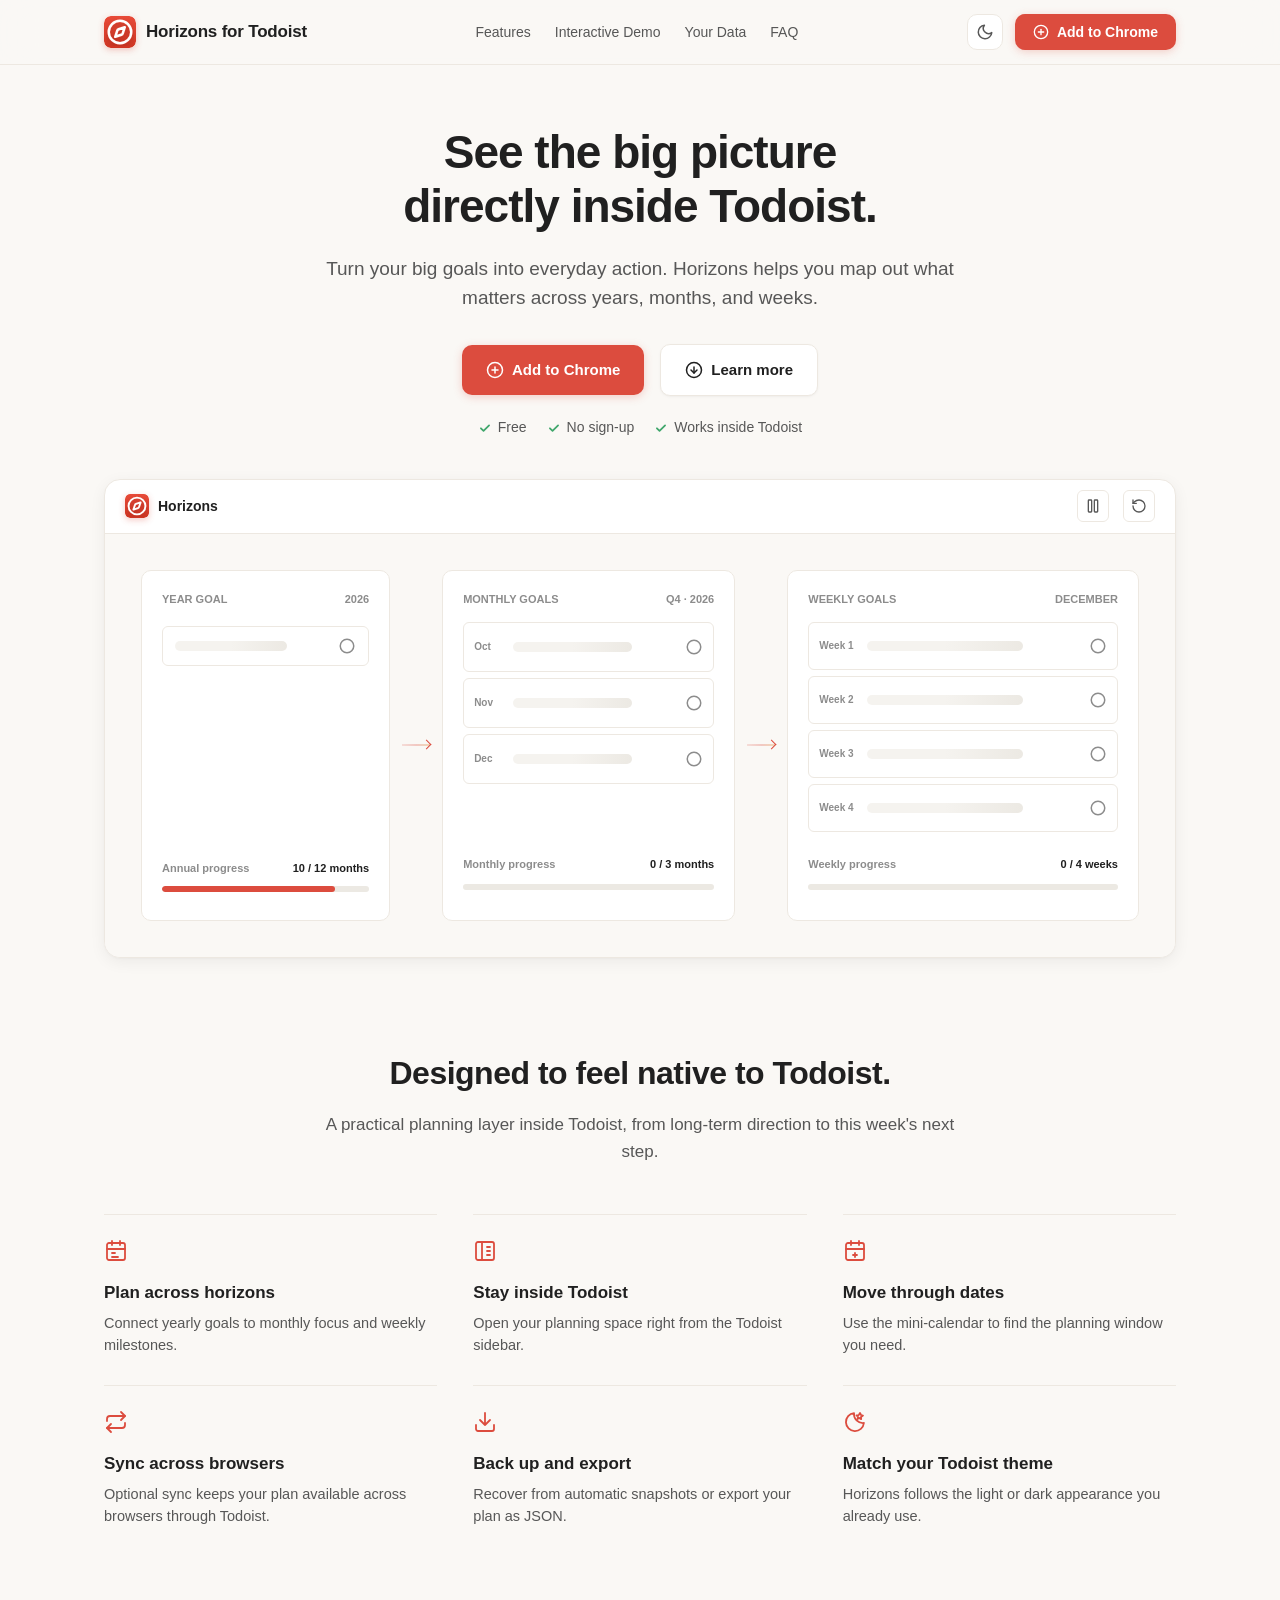
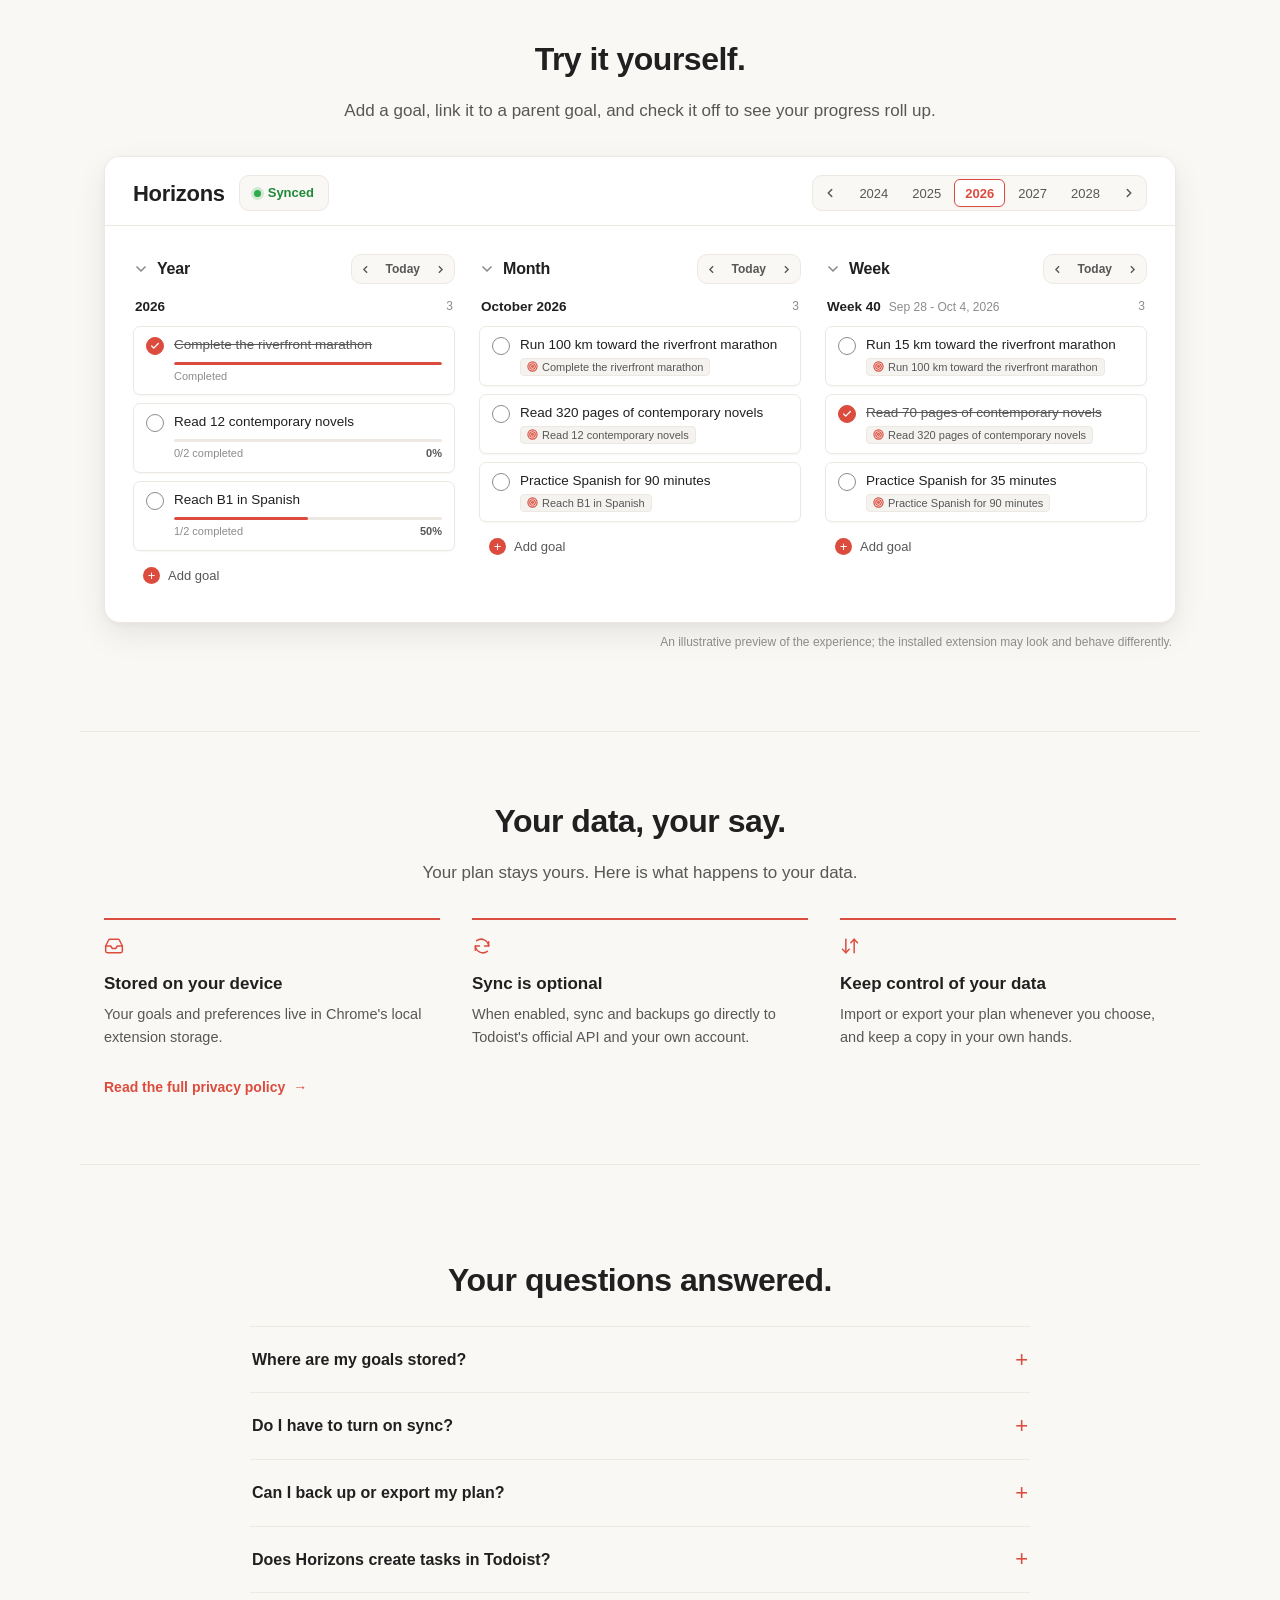
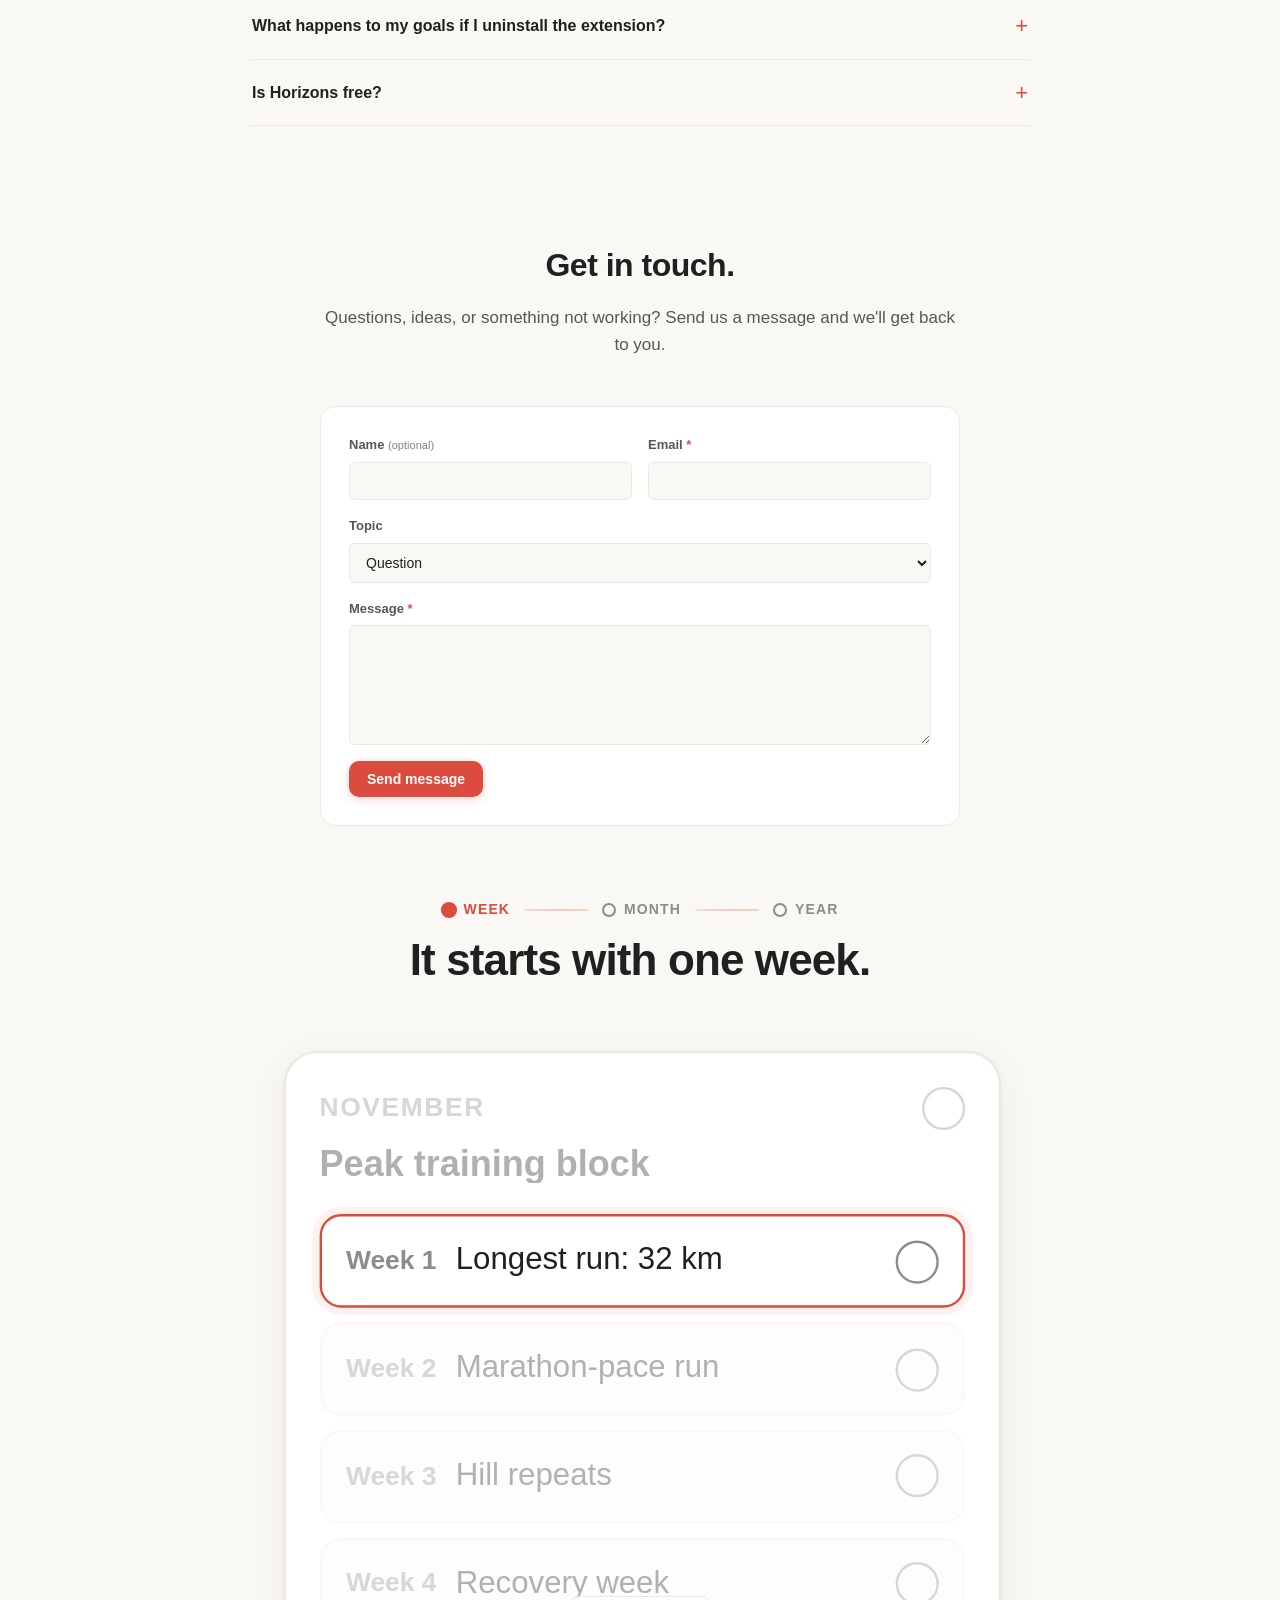
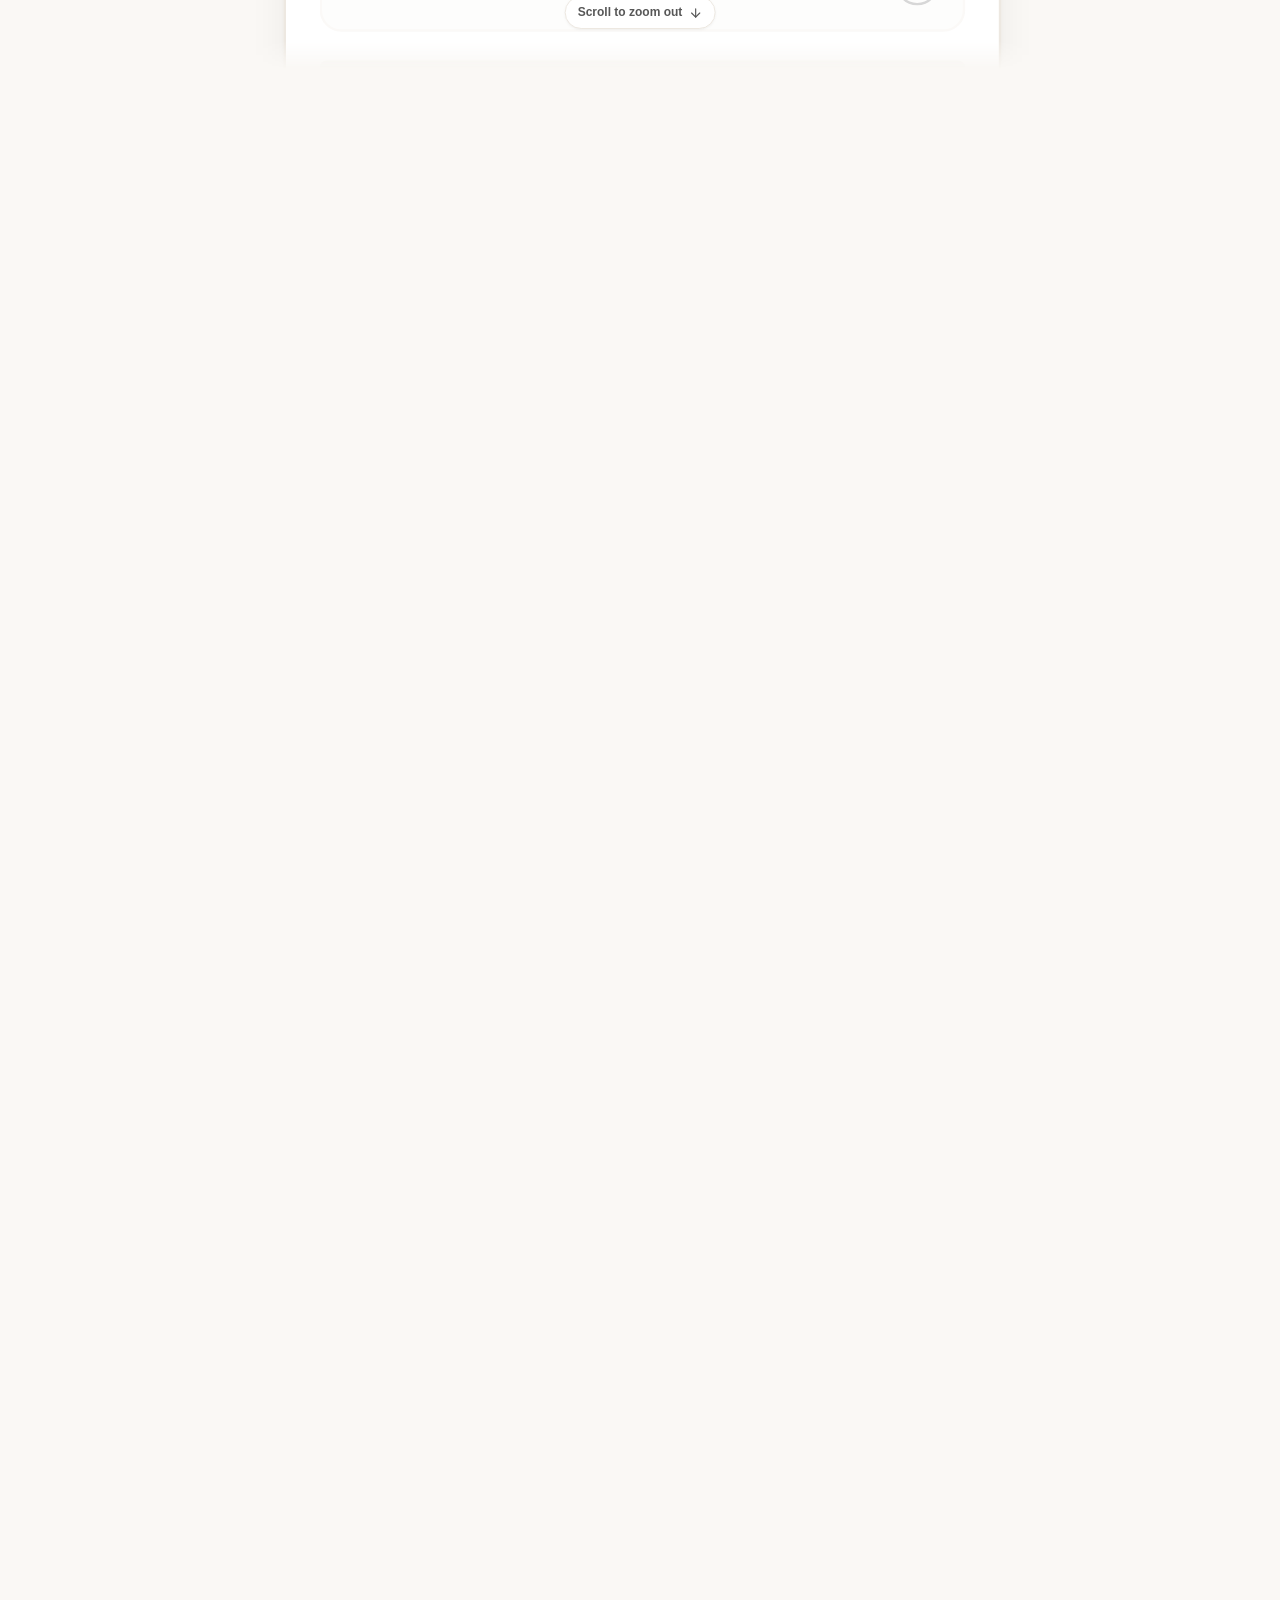
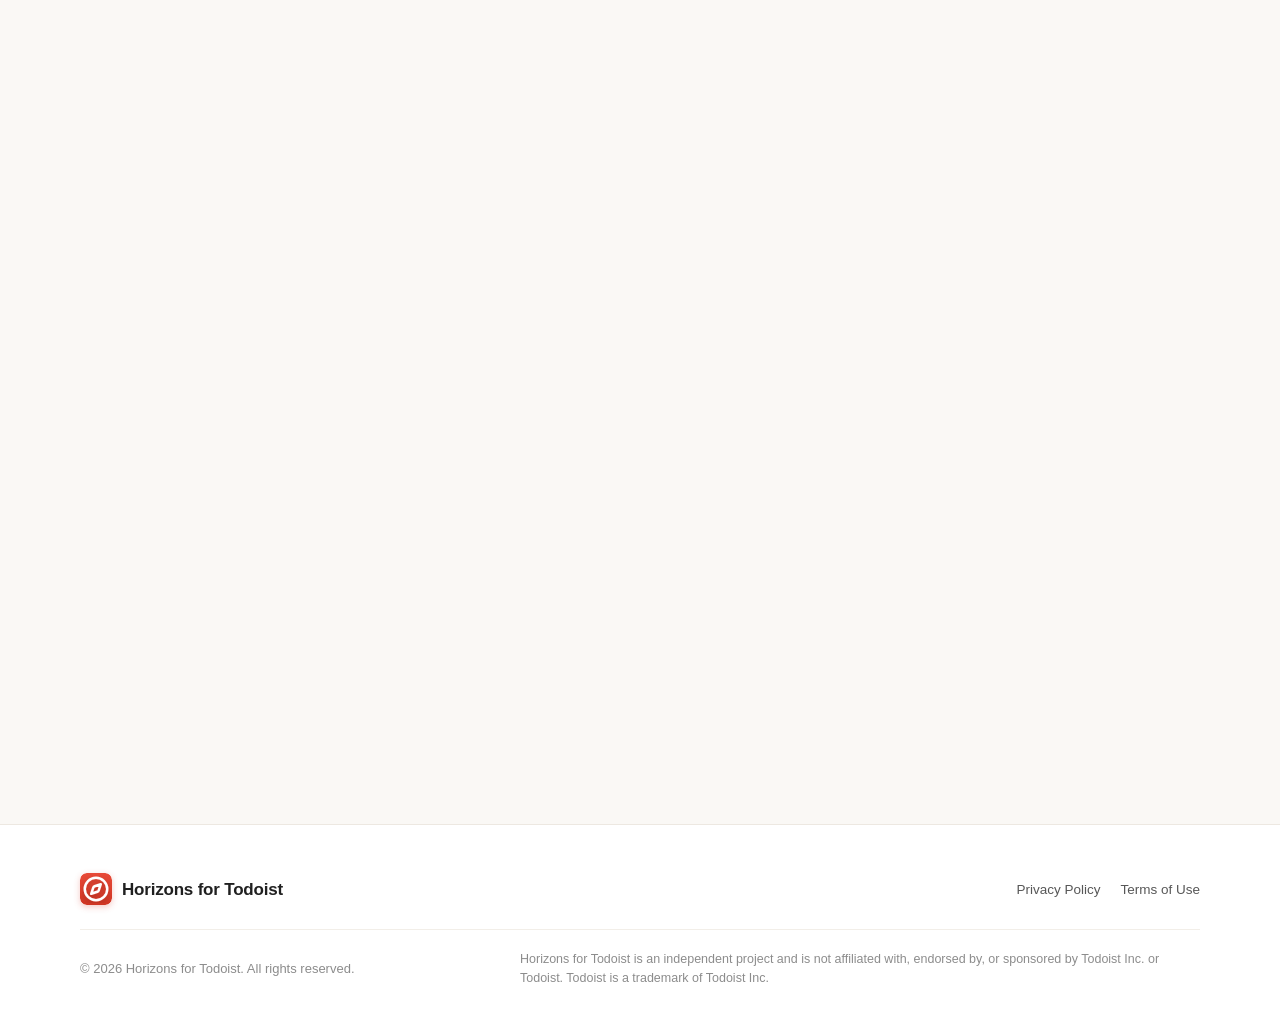
<file: index.html>
<!DOCTYPE html>
<html lang="en">
<head>
  <meta charset="UTF-8">
  <meta name="viewport" content="width=device-width, initial-scale=1.0">
  <meta http-equiv="Content-Security-Policy" content="default-src 'self'; script-src 'self' 'unsafe-inline'; style-src 'self' 'unsafe-inline'; img-src 'self' data:; font-src 'self'; connect-src https://api.web3forms.com; form-action https://api.web3forms.com; object-src 'none'; base-uri 'self'">
  <meta name="referrer" content="strict-origin-when-cross-origin">
  <title>Horizons for Todoist: Plan Long-Term Goals Directly Inside Todoist</title>
  <meta name="description" content="Connect your daily tasks to your biggest life goals. Multi-tiered horizon planning (Year, Month, Week) for Todoist. 100% private and free to use.">
  <link rel="stylesheet" href="style.css?v=20261005-k">
  <link rel="icon" type="image/svg+xml" href="assets/icon/icon.svg">
  <link rel="icon" type="image/png" sizes="32x32" href="assets/icon/32.png">
  <link rel="apple-touch-icon" href="assets/icon/128.png">
</head>
<body>
  <header class="site-header">
    <div class="header-inner">
      <a href="index.html" class="brand">
        <div class="brand-icon"><img src="assets/icon/icon.svg" alt="" width="32" height="32">
        </div>
        <span>Horizons for Todoist</span>
      </a>

      <nav class="site-nav">
        <a href="#upgrades" class="nav-link">Features</a>
        <a href="#preview" class="nav-link">Interactive Demo</a>
        <a href="#privacy-by-design" class="nav-link">Your Data</a>
        <a href="#faq" class="nav-link">FAQ</a>
      </nav>

      <div class="header-actions">
        <button id="themeToggle" class="theme-toggle-btn" aria-label="Toggle theme" title="Toggle theme">
          <svg id="themeIconSun" width="18" height="18" viewBox="0 0 24 24" fill="none" stroke="currentColor" stroke-width="2" stroke-linecap="round" stroke-linejoin="round" style="display: none;">
            <circle cx="12" cy="12" r="5"></circle>
            <line x1="12" y1="1" x2="12" y2="3"></line>
            <line x1="12" y1="21" x2="12" y2="23"></line>
            <line x1="4.22" y1="4.22" x2="5.64" y2="5.64"></line>
            <line x1="18.36" y1="18.36" x2="19.78" y2="19.78"></line>
            <line x1="1" y1="12" x2="3" y2="12"></line>
            <line x1="21" y1="12" x2="23" y2="12"></line>
            <line x1="4.22" y1="19.78" x2="5.64" y2="18.36"></line>
            <line x1="18.36" y1="5.64" x2="19.78" y2="4.22"></line>
          </svg>
          <svg id="themeIconMoon" width="18" height="18" viewBox="0 0 24 24" fill="none" stroke="currentColor" stroke-width="2" stroke-linecap="round" stroke-linejoin="round">
            <path d="M21 12.79A9 9 0 1 1 11.21 3 7 7 0 0 0 21 12.79z"></path>
          </svg>
        </button>

        <a href="https://chromewebstore.google.com/" target="_blank" rel="noopener" class="btn btn-primary">
          <svg aria-hidden="true" width="16" height="16" viewBox="0 0 24 24" fill="none" stroke="currentColor" stroke-width="2" stroke-linecap="round" stroke-linejoin="round">
            <circle cx="12" cy="12" r="10"></circle>
            <path d="M8 12h8"></path>
            <path d="M12 8v8"></path>
          </svg>
          <span>Add to Chrome</span>
        </a>
      </div>
    </div>
  </header>

  <main>
    <!-- Hero Section -->
    <section class="hero page-intro">
      <h1>See the big picture<br>directly inside Todoist.</h1>

      <p class="lead">
        Turn your big goals into everyday action. Horizons helps you map out what matters across years, months, and weeks.
      </p>

      <div class="hero-cta">
        <a href="https://chromewebstore.google.com/" target="_blank" rel="noopener" class="btn btn-primary btn-lg">
          <svg aria-hidden="true" width="18" height="18" viewBox="0 0 24 24" fill="none" stroke="currentColor" stroke-width="2" stroke-linecap="round" stroke-linejoin="round">
            <circle cx="12" cy="12" r="10"></circle>
            <path d="M8 12h8"></path>
            <path d="M12 8v8"></path>
          </svg>
          <span>Add to Chrome</span>
        </a>
        <a href="#walkthrough" class="btn btn-secondary btn-lg js-learn-more">
          <svg aria-hidden="true" width="18" height="18" viewBox="0 0 24 24" fill="none" stroke="currentColor" stroke-width="2" stroke-linecap="round" stroke-linejoin="round">
            <circle cx="12" cy="12" r="10"></circle>
            <path d="M12 8v8"></path>
            <path d="m8 12 4 4 4-4"></path>
          </svg>
          <span>Learn more</span>
        </a>
      </div>

      <ul class="hero-perks" aria-label="Highlights">
        <li>Free</li>
        <li>No sign-up</li>
        <li>Works inside Todoist</li>
      </ul>
    </section>

    <section class="section-container walkthrough-section" id="walkthrough" aria-labelledby="journey-demo-label">
      <figure class="journey-demo scroll-reveal" aria-labelledby="journey-demo-label">
        <figcaption class="journey-demo-toolbar">
          <span class="journey-demo-label" id="journey-demo-label"><span class="brand-icon journey-demo-logo" aria-hidden="true"><img src="assets/icon/icon.svg" alt="" width="24" height="24"></span> Horizons</span>
          <div class="journey-demo-controls">
            <button class="journey-demo-toggle journey-icon-button" type="button" aria-pressed="false" aria-label="Pause sequence" title="Pause sequence" hidden><svg class="icon-pause" aria-hidden="true" viewBox="0 0 24 24" width="16" height="16" fill="none" stroke="currentColor" stroke-width="2" stroke-linecap="round" stroke-linejoin="round"><rect x="14" y="3" width="5" height="18" rx="1"/><rect x="5" y="3" width="5" height="18" rx="1"/></svg><svg class="icon-play" aria-hidden="true" viewBox="0 0 24 24" width="16" height="16" fill="none" stroke="currentColor" stroke-width="2" stroke-linecap="round" stroke-linejoin="round"><path d="M5 5a2 2 0 0 1 3.008-1.728l11.997 6.998a2 2 0 0 1 .003 3.458l-12 7A2 2 0 0 1 5 19z"/></svg></button>
            <button class="journey-demo-restart journey-icon-button" type="button" aria-label="Restart sequence" title="Restart sequence" hidden><svg aria-hidden="true" viewBox="0 0 24 24" width="16" height="16" fill="none" stroke="currentColor" stroke-width="2" stroke-linecap="round" stroke-linejoin="round"><path d="M3 12a9 9 0 1 0 9-9 9.75 9.75 0 0 0-6.74 2.74L3 8"/><path d="M3 3v5h5"/></svg></button>
          </div>
        </figcaption>

        <div class="journey-flow is-full-flow">
          <article class="journey-step journey-year">
            <div class="journey-step-label"><span>Year goal</span><span>2026</span></div>
            <div class="journey-goal-entry journey-year-entry is-saved">
              <span class="journey-goal-copy" data-placeholder="Add a yearly goal">Run my first marathon</span>
                <span class="journey-goal-check journey-year-check is-complete">
              <svg aria-hidden="true" viewBox="0 0 24 24" fill="none" stroke="currentColor" stroke-width="2" stroke-linecap="round" stroke-linejoin="round"><circle cx="12" cy="12" r="9"></circle><path class="journey-check-path" d="m8 12 2.5 2.5L16 9"></path></svg>
                </span>
            </div>
            <div class="journey-year-progress" aria-hidden="true">
              <div class="journey-progress-line">
                <span>Annual progress</span>
                <span class="journey-year-count">12 / 12 months</span>
              </div>
              <div class="journey-progress-track"><span class="journey-year-fill journey-progress-fill"></span></div>
            </div>
          </article>

          <span class="journey-connector journey-connector-year-quarter" aria-hidden="true"></span>

          <article class="journey-step journey-quarter">
            <div class="journey-step-label"><span>Monthly goals</span><span>Q4 · 2026</span></div>
            <ul class="journey-month-list">
              <li class="journey-month-item is-complete" data-month="October">
                <span class="journey-month-name">Oct</span>
                <div class="journey-goal-entry is-saved">
                  <span class="journey-goal-copy" data-placeholder="Add a monthly goal">Run 28 km in one go</span>
                </div>
                <span class="journey-goal-check journey-month-check is-complete">
                  <svg aria-hidden="true" viewBox="0 0 24 24" fill="none" stroke="currentColor" stroke-width="2" stroke-linecap="round" stroke-linejoin="round"><circle cx="12" cy="12" r="9"></circle><path class="journey-check-path" d="m8 12 2.5 2.5L16 9"></path></svg>
                </span>
              </li>
              <li class="journey-month-item is-complete" data-month="November">
                <span class="journey-month-name">Nov</span>
                <div class="journey-goal-entry is-saved">
                  <span class="journey-goal-copy" data-placeholder="Add a monthly goal">Run 32 km in one go</span>
                </div>
                <span class="journey-goal-check journey-month-check is-complete">
                  <svg aria-hidden="true" viewBox="0 0 24 24" fill="none" stroke="currentColor" stroke-width="2" stroke-linecap="round" stroke-linejoin="round"><circle cx="12" cy="12" r="9"></circle><path class="journey-check-path" d="m8 12 2.5 2.5L16 9"></path></svg>
                </span>
              </li>
              <li class="journey-month-item is-complete" data-month="December">
                <span class="journey-month-name">Dec</span>
                <div class="journey-goal-entry is-saved">
                  <span class="journey-goal-copy" data-placeholder="Add a monthly goal">Race day: 42.2 km</span>
                </div>
                <span class="journey-goal-check journey-month-check is-complete">
                  <svg aria-hidden="true" viewBox="0 0 24 24" fill="none" stroke="currentColor" stroke-width="2" stroke-linecap="round" stroke-linejoin="round"><circle cx="12" cy="12" r="9"></circle><path class="journey-check-path" d="m8 12 2.5 2.5L16 9"></path></svg>
                </span>
              </li>
            </ul>
            <div class="journey-quarter-progress" aria-hidden="true">
              <div class="journey-progress-line"><span>Monthly progress</span><span class="journey-quarter-count">3 / 3 months</span></div>
              <div class="journey-progress-track"><span class="journey-quarter-fill journey-progress-fill"></span></div>
            </div>
          </article>

          <span class="journey-connector journey-connector-quarter-weeks" aria-hidden="true"></span>

          <article class="journey-step journey-weeks">
            <div class="journey-step-label"><span>Weekly goals</span><span class="journey-week-month">December</span></div>
            <ul class="journey-week-list">
              <li class="journey-week-item is-complete" data-week="1">
                <span class="journey-week-number">Week 1</span>
                <div class="journey-goal-entry is-saved">
                  <span class="journey-goal-copy" data-placeholder="Add a weekly goal">Aerobic 20 km run</span>
                </div>
                <span class="journey-goal-check journey-week-check is-complete"><svg aria-hidden="true" viewBox="0 0 24 24" fill="none" stroke="currentColor" stroke-width="2" stroke-linecap="round" stroke-linejoin="round"><circle cx="12" cy="12" r="9"></circle><path class="journey-check-path" d="m8 12 2.5 2.5L16 9"></path></svg></span>
              </li>
              <li class="journey-week-item is-complete" data-week="2">
                <span class="journey-week-number">Week 2</span>
                <div class="journey-goal-entry is-saved">
                  <span class="journey-goal-copy" data-placeholder="Add a weekly goal">Aerobic 12 km run</span>
                </div>
                <span class="journey-goal-check journey-week-check is-complete"><svg aria-hidden="true" viewBox="0 0 24 24" fill="none" stroke="currentColor" stroke-width="2" stroke-linecap="round" stroke-linejoin="round"><circle cx="12" cy="12" r="9"></circle><path class="journey-check-path" d="m8 12 2.5 2.5L16 9"></path></svg></span>
              </li>
              <li class="journey-week-item is-complete" data-week="3">
                <span class="journey-week-number">Week 3</span>
                <div class="journey-goal-entry is-saved">
                  <span class="journey-goal-copy" data-placeholder="Add a weekly goal">8 km, including 3 km fast</span>
                </div>
                <span class="journey-goal-check journey-week-check is-complete"><svg aria-hidden="true" viewBox="0 0 24 24" fill="none" stroke="currentColor" stroke-width="2" stroke-linecap="round" stroke-linejoin="round"><circle cx="12" cy="12" r="9"></circle><path class="journey-check-path" d="m8 12 2.5 2.5L16 9"></path></svg></span>
              </li>
              <li class="journey-week-item is-complete" data-week="4">
                <span class="journey-week-number">Week 4</span>
                <div class="journey-goal-entry is-saved">
                  <span class="journey-goal-copy" data-placeholder="Add a weekly goal">Race day: 42.2 km</span>
                </div>
                <span class="journey-goal-check journey-week-check is-complete"><svg aria-hidden="true" viewBox="0 0 24 24" fill="none" stroke="currentColor" stroke-width="2" stroke-linecap="round" stroke-linejoin="round"><circle cx="12" cy="12" r="9"></circle><path class="journey-check-path" d="m8 12 2.5 2.5L16 9"></path></svg></span>
              </li>
            </ul>
            <div class="journey-week-progress" aria-hidden="true">
              <div class="journey-progress-line"><span>Weekly progress</span><span class="journey-week-count">4 / 4 weeks</span></div>
              <div class="journey-progress-track"><span class="journey-week-fill journey-progress-fill"></span></div>
            </div>
          </article>
        </div>
        <svg class="journey-cursor" aria-hidden="true" viewBox="0 0 24 24"><path d="M5 3v17l5-5 4 7 3-2-4-7h7L5 3z"></path></svg>
      </figure>
    </section>

    <section class="section-container upgrade-section" id="upgrades" aria-labelledby="upgrades-title">
      <div class="section-header">
        <h2 id="upgrades-title">Designed to feel native to Todoist.</h2>
        <p>A practical planning layer inside Todoist, from long-term direction to this week's next step.</p>
      </div>

      <div class="upgrade-grid">
        <article class="upgrade-item scroll-reveal">
          <svg aria-hidden="true" viewBox="0 0 24 24" fill="none" stroke="currentColor" stroke-width="1.8" stroke-linecap="round" stroke-linejoin="round">
            <rect x="3" y="4" width="18" height="17" rx="2"></rect>
            <path d="M16 2v4M8 2v4M3 10h18M8 14h3M8 18h6"></path>
          </svg>
          <h3>Plan across horizons</h3>
          <p>Connect yearly goals to monthly focus and weekly milestones.</p>
        </article>

        <article class="upgrade-item scroll-reveal">
          <svg aria-hidden="true" viewBox="0 0 24 24" fill="none" stroke="currentColor" stroke-width="1.8" stroke-linecap="round" stroke-linejoin="round">
            <rect x="3" y="3" width="18" height="18" rx="2"></rect>
            <path d="M9 3v18M14 8h3M14 12h3M14 16h3"></path>
          </svg>
          <h3>Stay inside Todoist</h3>
          <p>Open your planning space right from the Todoist sidebar.</p>
        </article>

        <article class="upgrade-item scroll-reveal">
          <svg aria-hidden="true" viewBox="0 0 24 24" fill="none" stroke="currentColor" stroke-width="1.8" stroke-linecap="round" stroke-linejoin="round">
            <rect x="3" y="4" width="18" height="17" rx="2"></rect>
            <path d="M16 2v4M8 2v4M3 10h18M12 14v4m-2-2h4"></path>
          </svg>
          <h3>Move through dates</h3>
          <p>Use the mini-calendar to find the planning window you need.</p>
        </article>

        <article class="upgrade-item scroll-reveal">
          <svg aria-hidden="true" viewBox="0 0 24 24" fill="none" stroke="currentColor" stroke-width="1.8" stroke-linecap="round" stroke-linejoin="round">
            <path d="m17 2 4 4-4 4"></path>
            <path d="M3 11V9a3 3 0 0 1 3-3h15M7 22l-4-4 4-4"></path>
            <path d="M21 13v2a3 3 0 0 1-3 3H3"></path>
          </svg>
          <h3>Sync across browsers</h3>
          <p>Optional sync keeps your plan available across browsers through Todoist.</p>
        </article>

        <article class="upgrade-item scroll-reveal">
          <svg aria-hidden="true" viewBox="0 0 24 24" fill="none" stroke="currentColor" stroke-width="1.8" stroke-linecap="round" stroke-linejoin="round">
            <path d="M21 15v4a2 2 0 0 1-2 2H5a2 2 0 0 1-2-2v-4"></path>
            <path d="m7 10 5 5 5-5M12 15V3"></path>
          </svg>
          <h3>Back up and export</h3>
          <p>Recover from automatic snapshots or export your plan as JSON.</p>
        </article>

        <article class="upgrade-item scroll-reveal">
          <svg aria-hidden="true" viewBox="0 0 24 24" fill="none" stroke="currentColor" stroke-width="1.8" stroke-linecap="round" stroke-linejoin="round">
            <path d="M20.9 13A9 9 0 0 1 11 3.1 9 9 0 1 0 20.9 13Z"></path>
            <path d="m17 3 1 2 2 .5-2 1.5.2 2.2L16.5 8l-2 1 .6-2.2-1.6-1.5 2.2-.2L17 3Z"></path>
          </svg>
          <h3>Match your Todoist theme</h3>
          <p>Horizons follows the light or dark appearance you already use.</p>
        </article>
      </div>
    </section>

    <!-- Interactive Demo Section -->
    <section class="preview-container" id="preview" aria-labelledby="walkthrough-title">
      <div class="section-header">
        <h2 id="walkthrough-title">Try it yourself.</h2>
        <p>Add a goal, link it to a parent goal, and check it off to see your progress roll up.</p>
      </div>

      <div class="preview-shell">
        <!-- Authentic Horizons Header -->
        <div class="preview-app-topbar scroll-reveal">
          <div class="preview-app-brand">
            <h2 class="preview-app-heading">Horizons</h2>
            <div class="preview-status-indicator" title="Sync Status: All goals synced">
              <span class="preview-status-inner">
                <span class="preview-status-dot"></span>
                <span class="preview-status-text">Synced</span>
              </span>
            </div>
          </div>

          <!-- Year Navigation Bar matching extension -->
          <div class="preview-year-nav">
            <button type="button" class="preview-year-arrow" id="year-previous" onclick="shiftYear(-1)" title="Previous year" aria-label="Previous year">
              <svg width="14" height="14" viewBox="0 0 24 24" fill="none" stroke="currentColor" stroke-width="2.5" stroke-linecap="round" stroke-linejoin="round">
                <polyline points="15 18 9 12 15 6"></polyline>
              </svg>
            </button>
            <div class="preview-year-buttons" id="yearButtons" role="group" aria-label="Select year"></div>
            <button type="button" class="preview-year-arrow" id="year-next" onclick="shiftYear(1)" title="Next year" aria-label="Next year">
              <svg width="14" height="14" viewBox="0 0 24 24" fill="none" stroke="currentColor" stroke-width="2.5" stroke-linecap="round" stroke-linejoin="round">
                <polyline points="9 18 15 12 9 6"></polyline>
              </svg>
            </button>
          </div>
        </div>

        <!-- Workspaces stacked vertically matching actual extension -->
        <div class="preview-workspaces">
          <!-- 1. Year Section -->
          <section class="preview-tier-section scroll-reveal" id="tier-year">
            <div class="preview-section-header">
              <div class="preview-section-left" role="button" tabindex="0" aria-expanded="true" aria-controls="content-year" onclick="toggleTierCollapse('year')" onkeydown="handleTierCollapseKey(event, 'year')">
                <svg class="tier-chevron" id="chevron-year" width="16" height="16" viewBox="0 0 24 24" fill="none" stroke="currentColor" stroke-width="2.5" stroke-linecap="round" stroke-linejoin="round">
                  <polyline points="6 9 12 15 18 9"></polyline>
                </svg>
                <h3 class="preview-section-title">Year</h3>
              </div>
              <div class="preview-section-controls">
                <div class="preview-nav-group">
                  <button type="button" class="preview-nav-arrow" id="year-horizon-previous" onclick="shiftYear(-1)" title="Previous year" aria-label="Previous year">
                    <svg width="13" height="13" viewBox="0 0 24 24" fill="none" stroke="currentColor" stroke-width="2.5"><polyline points="15 18 9 12 15 6"></polyline></svg>
                  </button>
                  <button type="button" class="preview-nav-today" id="year-horizon-today" onclick="selectToday('year')">Today</button>
                  <button type="button" class="preview-nav-arrow" id="year-horizon-next" onclick="shiftYear(1)" title="Next year" aria-label="Next year">
                    <svg width="13" height="13" viewBox="0 0 24 24" fill="none" stroke="currentColor" stroke-width="2.5"><polyline points="9 18 15 12 9 6"></polyline></svg>
                  </button>
                </div>
              </div>
            </div>
            <div class="tier-content" id="content-year">
              <div class="preview-lane-header">
                <span class="preview-lane-label" id="laneTitle-year">2026</span>
                <span class="preview-lane-count" id="count-year">3</span>
              </div>
              <div class="tier-goal-list" id="goalList-year"></div>
              <button type="button" class="mini-add-trigger" id="addBtn-year" onclick="openComposerForTier('year')">
                <span class="plus-circle">+</span>
                <span>Add goal</span>
              </button>
              <div class="mini-inline-composer" id="composer-year">
                <input type="text" class="mini-composer-input" id="input-year" placeholder="Add yearly goal..." onkeydown="handleComposerKey(event, 'year')">
                <div class="mini-composer-actions">
                  <button type="button" class="mini-composer-btn-cancel" onclick="closeComposerForTier('year')">Cancel</button>
                  <button type="button" class="mini-composer-btn-save" onclick="submitGoalForTier('year')">Add goal</button>
                </div>
              </div>
            </div>
          </section>

          <!-- 2. Month Section -->
          <section class="preview-tier-section scroll-reveal" id="tier-month">
            <div class="preview-section-header">
              <div class="preview-section-left" role="button" tabindex="0" aria-expanded="true" aria-controls="content-month" onclick="toggleTierCollapse('month')" onkeydown="handleTierCollapseKey(event, 'month')">
                <svg class="tier-chevron" id="chevron-month" width="16" height="16" viewBox="0 0 24 24" fill="none" stroke="currentColor" stroke-width="2.5" stroke-linecap="round" stroke-linejoin="round">
                  <polyline points="6 9 12 15 18 9"></polyline>
                </svg>
                <h3 class="preview-section-title">Month</h3>
              </div>
              <div class="preview-section-controls">
                <div class="preview-nav-group">
                  <button type="button" class="preview-nav-arrow" id="month-previous" onclick="shiftPeriod('month', -1)" title="Previous month" aria-label="Previous month">
                    <svg width="13" height="13" viewBox="0 0 24 24" fill="none" stroke="currentColor" stroke-width="2.5"><polyline points="15 18 9 12 15 6"></polyline></svg>
                  </button>
                  <button type="button" class="preview-nav-today" onclick="selectToday('month')">Today</button>
                  <button type="button" class="preview-nav-arrow" id="month-next" onclick="shiftPeriod('month', 1)" title="Next month" aria-label="Next month">
                    <svg width="13" height="13" viewBox="0 0 24 24" fill="none" stroke="currentColor" stroke-width="2.5"><polyline points="9 18 15 12 9 6"></polyline></svg>
                  </button>
                </div>
              </div>
            </div>
            <div class="tier-content" id="content-month">
              <div class="preview-lane-header">
                <span class="preview-lane-label" id="laneTitle-month">October</span>
                <span class="preview-lane-count" id="count-month">3</span>
              </div>
              <div class="tier-goal-list" id="goalList-month"></div>
              <button type="button" class="mini-add-trigger" id="addBtn-month" onclick="openComposerForTier('month')">
                <span class="plus-circle">+</span>
                <span>Add goal</span>
              </button>
              <div class="mini-inline-composer" id="composer-month">
                <input type="text" class="mini-composer-input" id="input-month" placeholder="Add monthly focus..." onkeydown="handleComposerKey(event, 'month')">
                <label class="mini-composer-parent">
                  <span>Parent goal</span>
                  <select class="mini-composer-select" id="parent-month"></select>
                </label>
                <div class="mini-composer-actions">
                  <button type="button" class="mini-composer-btn-cancel" onclick="closeComposerForTier('month')">Cancel</button>
                  <button type="button" class="mini-composer-btn-save" onclick="submitGoalForTier('month')">Add goal</button>
                </div>
              </div>
            </div>
          </section>

          <!-- 3. Week Section -->
          <section class="preview-tier-section scroll-reveal" id="tier-week">
            <div class="preview-section-header">
              <div class="preview-section-left" role="button" tabindex="0" aria-expanded="true" aria-controls="content-week" onclick="toggleTierCollapse('week')" onkeydown="handleTierCollapseKey(event, 'week')">
                <svg class="tier-chevron" id="chevron-week" width="16" height="16" viewBox="0 0 24 24" fill="none" stroke="currentColor" stroke-width="2.5" stroke-linecap="round" stroke-linejoin="round">
                  <polyline points="6 9 12 15 18 9"></polyline>
                </svg>
                <h3 class="preview-section-title">Week</h3>
              </div>
              <div class="preview-section-controls">
                <div class="preview-nav-group">
                  <button type="button" class="preview-nav-arrow" id="week-previous" onclick="shiftPeriod('week', -1)" title="Previous week" aria-label="Previous week">
                    <svg width="13" height="13" viewBox="0 0 24 24" fill="none" stroke="currentColor" stroke-width="2.5"><polyline points="15 18 9 12 15 6"></polyline></svg>
                  </button>
                  <button type="button" class="preview-nav-today" onclick="selectToday('week')">Today</button>
                  <button type="button" class="preview-nav-arrow" id="week-next" onclick="shiftPeriod('week', 1)" title="Next week" aria-label="Next week">
                    <svg width="13" height="13" viewBox="0 0 24 24" fill="none" stroke="currentColor" stroke-width="2.5"><polyline points="9 18 15 12 9 6"></polyline></svg>
                  </button>
                </div>
              </div>
            </div>
            <div class="tier-content" id="content-week">
              <div class="preview-lane-header">
                <div class="preview-week-header-info">
                  <span class="preview-lane-label" id="laneTitle-week">Week 40</span>
                  <span class="preview-week-dates" id="laneDates-week"></span>
                </div>
                <span class="preview-lane-count" id="count-week">3</span>
              </div>
              <div class="tier-goal-list" id="goalList-week"></div>
              <button type="button" class="mini-add-trigger" id="addBtn-week" onclick="openComposerForTier('week')">
                <span class="plus-circle">+</span>
                <span>Add goal</span>
              </button>
              <div class="mini-inline-composer" id="composer-week">
                <input type="text" class="mini-composer-input" id="input-week" placeholder="Add weekly milestone..." onkeydown="handleComposerKey(event, 'week')">
                <label class="mini-composer-parent">
                  <span>Parent goal</span>
                  <select class="mini-composer-select" id="parent-week"></select>
                </label>
                <div class="mini-composer-actions">
                  <button type="button" class="mini-composer-btn-cancel" onclick="closeComposerForTier('week')">Cancel</button>
                  <button type="button" class="mini-composer-btn-save" onclick="submitGoalForTier('week')">Add goal</button>
                </div>
              </div>
            </div>
          </section>
        </div>
      </div>
      <p class="preview-disclaimer scroll-reveal">An illustrative preview of the experience; the installed extension may look and behave differently.</p>
    </section>

    <section class="section-container privacy-section" id="privacy-by-design" aria-labelledby="privacy-title">
      <div class="section-header">
        <h2 id="privacy-title">Your data, your say.</h2>
        <p>Your plan stays yours. Here is what happens to your data.</p>
      </div>

      <div class="privacy-grid">
        <article class="privacy-point scroll-reveal">
          <svg class="privacy-icon" aria-hidden="true" viewBox="0 0 24 24" fill="none" stroke="currentColor" stroke-width="1.8" stroke-linecap="round" stroke-linejoin="round">
            <path d="M22 12h-6l-2 3h-4l-2-3H2"></path>
            <path d="M5.45 5.11 2 12v6a2 2 0 0 0 2 2h16a2 2 0 0 0 2-2v-6l-3.45-6.89A2 2 0 0 0 16.76 4H7.24a2 2 0 0 0-1.79 1.11Z"></path>
          </svg>
          <h3>Stored on your device</h3>
          <p>Your goals and preferences live in Chrome's local extension storage.</p>
        </article>
        <article class="privacy-point scroll-reveal">
          <svg class="privacy-icon" aria-hidden="true" viewBox="0 0 24 24" fill="none" stroke="currentColor" stroke-width="1.8" stroke-linecap="round" stroke-linejoin="round">
            <path d="M20 7v5h-5"></path>
            <path d="M4 17v-5h5"></path>
            <path d="M5.64 5.64A9 9 0 0 1 20 12"></path>
            <path d="M18.36 18.36A9 9 0 0 1 4 12"></path>
          </svg>
          <h3>Sync is optional</h3>
          <p>When enabled, sync and backups go directly to Todoist's official API and your own account.</p>
        </article>
        <article class="privacy-point scroll-reveal">
          <svg class="privacy-icon" aria-hidden="true" viewBox="0 0 24 24" fill="none" stroke="currentColor" stroke-width="1.8" stroke-linecap="round" stroke-linejoin="round">
            <path d="m3 16 4 4 4-4"></path>
            <path d="M7 20V4"></path>
            <path d="m21 8-4-4-4 4"></path>
            <path d="M17 4v16"></path>
          </svg>
          <h3>Keep control of your data</h3>
          <p>Import or export your plan whenever you choose, and keep a copy in your own hands.</p>
        </article>
      </div>

      <a class="privacy-link" href="privacy.html">Read the full privacy policy <span aria-hidden="true">→</span></a>
    </section>

    <section class="section-container faq-section" id="faq" aria-labelledby="faq-title">
      <div class="section-header">
        <h2 id="faq-title">Your questions answered.</h2>
      </div>

      <div class="faq-list">
        <details class="faq-item scroll-reveal">
          <summary>Where are my goals stored?</summary>
          <div class="faq-answer">
            <p>Goals and preferences are stored locally in your browser.</p>

            <p>If you enable sync, Horizons also stores your goals in a separate project in your Todoist account.</p>
          </div>
        </details>
        <details class="faq-item scroll-reveal">
          <summary>Do I have to turn on sync?</summary>
          <div class="faq-answer"><p>No. Sync and backups are optional. You can keep your planning data on this device.</p></div>
        </details>
        <details class="faq-item scroll-reveal">
          <summary>Can I back up or export my plan?</summary>
          <div class="faq-answer"><p>Yes. Horizons includes automatic snapshots and a JSON export so you can keep a copy of your plan.</p></div>
        </details>
        <details class="faq-item scroll-reveal">
          <summary>Does Horizons create tasks in Todoist?</summary>
          <div class="faq-answer">
            <p>No. Horizons doesn't create or delete tasks in your regular Todoist projects or change your regular to-dos.</p>

            <p>If sync or backups are enabled, Horizons creates a separate, hidden Todoist project to store its planning data.</p>
          </div>
        </details>
        <details class="faq-item scroll-reveal">
          <summary>What happens to my goals if I uninstall the extension?</summary>
          <div class="faq-answer">
            <p>If you uninstall Horizons without sync or backups enabled, your local data is removed.</p>

            <p>If you have sync and/or backups enabled, your goals remain in a separate Todoist project and can be restored when you reinstall the extension. You can also restore a JSON backup.</p>
          </div>
        </details>
        <details class="faq-item scroll-reveal">
          <summary>Is Horizons free?</summary>
          <div class="faq-answer"><p>Yes. Horizons is free to use, with no separate sign-up or monthly fee.</p></div>
        </details>
      </div>
    </section>


    <section class="section-container contact-section scroll-reveal" id="contact" aria-labelledby="contact-title">
      <div class="section-header">
        <h2 id="contact-title">Get in touch.</h2>
        <p>Questions, ideas, or something not working? Send us a message and we'll get back to you.</p>
      </div>
      <form class="contact-form" id="contact-form" action="https://api.web3forms.com/submit" method="POST">
        <input type="hidden" name="access_key" value="f91a7e7a-2f77-4b8a-9de7-323b3e25a975">
        <input type="hidden" name="subject" value="[Horizons Website] Contact">
        <input type="hidden" name="from_name" value="Horizons Website">
        <div class="contact-botcheck" aria-hidden="true">
          <input type="text" name="botcheck" tabindex="-1" autocomplete="off">
        </div>
        <div class="contact-row">
          <label class="contact-field">
            <span>Name <small class="contact-optional">(optional)</small></span>
            <input type="text" name="name" autocomplete="name" maxlength="100">
          </label>
          <label class="contact-field">
            <span>Email <span class="contact-required" aria-hidden="true">*</span></span>
            <input type="email" name="email" autocomplete="email" maxlength="100" required>
          </label>
        </div>
        <label class="contact-field">
          <span>Topic</span>
          <select name="topic">
            <option>Question</option>
            <option>Bug report</option>
            <option>Feature idea</option>
            <option>Other</option>
          </select>
        </label>
        <label class="contact-field">
          <span>Message <span class="contact-required" aria-hidden="true">*</span></span>
          <textarea name="message" rows="5" minlength="10" maxlength="3000" required></textarea>
        </label>
        <div class="contact-actions">
          <button type="submit" class="btn btn-primary">Send message</button>
          <p class="contact-status" role="status" aria-live="polite"></p>
        </div>
      </form>
    </section>
    <section class="cta-zoom" id="cta-zoom" aria-labelledby="cta-zoom-title">
      <div class="cta-zoom-sticky">
        <div class="cta-zoom-top" aria-hidden="true">
          <div class="cta-zoom-steps">
            <span class="cta-zoom-step">Week</span>
            <span class="cta-zoom-step-line"><i></i></span>
            <span class="cta-zoom-step">Month</span>
            <span class="cta-zoom-step-line"><i></i></span>
            <span class="cta-zoom-step">Year</span>
          </div>
          <p class="cta-zoom-caption">It starts with one week.</p>
        </div>
        <div class="cta-zoom-stage" aria-hidden="true">
          <div class="cta-zoom-map">
            <article class="cta-zoom-year">
              <div class="cta-zoom-card-head"><span class="cta-zoom-kicker">2026 &middot; Year goal</span><span class="cta-zoom-check" aria-hidden="true"><svg viewBox="0 0 24 24"><path d="m7 12.5 3.2 3.2L17 9"></path></svg></span></div>
              <strong class="cta-zoom-title">Run my first marathon</strong>
              <div class="cta-zoom-pips"><i></i><i></i><i></i><i></i><i></i><i></i><i></i><i></i><i></i><i></i><i></i><i></i></div>
              <span class="cta-zoom-count"><b data-zoom-year-count>10</b> / 12 months done</span>
            </article>
            <div class="cta-zoom-months">
              <article class="cta-zoom-month cta-zoom-more is-done" aria-label="January to October: 10 months done">
                <span class="cta-zoom-kicker">Jan – Oct</span>
                <strong class="cta-zoom-more-count">+10</strong>
                <span class="cta-zoom-more-label">months done</span>
                <span class="cta-zoom-check" aria-hidden="true"><svg viewBox="0 0 24 24"><path d="m7 12.5 3.2 3.2L17 9"></path></svg></span>
              </article>
              <article class="cta-zoom-month" data-zoom-month="nov">
                <div class="cta-zoom-card-head"><span class="cta-zoom-kicker">November</span><span class="cta-zoom-check" aria-hidden="true"><svg viewBox="0 0 24 24"><path d="m7 12.5 3.2 3.2L17 9"></path></svg></span></div>
                <strong class="cta-zoom-title">Peak training block</strong>
                <ul class="cta-zoom-weeks">
                  <li class="cta-zoom-week" data-zoom-focus><span class="cta-zoom-week-label">Week 1</span><span class="cta-zoom-week-text">Longest run: 32 km</span><span class="cta-zoom-check" aria-hidden="true"><svg viewBox="0 0 24 24"><path d="m7 12.5 3.2 3.2L17 9"></path></svg></span></li>
                  <li class="cta-zoom-week"><span class="cta-zoom-week-label">Week 2</span><span class="cta-zoom-week-text">Marathon-pace run</span><span class="cta-zoom-check" aria-hidden="true"><svg viewBox="0 0 24 24"><path d="m7 12.5 3.2 3.2L17 9"></path></svg></span></li>
                  <li class="cta-zoom-week"><span class="cta-zoom-week-label">Week 3</span><span class="cta-zoom-week-text">Hill repeats</span><span class="cta-zoom-check" aria-hidden="true"><svg viewBox="0 0 24 24"><path d="m7 12.5 3.2 3.2L17 9"></path></svg></span></li>
                  <li class="cta-zoom-week"><span class="cta-zoom-week-label">Week 4</span><span class="cta-zoom-week-text">Recovery week</span><span class="cta-zoom-check" aria-hidden="true"><svg viewBox="0 0 24 24"><path d="m7 12.5 3.2 3.2L17 9"></path></svg></span></li>
                </ul>
                <div class="cta-zoom-bar"><i></i></div>
              </article>
              <article class="cta-zoom-month" data-zoom-month="dec">
                <div class="cta-zoom-card-head"><span class="cta-zoom-kicker">December</span><span class="cta-zoom-check" aria-hidden="true"><svg viewBox="0 0 24 24"><path d="m7 12.5 3.2 3.2L17 9"></path></svg></span></div>
                <strong class="cta-zoom-title">Taper and race</strong>
                <ul class="cta-zoom-weeks">
                  <li class="cta-zoom-week"><span class="cta-zoom-week-label">Week 1</span><span class="cta-zoom-week-text">Start the taper</span><span class="cta-zoom-check" aria-hidden="true"><svg viewBox="0 0 24 24"><path d="m7 12.5 3.2 3.2L17 9"></path></svg></span></li>
                  <li class="cta-zoom-week"><span class="cta-zoom-week-label">Week 2</span><span class="cta-zoom-week-text">Final long run</span><span class="cta-zoom-check" aria-hidden="true"><svg viewBox="0 0 24 24"><path d="m7 12.5 3.2 3.2L17 9"></path></svg></span></li>
                  <li class="cta-zoom-week"><span class="cta-zoom-week-label">Week 3</span><span class="cta-zoom-week-text">Rest and carb-load</span><span class="cta-zoom-check" aria-hidden="true"><svg viewBox="0 0 24 24"><path d="m7 12.5 3.2 3.2L17 9"></path></svg></span></li>
                  <li class="cta-zoom-week"><span class="cta-zoom-week-label">Week 4</span><span class="cta-zoom-week-text">Race day: 42.2 km</span><span class="cta-zoom-check" aria-hidden="true"><svg viewBox="0 0 24 24"><path d="m7 12.5 3.2 3.2L17 9"></path></svg></span></li>
                </ul>
                <div class="cta-zoom-bar"><i></i></div>
              </article>
            </div>
          </div>
          <span class="cta-zoom-hint">Scroll to zoom out <svg width="14" height="14" viewBox="0 0 24 24" fill="none" stroke="currentColor" stroke-width="2" stroke-linecap="round" stroke-linejoin="round"><path d="M12 5v14"></path><path d="m19 12-7 7-7-7"></path></svg></span>
        </div>
        <div class="cta-zoom-finale">
          <h2 id="cta-zoom-title">Make room for the bigger picture.</h2>
          <p>Every week you check off moves the whole year forward.</p>
          <a href="https://chromewebstore.google.com/" target="_blank" rel="noopener" class="btn btn-primary btn-lg">
            <svg aria-hidden="true" width="18" height="18" viewBox="0 0 24 24" fill="none" stroke="currentColor" stroke-width="2" stroke-linecap="round" stroke-linejoin="round"><circle cx="12" cy="12" r="10"></circle><path d="M8 12h8M12 8v8"></path></svg>
            <span>Add to Chrome</span>
          </a>
          <ul class="hero-perks cta-zoom-perks" aria-label="Highlights">
            <li>Free</li>
            <li>No sign-up</li>
            <li>Works inside Todoist</li>
          </ul>
        </div>
      </div>
    </section>
  </main>

  <footer class="site-footer">
    <div class="footer-inner">
      <div class="footer-top scroll-reveal">
        <a href="index.html" class="brand">
          <div class="brand-icon"><img src="assets/icon/icon.svg" alt="" width="32" height="32">
          </div>
          <span>Horizons for Todoist</span>
        </a>

        <div class="footer-links">
          <a href="privacy.html" class="footer-link">Privacy Policy</a>
          <a href="terms.html" class="footer-link">Terms of Use</a>
        </div>
      </div>

      <div class="footer-bottom scroll-reveal">
        <p>&copy; 2026 Horizons for Todoist. All rights reserved.</p>
        <p class="disclaimer-text">
          Horizons for Todoist is an independent project and is not affiliated with, endorsed by, or sponsored by Todoist Inc. or Todoist. Todoist is a trademark of Todoist Inc.
        </p>
      </div>
    </div>
  </footer>

  <script>
    // Theme toggle handling
    const themeToggleBtn = document.getElementById('themeToggle');
    const sunIcon = document.getElementById('themeIconSun');
    const moonIcon = document.getElementById('themeIconMoon');

    function applyTheme(theme) {
      if (theme === 'dark') {
        document.documentElement.setAttribute('data-theme', 'dark');
        sunIcon.style.display = 'block';
        moonIcon.style.display = 'none';
      } else {
        document.documentElement.setAttribute('data-theme', 'light');
        sunIcon.style.display = 'none';
        moonIcon.style.display = 'block';
      }
    }

    const savedTheme = localStorage.getItem('th_theme');
    if (savedTheme) {
      applyTheme(savedTheme);
    } else if (window.matchMedia && window.matchMedia('(prefers-color-scheme: dark)').matches) {
      applyTheme('dark');
    } else {
      applyTheme('light');
    }

    const systemThemeQuery = window.matchMedia && window.matchMedia('(prefers-color-scheme: dark)');
    if (systemThemeQuery && systemThemeQuery.addEventListener) {
      systemThemeQuery.addEventListener('change', (event) => {
        localStorage.removeItem('th_theme');
        applyTheme(event.matches ? 'dark' : 'light');
      });
    }

    themeToggleBtn.addEventListener('click', () => {
      const current = document.documentElement.getAttribute('data-theme');
      const next = current === 'dark' ? 'light' : 'dark';
      localStorage.setItem('th_theme', next);
      applyTheme(next);
    });

    // Interactive Preview State & Logic (Authentic Todoist Horizons Preview)
    const DEMO_TODAY = new Date(2026, 9, 3);
    const PERIOD_RANGE = 5;
    const DEMO_YEAR = DEMO_TODAY.getFullYear();
    const DEMO_MONTH = new Date(DEMO_YEAR, DEMO_TODAY.getMonth(), 1);
    const DEMO_WEEK = getWeekStart(DEMO_TODAY);
    let selectedYear = DEMO_YEAR;
    let selectedMonth = new Date(DEMO_MONTH);
    let selectedWeek = new Date(DEMO_WEEK);
    let hoveredGoalId = null;
    let customGoalSequence = 0;

    const yearThemes = [
      { run: 'mountain trail race', reading: 'nature books', language: 'French', level: 'A2' },
      { run: 'coastal half-marathon', reading: 'historical novels', language: 'Spanish', level: 'B1' },
      { run: 'charity cycling tour', reading: 'travel memoirs', language: 'Italian', level: 'A2' },
      { run: 'alpine hiking trek', reading: 'science books', language: 'German', level: 'B1' },
      { run: 'city marathon', reading: 'classic mysteries', language: 'Dutch', level: 'B2' },
      { run: 'riverfront marathon', reading: 'contemporary novels', language: 'Spanish', level: 'B1' },
      { run: 'island cycling tour', reading: 'design books', language: 'French', level: 'B1' },
      { run: 'forest trail challenge', reading: 'biographies', language: 'Japanese', level: 'N4' },
      { run: 'triathlon relay', reading: 'poetry collections', language: 'Italian', level: 'B1' },
      { run: 'desert endurance race', reading: 'short story collections', language: 'Portuguese', level: 'A2' },
      { run: 'cross-country cycling tour', reading: 'modern history books', language: 'German', level: 'B2' },
    ];
    const monthRunTargets = [50, 60, 70, 80, 90, 100, 110, 120, 130, 140, 150];
    const monthPageTargets = [120, 160, 200, 240, 280, 320, 360, 400, 440, 480, 520];
    const monthPracticeMinutes = [40, 50, 60, 70, 80, 90, 100, 110, 120, 130, 140];
    const weekRunTargets = [5, 6, 8, 10, 12, 15, 18, 20, 22, 25, 30];
    const weekPageTargets = [20, 30, 40, 50, 60, 70, 80, 90, 100, 110, 120];
    const weekPracticeMinutes = [10, 15, 20, 25, 30, 35, 40, 45, 50, 55, 60];

    function addDays(date, amount) {
      const result = new Date(date);
      result.setDate(result.getDate() + amount);
      return result;
    }

    function getWeekStart(date) {
      const result = new Date(date.getFullYear(), date.getMonth(), date.getDate());
      result.setDate(result.getDate() - ((result.getDay() + 6) % 7));
      return result;
    }

    function getMonthKey(date) {
      return `${date.getFullYear()}-${String(date.getMonth() + 1).padStart(2, '0')}`;
    }

    function getWeekKey(date) {
      const utcDate = new Date(Date.UTC(date.getFullYear(), date.getMonth(), date.getDate()));
      const weekday = utcDate.getUTCDay() || 7;
      utcDate.setUTCDate(utcDate.getUTCDate() + 4 - weekday);
      const year = utcDate.getUTCFullYear();
      const yearStart = new Date(Date.UTC(year, 0, 1));
      const week = Math.ceil((((utcDate - yearStart) / 86400000) + 1) / 7);
      return `${year}-W${String(week).padStart(2, '0')}`;
    }

    function getWeekMonthKey(weekStart) {
      return getMonthKey(addDays(weekStart, 3));
    }

    function buildDemoGoals() {
      const goals = { year: [], month: [], week: [] };

      for (let offset = -PERIOD_RANGE; offset <= PERIOD_RANGE; offset += 1) {
        const year = DEMO_YEAR + offset;
        const periodIndex = offset + PERIOD_RANGE;
        const theme = yearThemes[periodIndex];
        const yearSamples = [
          { slug: 'run', text: `Complete the ${theme.run}` },
          { slug: 'read', text: `Read 12 ${theme.reading}` },
          { slug: 'spanish', text: `Reach ${theme.level} in ${theme.language}` },
        ];
        yearSamples.forEach((sample, sampleIndex) => {
          const completedCount = (periodIndex + sampleIndex) % 3;
          goals.year.push({
            id: `year-${year}-${sample.slug}`,
            periodKey: String(year),
            text: sample.text,
            completed: completedCount === 2,
            stats: { completed: completedCount, total: 2, pct: completedCount * 50 },
          });
        });
      }

      for (let offset = -PERIOD_RANGE; offset <= PERIOD_RANGE; offset += 1) {
        const month = new Date(DEMO_YEAR, DEMO_TODAY.getMonth() + offset, 1);
        const periodKey = getMonthKey(month);
        const year = month.getFullYear();
        const periodIndex = offset + PERIOD_RANGE;
        const yearIndex = year - (DEMO_YEAR - PERIOD_RANGE);
        const theme = yearThemes[yearIndex];
        const monthSamples = [
          { slug: 'run', text: `Run ${monthRunTargets[periodIndex]} km toward the ${theme.run}` },
          { slug: 'read', text: `Read ${monthPageTargets[periodIndex]} pages of ${theme.reading}` },
          { slug: 'spanish', text: `Practice ${theme.language} for ${monthPracticeMinutes[periodIndex]} minutes` },
        ];
        monthSamples.forEach((sample, sampleIndex) => {
          const parent = goals.year.find(item => item.id === `year-${year}-${sample.slug}`);
          goals.month.push({
            id: `month-${periodKey}-${sample.slug}`,
            periodKey,
            text: sample.text,
            completed: (periodIndex + sampleIndex) % 4 === 0,
            parentGoalId: parent.id,
            parentTitle: parent.text,
          });
        });
      }

      for (let offset = -PERIOD_RANGE; offset <= PERIOD_RANGE; offset += 1) {
        const weekStart = addDays(DEMO_WEEK, offset * 7);
        const periodKey = getWeekKey(weekStart);
        const monthKey = getWeekMonthKey(weekStart);
        const periodIndex = offset + PERIOD_RANGE;
        const weekYear = new Date(`${monthKey}-01T00:00:00`).getFullYear();
        const yearIndex = weekYear - (DEMO_YEAR - PERIOD_RANGE);
        const theme = yearThemes[yearIndex];
        const weekSamples = [
          { slug: 'run', text: `Run ${weekRunTargets[periodIndex]} km toward the ${theme.run}` },
          { slug: 'read', text: `Read ${weekPageTargets[periodIndex]} pages of ${theme.reading}` },
          { slug: 'spanish', text: `Practice ${theme.language} for ${weekPracticeMinutes[periodIndex]} minutes` },
        ];
        weekSamples.forEach((sample, sampleIndex) => {
          const parent = goals.month.find(item => item.id === `month-${monthKey}-${sample.slug}`);
          goals.week.push({
            id: `week-${periodKey}-${sample.slug}`,
            periodKey,
            text: sample.text,
            completed: (periodIndex + sampleIndex) % 3 === 0,
            parentGoalId: parent?.id,
            parentTitle: parent.text,
          });
        });
      }

      return goals;
    }

    const horizonData = buildDemoGoals();

    function getSelectedPeriodKey(tier) {
      if (tier === 'year') return String(selectedYear);
      if (tier === 'month') return getMonthKey(selectedMonth);
      return getWeekKey(selectedWeek);
    }

    function renderTier(tier) {
      const listEl = document.getElementById(`goalList-${tier}`);
      const countEl = document.getElementById(`count-${tier}`);
      if (!listEl) return;

      const periodKey = getSelectedPeriodKey(tier);
      const goals = horizonData[tier].filter(goal => goal.periodKey === periodKey);
      if (countEl) countEl.textContent = String(goals.length);

      listEl.innerHTML = '';
      if (goals.length === 0) {
        listEl.innerHTML = '<div style="padding: 12px 4px; color: var(--td-text-tertiary); font-size: 13px;">No goals in this section. Click "+ Add goal" below.</div>';
        updateRelatedHighlights();
        return;
      }

      goals.forEach(goal => {
        const row = document.createElement('div');
        row.className = `mini-goal-row ${goal.completed ? 'is-completed' : ''}`;
        row.dataset.id = goal.id;
        row.addEventListener('mouseenter', () => {
          hoveredGoalId = goal.id;
          updateRelatedHighlights();
        });
        row.addEventListener('mouseleave', () => {
          if (hoveredGoalId === goal.id) {
            hoveredGoalId = null;
            updateRelatedHighlights();
          }
        });

        let subHtml = '';
        if (tier === 'year') {
          const isDone = goal.completed;
          const pct = isDone ? 100 : (goal.stats ? goal.stats.pct : 0);
          const label = isDone
            ? 'Completed'
            : (goal.stats ? `${goal.stats.completed}/${goal.stats.total} completed` : 'In progress');
          const pctText = (!isDone && goal.stats) ? `<span class="mini-progress-pct">${pct}%</span>` : '';

          subHtml = `
            <div class="mini-year-footer" aria-hidden="true">
              <div class="mini-progress-track">
                <div class="mini-progress-fill" style="width: ${pct}%;"></div>
              </div>
              <div class="mini-progress-row">
                <span class="mini-progress-label">${label}</span>
                ${pctText}
              </div>
            </div>
          `;
        } else if (goal.parentTitle) {
          subHtml = `
            <div class="mini-parent-badge" title="Parent Goal">
              <svg class="mini-parent-icon" aria-hidden="true" width="11" height="11" viewBox="0 0 24 24" fill="none" stroke="currentColor" stroke-width="2.5" stroke-linecap="round" stroke-linejoin="round">
                <circle cx="12" cy="12" r="10"></circle>
                <circle cx="12" cy="12" r="6"></circle>
                <circle cx="12" cy="12" r="2"></circle>
              </svg>
              <span class="mini-parent-text">${escapeHtml(goal.parentTitle)}</span>
            </div>
          `;
        }

        row.innerHTML = `
          <div class="mini-goal-left">
            <div class="mini-checkbox ${goal.completed ? 'checked' : ''}" role="checkbox" aria-label="${escapeHtml(goal.text)}" aria-checked="${goal.completed}" tabindex="0">
              <svg class="check-icon" width="10" height="10" viewBox="0 0 24 24" fill="none" stroke="currentColor" stroke-width="3" stroke-linecap="round" stroke-linejoin="round">
                <polyline points="20 6 9 17 4 12"></polyline>
              </svg>
            </div>
            <div class="mini-goal-main">
              <span class="mini-goal-text">${escapeHtml(goal.text)}</span>
              ${subHtml}
            </div>
          </div>
        `;
        row.querySelector('.mini-goal-left').addEventListener('click', () => toggleGoalItem(tier, goal.id));
        row.querySelector('.mini-checkbox').addEventListener('keydown', event => {
          if (event.key !== ' ' && event.key !== 'Enter') return;
          event.preventDefault();
          toggleGoalItem(tier, goal.id);
        });
        listEl.appendChild(row);
      });
      updateRelatedHighlights();
    }

    function renderAllTiers() {
      document.getElementById('laneTitle-year').textContent = String(selectedYear);
      document.getElementById('laneTitle-month').textContent = selectedMonth.toLocaleDateString('en-US', { month: 'long', year: 'numeric' });
      document.getElementById('laneTitle-week').textContent = `Week ${getWeekKey(selectedWeek).split('-W')[1]}`;
      const weekEnd = addDays(selectedWeek, 6);
      const formatDate = date => new Intl.DateTimeFormat('en-US', { month: 'short', day: 'numeric' }).format(date);
      document.getElementById('laneDates-week').textContent = `${formatDate(selectedWeek)} - ${formatDate(weekEnd)}, ${weekEnd.getFullYear()}`;

      const monthOffset = (selectedMonth.getFullYear() - DEMO_MONTH.getFullYear()) * 12 + selectedMonth.getMonth() - DEMO_MONTH.getMonth();
      const weekOffset = Math.round((selectedWeek - DEMO_WEEK) / (7 * 86400000));
      document.getElementById('year-previous').disabled = selectedYear <= DEMO_YEAR - PERIOD_RANGE;
      document.getElementById('year-next').disabled = selectedYear >= DEMO_YEAR + PERIOD_RANGE;
      document.getElementById('year-horizon-previous').disabled = selectedYear <= DEMO_YEAR - PERIOD_RANGE;
      document.getElementById('year-horizon-next').disabled = selectedYear >= DEMO_YEAR + PERIOD_RANGE;
      document.getElementById('month-previous').disabled = monthOffset <= -PERIOD_RANGE;
      document.getElementById('month-next').disabled = monthOffset >= PERIOD_RANGE;
      document.getElementById('week-previous').disabled = weekOffset <= -PERIOD_RANGE;
      document.getElementById('week-next').disabled = weekOffset >= PERIOD_RANGE;
      renderYearSelector();
      renderTier('year');
      renderTier('month');
      renderTier('week');
    }

    function getRelatedGoalIds(goalId) {
      const goals = Object.values(horizonData).flat();
      const goalsById = new Map(goals.map(goal => [goal.id, goal]));
      const related = new Set();
      let current = goalsById.get(goalId);
      if (!current) return related;
      related.add(goalId);

      while (current.parentGoalId && !related.has(current.parentGoalId)) {
        related.add(current.parentGoalId);
        current = goalsById.get(current.parentGoalId);
        if (!current) break;
      }

      const queue = [goalId];
      while (queue.length > 0) {
        const parentId = queue.shift();
        goals.forEach(goal => {
          if (goal.parentGoalId === parentId && !related.has(goal.id)) {
            related.add(goal.id);
            queue.push(goal.id);
          }
        });
      }

      return related;
    }

    function updateRelatedHighlights() {
      const related = hoveredGoalId ? getRelatedGoalIds(hoveredGoalId) : new Set();
      document.querySelectorAll('.mini-goal-row').forEach(row => {
        row.classList.toggle('is-linked-highlight', related.has(row.dataset.id));
      });
    }

    function renderYearSelector() {
      const buttons = document.getElementById('yearButtons');
      if (!buttons) return;
      const firstYear = Math.max(DEMO_YEAR - PERIOD_RANGE, Math.min(selectedYear - 2, DEMO_YEAR + PERIOD_RANGE - 4));
      buttons.innerHTML = '';
      for (let year = firstYear; year < firstYear + 5; year += 1) {
        const button = document.createElement('button');
        button.type = 'button';
        button.className = `preview-year-btn${year === selectedYear ? ' is-selected' : ''}`;
        button.textContent = String(year);
        button.setAttribute('aria-pressed', String(year === selectedYear));
        button.addEventListener('click', () => selectYear(year));
        buttons.appendChild(button);
      }
    }

    function toggleGoalItem(tier, id) {
      const goal = horizonData[tier].find(g => g.id === id);
      if (goal) {
        goal.completed = !goal.completed;
        renderTier(tier);
      }
    }

    function toggleTierCollapse(tier) {
      const section = document.getElementById(`tier-${tier}`);
      if (!section) return;
      section.classList.toggle('is-collapsed');
      section.querySelector('.preview-section-left')?.setAttribute(
        'aria-expanded',
        String(!section.classList.contains('is-collapsed'))
      );
    }

    function handleTierCollapseKey(event, tier) {
      if (event.key !== ' ' && event.key !== 'Enter') return;
      event.preventDefault();
      toggleTierCollapse(tier);
    }

    function openComposerForTier(tier) {
      const composer = document.getElementById(`composer-${tier}`);
      const btn = document.getElementById(`addBtn-${tier}`);
      const input = document.getElementById(`input-${tier}`);
      if (composer && btn) {
        composer.classList.add('open');
        composer.classList.add('is-open');
        btn.style.display = 'none';
        populateParentOptions(tier);
        if (input) {
          input.value = '';
          input.focus();
        }
      }
    }

    function getParentCandidates(tier) {
      if (tier === 'month') {
        return horizonData.year.filter(goal => goal.periodKey === String(selectedMonth.getFullYear()));
      }
      if (tier === 'week') {
        return horizonData.month.filter(goal => goal.periodKey === getWeekMonthKey(selectedWeek));
      }
      return [];
    }

    function populateParentOptions(tier) {
      const select = document.getElementById(`parent-${tier}`);
      if (!select) return;
      const candidates = getParentCandidates(tier);
      select.innerHTML = '<option value="">No parent goal</option>' + candidates
        .map(goal => `<option value="${escapeHtml(goal.id)}">${escapeHtml(goal.text)}</option>`)
        .join('');
    }

    function closeComposerForTier(tier) {
      const composer = document.getElementById(`composer-${tier}`);
      const btn = document.getElementById(`addBtn-${tier}`);
      const input = document.getElementById(`input-${tier}`);
      if (composer && btn) {
        composer.classList.remove('open');
        composer.classList.remove('is-open');
        btn.style.display = 'inline-flex';
        if (input) input.value = '';
      }
    }

    function submitGoalForTier(tier) {
      const input = document.getElementById(`input-${tier}`);
      if (!input) return;
      const text = input.value.trim();
      if (!text) return;

      const periodKey = getSelectedPeriodKey(tier);
      const parentSelect = document.getElementById(`parent-${tier}`);
      const parent = parentSelect && parentSelect.value
        ? getParentCandidates(tier).find(goal => goal.id === parentSelect.value)
        : undefined;
      const newGoal = {
        id: `custom-${++customGoalSequence}`,
        periodKey,
        text,
        completed: false,
        parentGoalId: parent?.id,
        parentTitle: parent?.text,
        ...(tier === 'year' ? { stats: { completed: 0, total: 0, pct: 0 } } : {}),
      };

      horizonData[tier].push(newGoal);
      closeComposerForTier(tier);
      renderTier(tier);
    }

    function handleComposerKey(event, tier) {
      if (event.key === 'Enter') {
        event.preventDefault();
        submitGoalForTier(tier);
      } else if (event.key === 'Escape') {
        event.preventDefault();
        closeComposerForTier(tier);
      }
    }

    function selectYear(year) {
      if (year < DEMO_YEAR - PERIOD_RANGE || year > DEMO_YEAR + PERIOD_RANGE) return;
      selectedYear = year;
      renderAllTiers();
    }

    function shiftYear(delta) {
      selectYear(selectedYear + delta);
    }

    function selectToday(tier) {
      if (tier === 'year') selectedYear = DEMO_YEAR;
      if (tier === 'month') selectedMonth = new Date(DEMO_MONTH);
      if (tier === 'week') selectedWeek = new Date(DEMO_WEEK);
      renderAllTiers();
    }

    function shiftPeriod(tier, delta) {
      if (tier === 'month') {
        const target = new Date(selectedMonth.getFullYear(), selectedMonth.getMonth() + delta, 1);
        const offset = (target.getFullYear() - DEMO_MONTH.getFullYear()) * 12 + target.getMonth() - DEMO_MONTH.getMonth();
        if (Math.abs(offset) <= PERIOD_RANGE) selectedMonth = target;
      } else if (tier === 'week') {
        const target = addDays(selectedWeek, delta * 7);
        const offset = Math.round((target - DEMO_WEEK) / (7 * 86400000));
        if (Math.abs(offset) <= PERIOD_RANGE) selectedWeek = target;
      }
      renderAllTiers();
    }

    function escapeHtml(str) {
      const div = document.createElement('div');
      div.textContent = str;
      return div.innerHTML;
    }

    // Render immediately and on load
    renderAllTiers();
    if (document.readyState === 'loading') {
      document.addEventListener('DOMContentLoaded', renderAllTiers);
    }
    window.addEventListener('load', renderAllTiers);

  </script>
  <script src="motion.js?v=20261004-zd"></script>
  <script src="contact.js?v=20261004-c"></script>
  <script src="cta-zoom.js?v=20261005-e"></script>
</body>
</html>
</file>
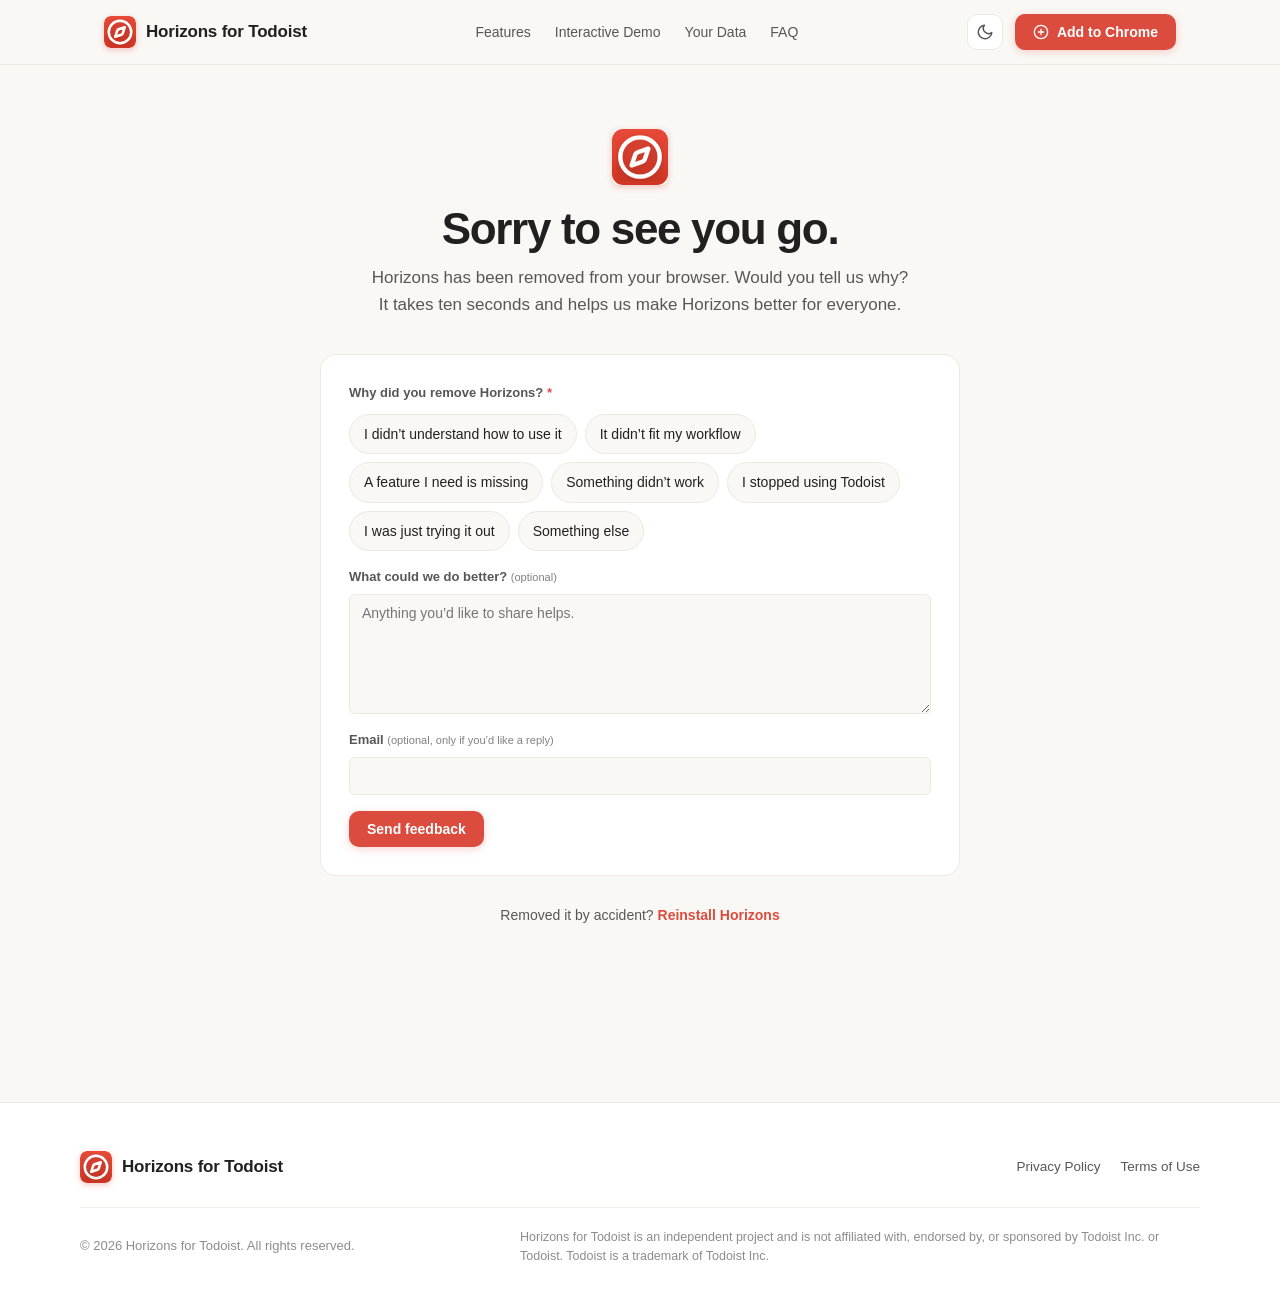
<file: goodbye.html>
<!DOCTYPE html>
<html lang="en">
<head>
  <meta charset="UTF-8">
  <meta name="viewport" content="width=device-width, initial-scale=1.0">
  <meta http-equiv="Content-Security-Policy" content="default-src 'self'; script-src 'self' 'unsafe-inline'; style-src 'self' 'unsafe-inline'; img-src 'self' data:; font-src 'self'; connect-src https://api.web3forms.com; form-action https://api.web3forms.com; object-src 'none'; base-uri 'self'">
  <meta name="referrer" content="strict-origin-when-cross-origin">
  <title>Sorry to see you go: Horizons for Todoist</title>
  <meta name="description" content="Horizons for Todoist has been removed. Tell us why so we can make it better.">
  <meta name="robots" content="noindex, nofollow">
  <link rel="stylesheet" href="style.css?v=20261005-k">
  <link rel="icon" type="image/svg+xml" href="assets/icon/icon.svg">
  <link rel="icon" type="image/png" sizes="32x32" href="assets/icon/32.png">
  <link rel="apple-touch-icon" href="assets/icon/128.png">
</head>
<body>
  <header class="site-header">
    <div class="header-inner">
      <a href="index.html" class="brand">
        <div class="brand-icon"><img src="assets/icon/icon.svg" alt="" width="32" height="32">
        </div>
        <span>Horizons for Todoist</span>
      </a>

      <nav class="site-nav">
        <a href="index.html#upgrades" class="nav-link">Features</a>
        <a href="index.html#preview" class="nav-link">Interactive Demo</a>
        <a href="index.html#privacy-by-design" class="nav-link">Your Data</a>
        <a href="index.html#faq" class="nav-link">FAQ</a>
      </nav>

      <div class="header-actions">
        <button id="themeToggle" class="theme-toggle-btn" aria-label="Toggle theme" title="Toggle theme">
          <svg id="themeIconSun" width="18" height="18" viewBox="0 0 24 24" fill="none" stroke="currentColor" stroke-width="2" stroke-linecap="round" stroke-linejoin="round" style="display: none;">
            <circle cx="12" cy="12" r="5"></circle>
            <line x1="12" y1="1" x2="12" y2="3"></line>
            <line x1="12" y1="21" x2="12" y2="23"></line>
            <line x1="4.22" y1="4.22" x2="5.64" y2="5.64"></line>
            <line x1="18.36" y1="18.36" x2="19.78" y2="19.78"></line>
            <line x1="1" y1="12" x2="3" y2="12"></line>
            <line x1="21" y1="12" x2="23" y2="12"></line>
            <line x1="4.22" y1="19.78" x2="5.64" y2="18.36"></line>
            <line x1="18.36" y1="5.64" x2="19.78" y2="4.22"></line>
          </svg>
          <svg id="themeIconMoon" width="18" height="18" viewBox="0 0 24 24" fill="none" stroke="currentColor" stroke-width="2" stroke-linecap="round" stroke-linejoin="round">
            <path d="M21 12.79A9 9 0 1 1 11.21 3 7 7 0 0 0 21 12.79z"></path>
          </svg>
        </button>

        <a href="https://chromewebstore.google.com/" target="_blank" rel="noopener" class="btn btn-primary">
          <svg aria-hidden="true" width="16" height="16" viewBox="0 0 24 24" fill="none" stroke="currentColor" stroke-width="2" stroke-linecap="round" stroke-linejoin="round">
            <circle cx="12" cy="12" r="10"></circle>
            <path d="M8 12h8"></path>
            <path d="M12 8v8"></path>
          </svg>
          <span>Add to Chrome</span>
        </a>
      </div>
    </div>
  </header>

  <main class="goodbye-page">
    <div class="goodbye-intro page-intro">
      <span class="brand-icon goodbye-logo" aria-hidden="true"><img src="assets/icon/icon.svg" alt="" width="56" height="56"></span>
      <h1>Sorry to see you go.</h1>
      <p class="lead">Horizons has been removed from your browser. Would you tell us why? It takes ten seconds and helps us make Horizons better for everyone.</p>
    </div>

    <form class="contact-form goodbye-form scroll-reveal" id="goodbye-form" action="https://api.web3forms.com/submit" method="POST" novalidate>
      <input type="hidden" name="access_key" value="0c10ac19-3ae4-4728-b9e1-c7d0590e8fdd">
      <input type="hidden" name="subject" value="[Horizons Uninstall] Feedback">
      <input type="hidden" name="from_name" value="Horizons Uninstall Survey">
      <div class="contact-botcheck" aria-hidden="true">
        <input type="text" name="botcheck" tabindex="-1" autocomplete="off">
      </div>

      <fieldset class="goodbye-reasons">
        <legend>Why did you remove Horizons? <span class="contact-required" aria-hidden="true">*</span></legend>
        <div class="goodbye-reason-list">
            <label class="goodbye-reason">
              <input type="radio" name="reason" value="didnt-understand" required>
              <span>I didn’t understand how to use it</span>
            </label>
            <label class="goodbye-reason">
              <input type="radio" name="reason" value="workflow">
              <span>It didn’t fit my workflow</span>
            </label>
            <label class="goodbye-reason">
              <input type="radio" name="reason" value="missing-feature">
              <span>A feature I need is missing</span>
            </label>
            <label class="goodbye-reason">
              <input type="radio" name="reason" value="broken">
              <span>Something didn’t work</span>
            </label>
            <label class="goodbye-reason">
              <input type="radio" name="reason" value="stopped-todoist">
              <span>I stopped using Todoist</span>
            </label>
            <label class="goodbye-reason">
              <input type="radio" name="reason" value="trying">
              <span>I was just trying it out</span>
            </label>
            <label class="goodbye-reason">
              <input type="radio" name="reason" value="other">
              <span>Something else</span>
            </label>
        </div>
      </fieldset>

      <label class="contact-field">
        <span>What could we do better? <small class="contact-optional">(optional)</small></span>
        <textarea name="message" rows="4" maxlength="3000" placeholder="Anything you’d like to share helps."></textarea>
      </label>

      <label class="contact-field">
        <span>Email <small class="contact-optional">(optional, only if you’d like a reply)</small></span>
        <input type="email" name="email" autocomplete="email" maxlength="100">
      </label>

      <div class="contact-actions">
        <button type="submit" class="btn btn-primary">Send feedback</button>
        <p class="contact-status" role="status" aria-live="polite"></p>
      </div>
    </form>

    <div class="goodbye-thanks" id="goodbye-thanks" hidden tabindex="-1">
      <span class="goodbye-thanks-check" aria-hidden="true"><svg viewBox="0 0 24 24"><path d="m6 12.5 4 4L18 8.5"></path></svg></span>
      <h2>Thank you.</h2>
      <p>Your feedback helps us improve the extension.</p>
    </div>

    <p class="goodbye-reinstall">
      Removed it by accident?
      <a href="https://chromewebstore.google.com/" target="_blank" rel="noopener">Reinstall Horizons</a>
    </p>
  </main>

  <footer class="site-footer">
    <div class="footer-inner">
      <div class="footer-top scroll-reveal">
        <a href="index.html" class="brand">
          <div class="brand-icon"><img src="assets/icon/icon.svg" alt="" width="32" height="32">
          </div>
          <span>Horizons for Todoist</span>
        </a>

        <div class="footer-links">
          <a href="privacy.html" class="footer-link">Privacy Policy</a>
          <a href="terms.html" class="footer-link">Terms of Use</a>
        </div>
      </div>

      <div class="footer-bottom scroll-reveal">
        <p>&copy; 2026 Horizons for Todoist. All rights reserved.</p>
        <p class="disclaimer-text">
          Horizons for Todoist is an independent project and is not affiliated with, endorsed by, or sponsored by Todoist Inc. or Todoist. Todoist is a trademark of Todoist Inc.
        </p>
      </div>
    </div>
  </footer>

  <script>
    const themeToggleBtn = document.getElementById('themeToggle');
    const sunIcon = document.getElementById('themeIconSun');
    const moonIcon = document.getElementById('themeIconMoon');

    function applyTheme(theme) {
      if (theme === 'dark') {
        document.documentElement.setAttribute('data-theme', 'dark');
        sunIcon.style.display = 'block';
        moonIcon.style.display = 'none';
      } else {
        document.documentElement.setAttribute('data-theme', 'light');
        sunIcon.style.display = 'none';
        moonIcon.style.display = 'block';
      }
    }

    const savedTheme = localStorage.getItem('th_theme');
    if (savedTheme) {
      applyTheme(savedTheme);
    } else if (window.matchMedia && window.matchMedia('(prefers-color-scheme: dark)').matches) {
      applyTheme('dark');
    } else {
      applyTheme('light');
    }

    const systemThemeQuery = window.matchMedia && window.matchMedia('(prefers-color-scheme: dark)');
    if (systemThemeQuery && systemThemeQuery.addEventListener) {
      systemThemeQuery.addEventListener('change', (event) => {
        localStorage.removeItem('th_theme');
        applyTheme(event.matches ? 'dark' : 'light');
      });
    }

    themeToggleBtn.addEventListener('click', () => {
      const current = document.documentElement.getAttribute('data-theme');
      const next = current === 'dark' ? 'light' : 'dark';
      localStorage.setItem('th_theme', next);
      applyTheme(next);
    });
  </script>
  <script src="goodbye.js?v=20261005-a"></script>
  <script src="motion.js?v=20261004-zd"></script>
</body>
</html>
</file>
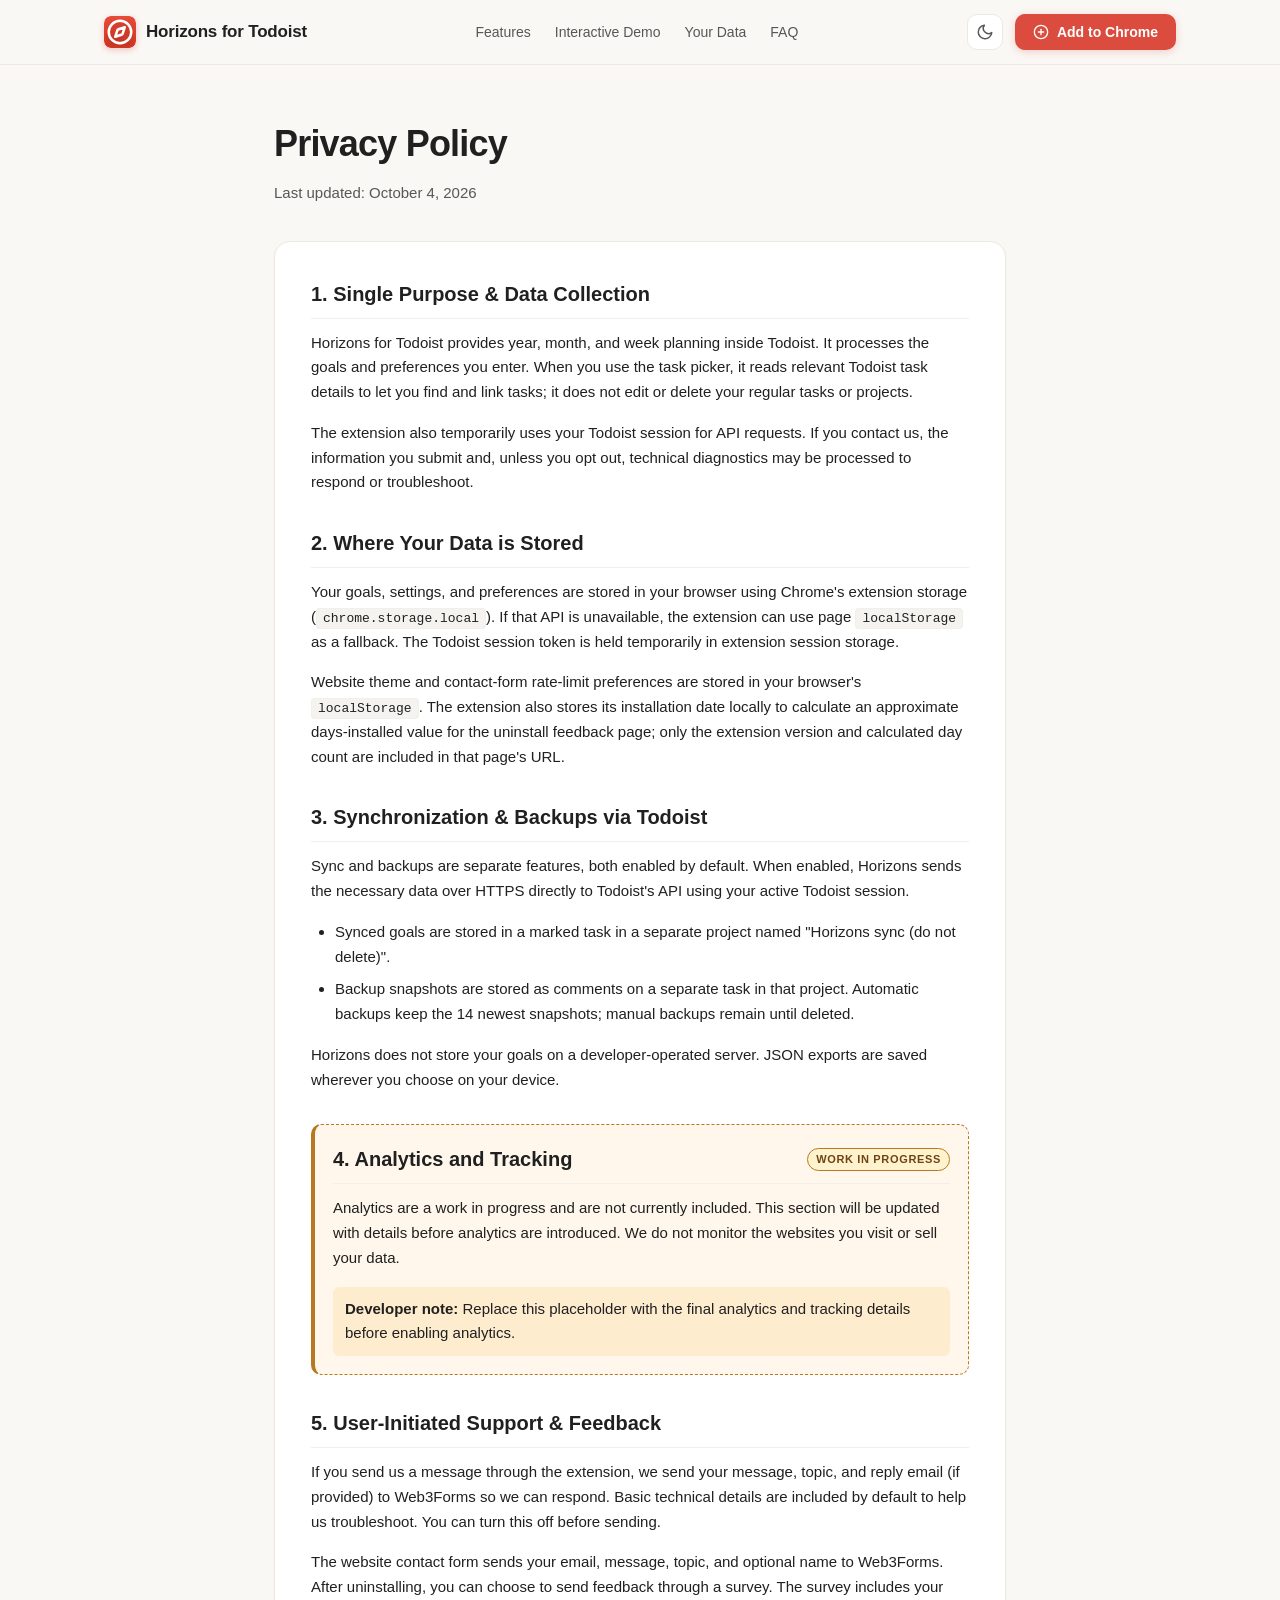
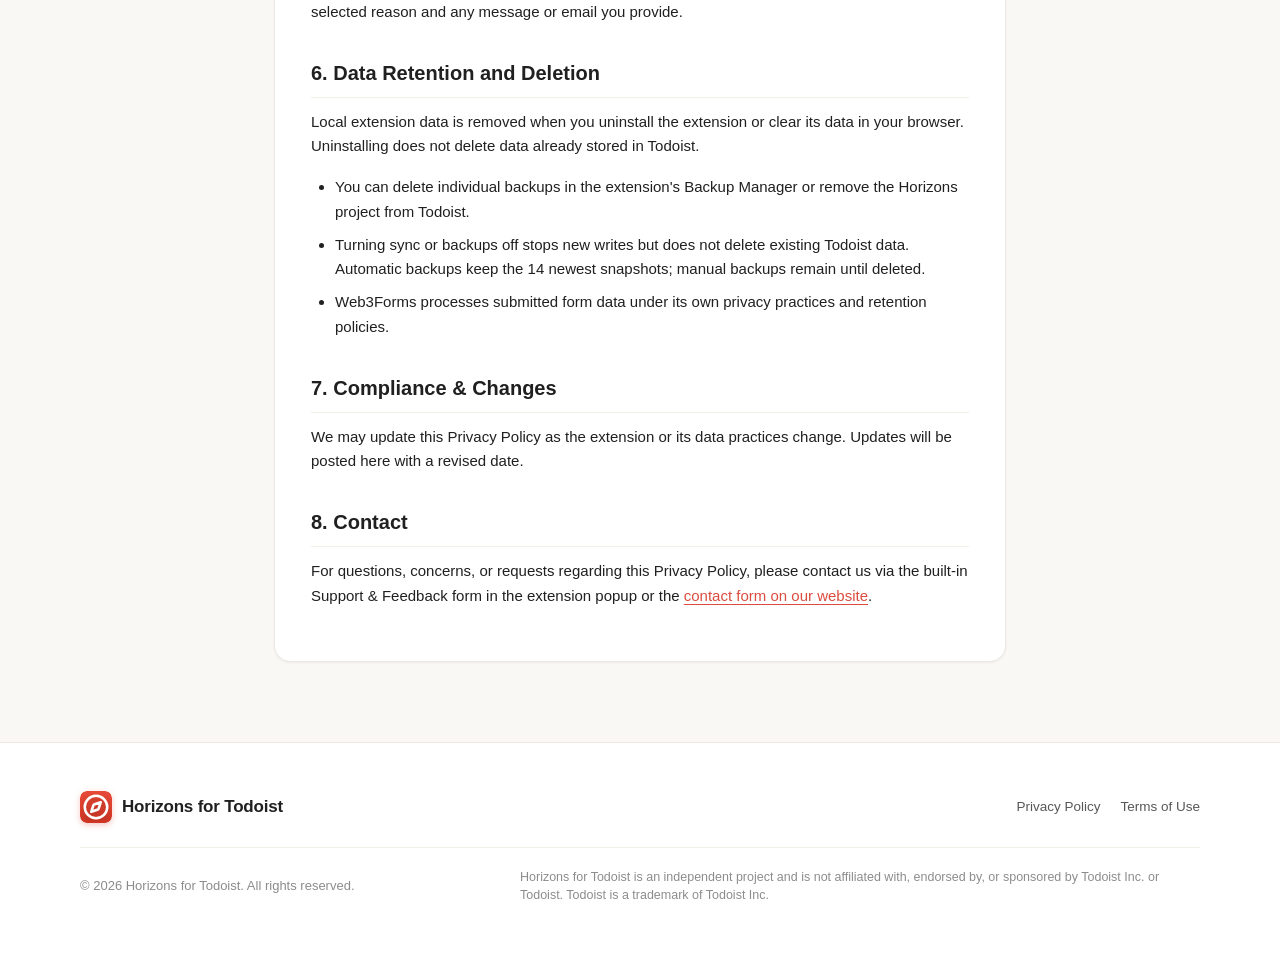
<file: privacy.html>
<!DOCTYPE html>
<html lang="en">
<head>
  <meta charset="UTF-8">
  <meta name="viewport" content="width=device-width, initial-scale=1.0">
  <meta http-equiv="Content-Security-Policy" content="default-src 'self'; script-src 'self' 'unsafe-inline'; style-src 'self' 'unsafe-inline'; img-src 'self' data:; font-src 'self'; connect-src https://api.web3forms.com; form-action https://api.web3forms.com; object-src 'none'; base-uri 'self'">
  <meta name="referrer" content="strict-origin-when-cross-origin">
  <title>Privacy Policy: Horizons for Todoist</title>
  <meta name="description" content="Privacy Policy for Horizons for Todoist browser extension, including information about data collection, use, storage, sharing, and retention.">
  <link rel="stylesheet" href="style.css?v=20261005-k">
  <link rel="icon" type="image/svg+xml" href="assets/icon/icon.svg">
  <link rel="icon" type="image/png" sizes="32x32" href="assets/icon/32.png">
  <link rel="apple-touch-icon" href="assets/icon/128.png">
</head>
<body>
  <header class="site-header">
    <div class="header-inner">
      <a href="index.html" class="brand">
        <div class="brand-icon"><img src="assets/icon/icon.svg" alt="" width="32" height="32">
        </div>
        <span>Horizons for Todoist</span>
      </a>

      <nav class="site-nav">
        <a href="index.html#upgrades" class="nav-link">Features</a>
        <a href="index.html#preview" class="nav-link">Interactive Demo</a>
        <a href="index.html#privacy-by-design" class="nav-link">Your Data</a>
        <a href="index.html#faq" class="nav-link">FAQ</a>
      </nav>

      <div class="header-actions">
        <button id="themeToggle" class="theme-toggle-btn" aria-label="Toggle theme" title="Toggle theme">
          <svg id="themeIconSun" width="18" height="18" viewBox="0 0 24 24" fill="none" stroke="currentColor" stroke-width="2" stroke-linecap="round" stroke-linejoin="round" style="display: none;">
            <circle cx="12" cy="12" r="5"></circle>
            <line x1="12" y1="1" x2="12" y2="3"></line>
            <line x1="12" y1="21" x2="12" y2="23"></line>
            <line x1="4.22" y1="4.22" x2="5.64" y2="5.64"></line>
            <line x1="18.36" y1="18.36" x2="19.78" y2="19.78"></line>
            <line x1="1" y1="12" x2="3" y2="12"></line>
            <line x1="21" y1="12" x2="23" y2="12"></line>
            <line x1="4.22" y1="19.78" x2="5.64" y2="18.36"></line>
            <line x1="18.36" y1="5.64" x2="19.78" y2="4.22"></line>
          </svg>
          <svg id="themeIconMoon" width="18" height="18" viewBox="0 0 24 24" fill="none" stroke="currentColor" stroke-width="2" stroke-linecap="round" stroke-linejoin="round">
            <path d="M21 12.79A9 9 0 1 1 11.21 3 7 7 0 0 0 21 12.79z"></path>
          </svg>
        </button>

        <a href="https://chromewebstore.google.com/" target="_blank" rel="noopener" class="btn btn-primary">
          <svg aria-hidden="true" width="16" height="16" viewBox="0 0 24 24" fill="none" stroke="currentColor" stroke-width="2" stroke-linecap="round" stroke-linejoin="round">
            <circle cx="12" cy="12" r="10"></circle>
            <path d="M8 12h8"></path>
            <path d="M12 8v8"></path>
          </svg>
          <span>Add to Chrome</span>
        </a>
      </div>
    </div>
  </header>

  <main class="legal-page-container">
    <div class="legal-header page-intro">
      <h1>Privacy Policy</h1>
      <p class="lead">Last updated: October 4, 2026</p>
    </div>

    <div class="legal-card">
      <section class="legal-section scroll-reveal">
      <h2>1. Single Purpose & Data Collection</h2>
      <p>
        Horizons for Todoist provides year, month, and week planning inside Todoist. It processes the goals and preferences you enter. When you use the task picker, it reads relevant Todoist task details to let you find and link tasks; it does not edit or delete your regular tasks or projects.
      </p>
      <p>
        The extension also temporarily uses your Todoist session for API requests. If you contact us, the information you submit and, unless you opt out, technical diagnostics may be processed to respond or troubleshoot.
      </p>
      </section>

      <section class="legal-section scroll-reveal">
      <h2>2. Where Your Data is Stored</h2>
      <p>
        Your goals, settings, and preferences are stored in your browser using Chrome's extension storage (<code>chrome.storage.local</code>). If that API is unavailable, the extension can use page <code>localStorage</code> as a fallback. The Todoist session token is held temporarily in extension session storage.
      </p>
      <p>
        Website theme and contact-form rate-limit preferences are stored in your browser's <code>localStorage</code>. The extension also stores its installation date locally to calculate an approximate days-installed value for the uninstall feedback page; only the extension version and calculated day count are included in that page's URL.
      </p>
      </section>

      <section class="legal-section scroll-reveal">
      <h2>3. Synchronization & Backups via Todoist</h2>
      <p>
        Sync and backups are separate features, both enabled by default. When enabled, Horizons sends the necessary data over HTTPS directly to Todoist's API using your active Todoist session.
      </p>
      <ul>
        <li>Synced goals are stored in a marked task in a separate project named "Horizons sync (do not delete)".</li>
        <li>Backup snapshots are stored as comments on a separate task in that project. Automatic backups keep the 14 newest snapshots; manual backups remain until deleted.</li>
      </ul>
      <p>
        Horizons does not store your goals on a developer-operated server. JSON exports are saved wherever you choose on your device.
      </p>
      </section>

      <section class="legal-section legal-section--work-in-progress scroll-reveal">
      <h2>4. Analytics and Tracking <span class="work-in-progress-badge">WORK IN PROGRESS</span></h2>
      <p>
        Analytics are a work in progress and are not currently included. This section will be updated with details before analytics are introduced. We do not monitor the websites you visit or sell your data.
      </p>
      <p class="work-in-progress-note"><strong>Developer note:</strong> Replace this placeholder with the final analytics and tracking details before enabling analytics.</p>
      </section>

      <section class="legal-section scroll-reveal">
      <h2>5. User-Initiated Support & Feedback</h2>
      <p>
        If you send us a message through the extension, we send your message, topic, and reply email (if provided) to Web3Forms so we can respond. Basic technical details are included by default to help us troubleshoot. You can turn this off before sending.
      </p>
      <p>
        The website contact form sends your email, message, topic, and optional name to Web3Forms. After uninstalling, you can choose to send feedback through a survey. The survey includes your selected reason and any message or email you provide.
      </p>
      </section>

      <section class="legal-section scroll-reveal">
      <h2>6. Data Retention and Deletion</h2>
      <p>
        Local extension data is removed when you uninstall the extension or clear its data in your browser. Uninstalling does not delete data already stored in Todoist.
      </p>
      <ul>
        <li>You can delete individual backups in the extension's Backup Manager or remove the Horizons project from Todoist.</li>
        <li>Turning sync or backups off stops new writes but does not delete existing Todoist data. Automatic backups keep the 14 newest snapshots; manual backups remain until deleted.</li>
        <li>Web3Forms processes submitted form data under its own privacy practices and retention policies.</li>
      </ul>
      </section>

      <section class="legal-section scroll-reveal">
      <h2>7. Compliance & Changes</h2>
      <p>
        We may update this Privacy Policy as the extension or its data practices change. Updates will be posted here with a revised date.
      </p>
      </section>

      <section class="legal-section scroll-reveal">
      <h2>8. Contact</h2>
      <p>
        For questions, concerns, or requests regarding this Privacy Policy, please contact us via the built-in Support & Feedback form in the extension popup or the <a href="index.html#contact">contact form on our website</a>.
      </p>
      </section>
    </div>
  </main>

  <footer class="site-footer">
    <div class="footer-inner">
      <div class="footer-top scroll-reveal">
        <a href="index.html" class="brand">
          <div class="brand-icon"><img src="assets/icon/icon.svg" alt="" width="32" height="32">
          </div>
          <span>Horizons for Todoist</span>
        </a>

        <div class="footer-links">
          <a href="privacy.html" class="footer-link">Privacy Policy</a>
          <a href="terms.html" class="footer-link">Terms of Use</a>
        </div>
      </div>

      <div class="footer-bottom scroll-reveal">
        <p>&copy; 2026 Horizons for Todoist. All rights reserved.</p>
        <p class="disclaimer-text">
          Horizons for Todoist is an independent project and is not affiliated with, endorsed by, or sponsored by Todoist Inc. or Todoist. Todoist is a trademark of Todoist Inc.
        </p>
      </div>
    </div>
  </footer>

  <script>
    const themeToggleBtn = document.getElementById('themeToggle');
    const sunIcon = document.getElementById('themeIconSun');
    const moonIcon = document.getElementById('themeIconMoon');

    function applyTheme(theme) {
      if (theme === 'dark') {
        document.documentElement.setAttribute('data-theme', 'dark');
        sunIcon.style.display = 'block';
        moonIcon.style.display = 'none';
      } else {
        document.documentElement.setAttribute('data-theme', 'light');
        sunIcon.style.display = 'none';
        moonIcon.style.display = 'block';
      }
    }

    const savedTheme = localStorage.getItem('th_theme');
    if (savedTheme) {
      applyTheme(savedTheme);
    } else if (window.matchMedia && window.matchMedia('(prefers-color-scheme: dark)').matches) {
      applyTheme('dark');
    } else {
      applyTheme('light');
    }

    const systemThemeQuery = window.matchMedia && window.matchMedia('(prefers-color-scheme: dark)');
    if (systemThemeQuery && systemThemeQuery.addEventListener) {
      systemThemeQuery.addEventListener('change', (event) => {
        localStorage.removeItem('th_theme');
        applyTheme(event.matches ? 'dark' : 'light');
      });
    }

    themeToggleBtn.addEventListener('click', () => {
      const current = document.documentElement.getAttribute('data-theme');
      const next = current === 'dark' ? 'light' : 'dark';
      localStorage.setItem('th_theme', next);
      applyTheme(next);
    });
  </script>
  <script src="motion.js?v=20261004-zb"></script>
</body>
</html>
</file>
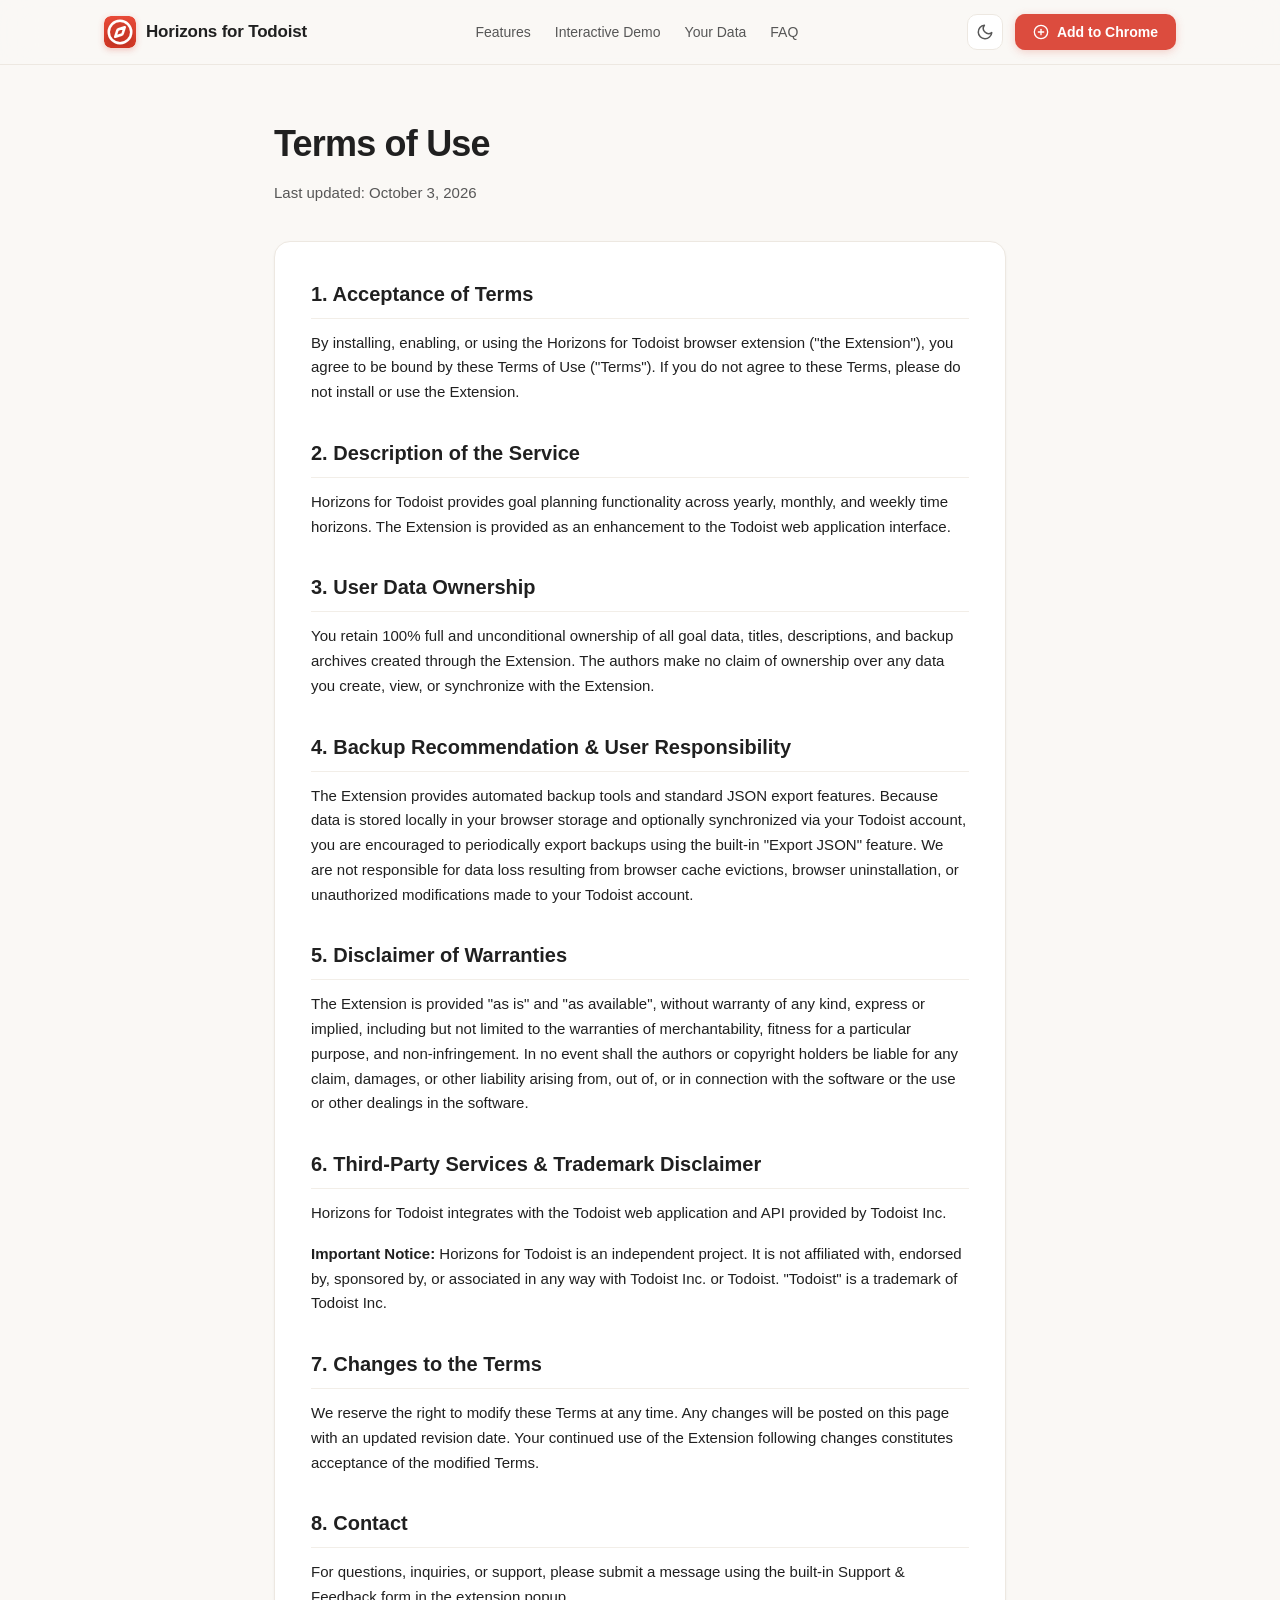
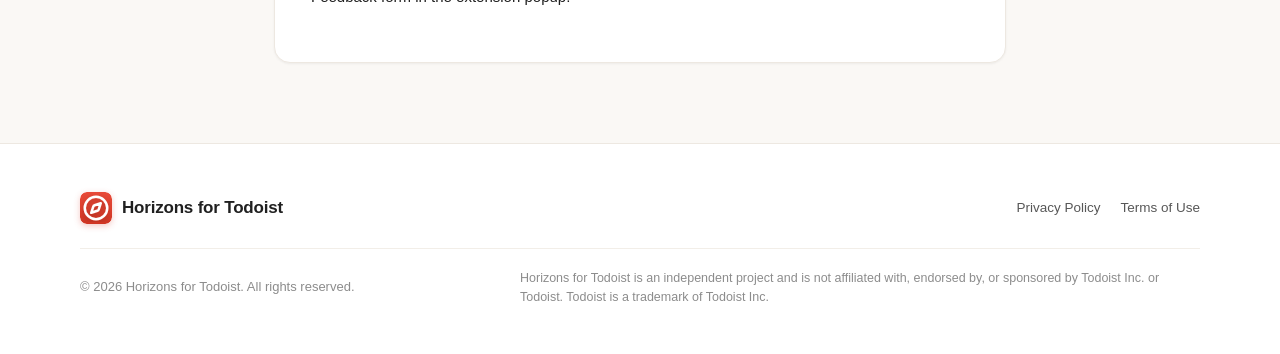
<file: terms.html>
<!DOCTYPE html>
<html lang="en">
<head>
  <meta charset="UTF-8">
  <meta name="viewport" content="width=device-width, initial-scale=1.0">
  <meta http-equiv="Content-Security-Policy" content="default-src 'self'; script-src 'self' 'unsafe-inline'; style-src 'self' 'unsafe-inline'; img-src 'self' data:; font-src 'self'; connect-src https://api.web3forms.com; form-action https://api.web3forms.com; object-src 'none'; base-uri 'self'">
  <meta name="referrer" content="strict-origin-when-cross-origin">
  <title>Terms of Use: Horizons for Todoist</title>
  <meta name="description" content="Terms of Use for Horizons for Todoist browser extension. User data ownership, backup responsibilities, and service disclaimers.">
  <link rel="stylesheet" href="style.css?v=20261005-k">
  <link rel="icon" type="image/svg+xml" href="assets/icon/icon.svg">
  <link rel="icon" type="image/png" sizes="32x32" href="assets/icon/32.png">
  <link rel="apple-touch-icon" href="assets/icon/128.png">
</head>
<body>
  <header class="site-header">
    <div class="header-inner">
      <a href="index.html" class="brand">
        <div class="brand-icon"><img src="assets/icon/icon.svg" alt="" width="32" height="32">
        </div>
        <span>Horizons for Todoist</span>
      </a>

      <nav class="site-nav">
        <a href="index.html#upgrades" class="nav-link">Features</a>
        <a href="index.html#preview" class="nav-link">Interactive Demo</a>
        <a href="index.html#privacy-by-design" class="nav-link">Your Data</a>
        <a href="index.html#faq" class="nav-link">FAQ</a>
      </nav>

      <div class="header-actions">
        <button id="themeToggle" class="theme-toggle-btn" aria-label="Toggle theme" title="Toggle theme">
          <svg id="themeIconSun" width="18" height="18" viewBox="0 0 24 24" fill="none" stroke="currentColor" stroke-width="2" stroke-linecap="round" stroke-linejoin="round" style="display: none;">
            <circle cx="12" cy="12" r="5"></circle>
            <line x1="12" y1="1" x2="12" y2="3"></line>
            <line x1="12" y1="21" x2="12" y2="23"></line>
            <line x1="4.22" y1="4.22" x2="5.64" y2="5.64"></line>
            <line x1="18.36" y1="18.36" x2="19.78" y2="19.78"></line>
            <line x1="1" y1="12" x2="3" y2="12"></line>
            <line x1="21" y1="12" x2="23" y2="12"></line>
            <line x1="4.22" y1="19.78" x2="5.64" y2="18.36"></line>
            <line x1="18.36" y1="5.64" x2="19.78" y2="4.22"></line>
          </svg>
          <svg id="themeIconMoon" width="18" height="18" viewBox="0 0 24 24" fill="none" stroke="currentColor" stroke-width="2" stroke-linecap="round" stroke-linejoin="round">
            <path d="M21 12.79A9 9 0 1 1 11.21 3 7 7 0 0 0 21 12.79z"></path>
          </svg>
        </button>

        <a href="https://chromewebstore.google.com/" target="_blank" rel="noopener" class="btn btn-primary">
          <svg aria-hidden="true" width="16" height="16" viewBox="0 0 24 24" fill="none" stroke="currentColor" stroke-width="2" stroke-linecap="round" stroke-linejoin="round">
            <circle cx="12" cy="12" r="10"></circle>
            <path d="M8 12h8"></path>
            <path d="M12 8v8"></path>
          </svg>
          <span>Add to Chrome</span>
        </a>
      </div>
    </div>
  </header>

  <main class="legal-page-container">
    <div class="legal-header page-intro">
      <h1>Terms of Use</h1>
      <p class="lead">Last updated: October 3, 2026</p>
    </div>

    <div class="legal-card">
      <section class="legal-section scroll-reveal">
      <h2>1. Acceptance of Terms</h2>
      <p>
        By installing, enabling, or using the Horizons for Todoist browser extension ("the Extension"), you agree to be bound by these Terms of Use ("Terms"). If you do not agree to these Terms, please do not install or use the Extension.
      </p>
      </section>

      <section class="legal-section scroll-reveal">
      <h2>2. Description of the Service</h2>
      <p>
        Horizons for Todoist provides goal planning functionality across yearly, monthly, and weekly time horizons. The Extension is provided as an enhancement to the Todoist web application interface.
      </p>
      </section>

      <section class="legal-section scroll-reveal">
      <h2>3. User Data Ownership</h2>
      <p>
        You retain 100% full and unconditional ownership of all goal data, titles, descriptions, and backup archives created through the Extension. The authors make no claim of ownership over any data you create, view, or synchronize with the Extension.
      </p>
      </section>

      <section class="legal-section scroll-reveal">
      <h2>4. Backup Recommendation & User Responsibility</h2>
      <p>
        The Extension provides automated backup tools and standard JSON export features. Because data is stored locally in your browser storage and optionally synchronized via your Todoist account, you are encouraged to periodically export backups using the built-in "Export JSON" feature. We are not responsible for data loss resulting from browser cache evictions, browser uninstallation, or unauthorized modifications made to your Todoist account.
      </p>
      </section>

      <section class="legal-section scroll-reveal">
      <h2>5. Disclaimer of Warranties</h2>
      <p>
        The Extension is provided "as is" and "as available", without warranty of any kind, express or implied, including but not limited to the warranties of merchantability, fitness for a particular purpose, and non-infringement. In no event shall the authors or copyright holders be liable for any claim, damages, or other liability arising from, out of, or in connection with the software or the use or other dealings in the software.
      </p>
      </section>

      <section class="legal-section scroll-reveal">
      <h2>6. Third-Party Services & Trademark Disclaimer</h2>
      <p>
        Horizons for Todoist integrates with the Todoist web application and API provided by Todoist Inc.
      </p>
      <p>
        <strong>Important Notice:</strong> Horizons for Todoist is an independent project. It is not affiliated with, endorsed by, sponsored by, or associated in any way with Todoist Inc. or Todoist. "Todoist" is a trademark of Todoist Inc.
      </p>
      </section>

      <section class="legal-section scroll-reveal">
      <h2>7. Changes to the Terms</h2>
      <p>
        We reserve the right to modify these Terms at any time. Any changes will be posted on this page with an updated revision date. Your continued use of the Extension following changes constitutes acceptance of the modified Terms.
      </p>
      </section>

      <section class="legal-section scroll-reveal">
      <h2>8. Contact</h2>
      <p>
        For questions, inquiries, or support, please submit a message using the built-in Support & Feedback form in the extension popup.
      </p>
      </section>
    </div>
  </main>

  <footer class="site-footer">
    <div class="footer-inner">
      <div class="footer-top scroll-reveal">
        <a href="index.html" class="brand">
          <div class="brand-icon"><img src="assets/icon/icon.svg" alt="" width="32" height="32">
          </div>
          <span>Horizons for Todoist</span>
        </a>

        <div class="footer-links">
          <a href="privacy.html" class="footer-link">Privacy Policy</a>
          <a href="terms.html" class="footer-link">Terms of Use</a>
        </div>
      </div>

      <div class="footer-bottom scroll-reveal">
        <p>&copy; 2026 Horizons for Todoist. All rights reserved.</p>
        <p class="disclaimer-text">
          Horizons for Todoist is an independent project and is not affiliated with, endorsed by, or sponsored by Todoist Inc. or Todoist. Todoist is a trademark of Todoist Inc.
        </p>
      </div>
    </div>
  </footer>

  <script>
    const themeToggleBtn = document.getElementById('themeToggle');
    const sunIcon = document.getElementById('themeIconSun');
    const moonIcon = document.getElementById('themeIconMoon');

    function applyTheme(theme) {
      if (theme === 'dark') {
        document.documentElement.setAttribute('data-theme', 'dark');
        sunIcon.style.display = 'block';
        moonIcon.style.display = 'none';
      } else {
        document.documentElement.setAttribute('data-theme', 'light');
        sunIcon.style.display = 'none';
        moonIcon.style.display = 'block';
      }
    }

    const savedTheme = localStorage.getItem('th_theme');
    if (savedTheme) {
      applyTheme(savedTheme);
    } else if (window.matchMedia && window.matchMedia('(prefers-color-scheme: dark)').matches) {
      applyTheme('dark');
    } else {
      applyTheme('light');
    }

    const systemThemeQuery = window.matchMedia && window.matchMedia('(prefers-color-scheme: dark)');
    if (systemThemeQuery && systemThemeQuery.addEventListener) {
      systemThemeQuery.addEventListener('change', (event) => {
        localStorage.removeItem('th_theme');
        applyTheme(event.matches ? 'dark' : 'light');
      });
    }

    themeToggleBtn.addEventListener('click', () => {
      const current = document.documentElement.getAttribute('data-theme');
      const next = current === 'dark' ? 'light' : 'dark';
      localStorage.setItem('th_theme', next);
      applyTheme(next);
    });
  </script>
  <script src="motion.js?v=20261004-zb"></script>
</body>
</html>
</file>
<file: style.css>
/* ==========================================================================
   Horizons for Todoist - Design System & Stylesheet
   Designed to match the authentic Todoist aesthetic and user experience.
   ========================================================================== */

:root {
  /* Brand & Accents */
  --td-brand: #dc4c3e;
  --td-brand-hover: #c3392c;
  --td-brand-subtle: rgba(220, 76, 62, 0.08);
  --td-brand-glow: rgba(220, 76, 62, 0.2);

  /* Todoist Priority Palette */
  --td-p1: #d1453b;
  --td-p2: #eb8909;
  --td-p3: #246fe0;
  --td-p4: #808080;

  /* Surfaces & Backgrounds */
  --td-bg: #faf8f5;
  --td-surface: #ffffff;
  --td-surface-hover: #f5f3ef;
  --td-surface-active: #ece9e3;
  --td-card-bg: #ffffff;
  --td-header-bg: rgba(250, 248, 245, 0.85);

  /* Borders & Dividers */
  --td-border: #ede8e1;
  --td-border-subtle: #f2eee8;
  --td-border-focus: #dc4c3e;

  /* Typography */
  --td-text-primary: #202020;
  --td-text-secondary: #575757;
  --td-text-tertiary: #8c8c8c;
  --td-font: -apple-system, BlinkMacSystemFont, "Segoe UI", Roboto, Helvetica, Arial, sans-serif;

  /* Shadows */
  --td-shadow-sm: 0 1px 3px rgba(0, 0, 0, 0.04), 0 1px 2px rgba(0, 0, 0, 0.02);
  --td-shadow-md: 0 4px 16px rgba(0, 0, 0, 0.06), 0 1px 3px rgba(0, 0, 0, 0.03);
  --td-shadow-lg: 0 12px 32px rgba(0, 0, 0, 0.08), 0 2px 6px rgba(0, 0, 0, 0.04);

  /* Layout & Radii */
  --td-radius-sm: 6px;
  --td-radius-md: 10px;
  --td-radius-lg: 16px;
  --td-radius-pill: 9999px;
  --td-max-width: 1120px;
  --td-transition: all 0.2s cubic-bezier(0.16, 1, 0.3, 1);
}

/* Dark Mode (Class-based override or system preference) */
[data-theme="dark"] {
  --td-bg: #1e1e1e;
  --td-surface: #282828;
  --td-surface-hover: #323232;
  --td-surface-active: #3c3c3c;
  --td-card-bg: #282828;
  --td-header-bg: rgba(30, 30, 30, 0.85);
  --td-border: #383838;
  --td-border-subtle: #303030;
  --td-text-primary: #f5f5f5;
  --td-text-secondary: #aaaaaa;
  --td-text-tertiary: #707070;
  --td-shadow-sm: 0 1px 3px rgba(0, 0, 0, 0.3);
  --td-shadow-md: 0 6px 20px rgba(0, 0, 0, 0.35);
  --td-shadow-lg: 0 16px 40px rgba(0, 0, 0, 0.5);
}

@media (prefers-color-scheme: dark) {
  :root:not([data-theme="light"]) {
    --td-bg: #1e1e1e;
    --td-surface: #282828;
    --td-surface-hover: #323232;
    --td-surface-active: #3c3c3c;
    --td-card-bg: #282828;
    --td-header-bg: rgba(30, 30, 30, 0.85);
    --td-border: #383838;
    --td-border-subtle: #303030;
    --td-text-primary: #f5f5f5;
    --td-text-secondary: #aaaaaa;
    --td-text-tertiary: #707070;
    --td-shadow-sm: 0 1px 3px rgba(0, 0, 0, 0.3);
    --td-shadow-md: 0 6px 20px rgba(0, 0, 0, 0.35);
    --td-shadow-lg: 0 16px 40px rgba(0, 0, 0, 0.5);
  }
}

/* ==========================================================================
   Base & Resets
   ========================================================================== */

* {
  box-sizing: border-box;
  margin: 0;
  padding: 0;
}

html {
  scroll-behavior: smooth;
  -webkit-text-size-adjust: 100%;
}

#preview,
#upgrades,
#walkthrough,
#privacy-by-design,
#faq {
  scroll-margin-top: 104px;
}

/* Offset the section's top padding + border so its heading lands where the others do. */
#privacy-by-design {
  scroll-margin-top: 39px;
}

body {
  font-family: var(--td-font);
  background-color: var(--td-bg);
  color: var(--td-text-primary);
  line-height: 1.6;
  -webkit-font-smoothing: antialiased;
  -moz-osx-font-smoothing: grayscale;
  transition: background-color 0.25s ease, color 0.25s ease;
}

a {
  color: inherit;
  text-decoration: none;
}

button {
  font-family: inherit;
  cursor: pointer;
  border: none;
  background: none;
}

/* ==========================================================================
   Header & Navigation
   ========================================================================== */

.site-header {
  position: sticky;
  top: 0;
  z-index: 100;
  backdrop-filter: blur(16px);
  -webkit-backdrop-filter: blur(16px);
  background-color: var(--td-header-bg);
  border-bottom: 1px solid var(--td-border);
  transition: background-color 0.25s ease, border-color 0.25s ease;
}

.header-inner {
  max-width: var(--td-max-width);
  margin: 0 auto;
  padding: 14px 24px;
  display: flex;
  align-items: center;
  justify-content: space-between;
  gap: 16px;
}

.brand {
  display: flex;
  align-items: center;
  gap: 10px;
  font-weight: 700;
  font-size: 17px;
  letter-spacing: -0.2px;
  color: var(--td-text-primary);
  text-decoration: none;
}

.brand-icon {
  width: 32px;
  height: 32px;
  border-radius: 7px;
  display: flex;
  align-items: center;
  justify-content: center;
  overflow: hidden;
  box-shadow: 0 2px 6px rgba(220, 76, 62, 0.3);
}

.brand-icon img {
  display: block;
  width: 100%;
  height: 100%;
}

.site-nav {
  display: flex;
  align-items: center;
  gap: 24px;
}

.nav-link {
  font-size: 14px;
  font-weight: 500;
  color: var(--td-text-secondary);
  transition: color 0.15s ease;
}

.nav-link:hover,
.nav-link.active {
  color: var(--td-brand);
}

.header-actions {
  display: flex;
  align-items: center;
  gap: 12px;
}

.header-actions .btn {
  height: 36px;
  padding-block: 0;
}

.theme-toggle-btn {
  width: 36px;
  height: 36px;
  display: flex;
  align-items: center;
  justify-content: center;
  border-radius: var(--td-radius-md);
  color: var(--td-text-secondary);
  border: 1px solid var(--td-border);
  background: var(--td-surface);
  transition: var(--td-transition);
}

.theme-toggle-btn:hover {
  color: var(--td-text-primary);
  background: var(--td-surface-hover);
  border-color: var(--td-border);
}

/* ==========================================================================
   Buttons
   ========================================================================== */

.btn {
  display: inline-flex;
  align-items: center;
  justify-content: center;
  gap: 8px;
  font-size: 14px;
  font-weight: 600;
  padding: 10px 18px;
  border-radius: var(--td-radius-md);
  transition: var(--td-transition);
  text-decoration: none;
  white-space: nowrap;
}

.btn-primary {
  background-color: var(--td-brand);
  color: #ffffff;
  box-shadow: 0 2px 8px rgba(220, 76, 62, 0.25);
}

.btn-primary:hover {
  background-color: var(--td-brand-hover);
  transform: translateY(-1px);
  box-shadow: 0 4px 12px rgba(220, 76, 62, 0.35);
}

.btn-secondary {
  background-color: var(--td-surface);
  color: var(--td-text-primary);
  border: 1px solid var(--td-border);
  box-shadow: var(--td-shadow-sm);
}

.btn-secondary:hover {
  background-color: var(--td-surface-hover);
  border-color: var(--td-border);
  transform: translateY(-1px);
}

.btn-lg {
  padding: 13px 24px;
  font-size: 15px;
  border-radius: var(--td-radius-md);
}

/* ==========================================================================
   Hero Section
   ========================================================================== */

.hero {
  max-width: 820px;
  margin: 60px auto 40px;
  padding: 0 24px;
  text-align: center;
}

.pill-badge {
  display: inline-flex;
  align-items: center;
  gap: 8px;
  background-color: var(--td-brand-subtle);
  color: var(--td-brand);
  font-size: 13px;
  font-weight: 600;
  padding: 6px 14px;
  border-radius: var(--td-radius-pill);
  margin-bottom: 24px;
  border: 1px solid rgba(220, 76, 62, 0.15);
}

.hero h1 {
  font-size: 46px;
  font-weight: 800;
  line-height: 1.18;
  letter-spacing: -1px;
  margin-bottom: 20px;
  color: var(--td-text-primary);
}

.hero p.lead {
  font-size: 19px;
  line-height: 1.55;
  color: var(--td-text-secondary);
  max-width: 660px;
  margin: 0 auto 32px;
}

.hero-cta {
  display: flex;
  align-items: center;
  justify-content: center;
  gap: 16px;
  flex-wrap: wrap;
}

.hero-perks {
  display: flex;
  flex-wrap: wrap;
  justify-content: center;
  gap: 6px 20px;
  margin: 20px 0 0;
  padding: 0;
  list-style: none;
  color: var(--td-text-secondary);
  font-size: 14px;
  font-weight: 500;
}

.hero-perks li {
  display: inline-flex;
  align-items: center;
  gap: 6px;
}

.hero-perks li::before {
  content: "";
  width: 14px;
  height: 14px;
  background: #3fa66b;
  -webkit-mask: url("data:image/svg+xml,%3Csvg xmlns='http://www.w3.org/2000/svg' viewBox='0 0 24 24' fill='none' stroke='black' stroke-width='3' stroke-linecap='round' stroke-linejoin='round'%3E%3Cpath d='m5 12.5 4.5 4.5L19 7.5'/%3E%3C/svg%3E") center / contain no-repeat;
  mask: url("data:image/svg+xml,%3Csvg xmlns='http://www.w3.org/2000/svg' viewBox='0 0 24 24' fill='none' stroke='black' stroke-width='3' stroke-linecap='round' stroke-linejoin='round'%3E%3Cpath d='m5 12.5 4.5 4.5L19 7.5'/%3E%3C/svg%3E") center / contain no-repeat;
}

/* ==========================================================================
  Interactive Demo
   ========================================================================== */

.preview-container {
  max-width: var(--td-max-width);
  margin: 0 auto 80px;
  padding: 0 24px;
}

.preview-disclaimer {
  margin: 10px 4px 0;
  color: var(--td-text-tertiary);
  font-size: 12px;
  line-height: 1.5;
  text-align: right;
}

.preview-shell {
  background-color: var(--td-surface);
  border: 1px solid var(--td-border);
  border-radius: var(--td-radius-lg);
  box-shadow: var(--td-shadow-lg);
  overflow: hidden;
}

.preview-app-topbar {
  display: flex;
  align-items: center;
  justify-content: space-between;
  padding: 18px 28px 14px;
  background-color: var(--td-surface);
  border-bottom: 1px solid var(--td-border);
  flex-wrap: wrap;
  gap: 16px;
}

.preview-app-brand {
  display: flex;
  align-items: center;
  gap: 14px;
}

.preview-app-heading {
  font-size: 22px;
  font-weight: 700;
  color: var(--td-text-primary);
  margin: 0;
  letter-spacing: -0.3px;
}

.preview-status-indicator {
  display: inline-flex;
  align-items: center;
  background-color: var(--td-bg);
  border: 1px solid var(--td-border);
  padding: 3px;
  border-radius: var(--td-radius-md);
}

.preview-status-inner {
  display: inline-flex;
  align-items: center;
  gap: 7px;
  height: 28px;
  padding: 0 11px;
  border-radius: var(--td-radius-sm);
  background-color: transparent;
  box-shadow: none;
  color: #1f8a3a;
  font-size: 13px;
  font-weight: 600;
}

[data-theme="dark"] .preview-status-inner {
  color: #5fcf7b;
}

.preview-status-dot {
  width: 7px;
  height: 7px;
  border-radius: 50%;
  background-color: #2ea94b;
  box-shadow: 0 0 0 3px rgba(46, 169, 75, 0.2);
}

/* Year Navigation Bar */
.preview-year-nav {
  display: flex;
  align-items: center;
  gap: 4px;
  background-color: var(--td-bg);
  border: 1px solid var(--td-border);
  padding: 3px;
  border-radius: var(--td-radius-md);
}

.preview-year-arrow {
  width: 28px;
  height: 28px;
  border-radius: var(--td-radius-sm);
  border: none;
  background: none;
  color: var(--td-text-secondary);
  display: flex;
  align-items: center;
  justify-content: center;
  cursor: pointer;
  transition: all 0.15s ease;
  padding: 0;
}

.preview-year-arrow:hover {
  background-color: var(--td-surface-hover);
  color: var(--td-text-primary);
}

.preview-year-buttons {
  display: flex;
  align-items: center;
  gap: 2px;
}

.preview-year-btn {
  height: 28px;
  padding: 0 10px;
  border-radius: var(--td-radius-sm);
  border: 1px solid transparent;
  background: none;
  color: var(--td-text-secondary);
  font-size: 13px;
  font-weight: 500;
  cursor: pointer;
  transition: all 0.15s ease;
}

.preview-year-btn:hover {
  color: var(--td-text-primary);
}

.preview-year-btn.is-selected {
  background-color: var(--td-surface);
  border-color: var(--td-brand);
  color: var(--td-brand);
  font-weight: 700;
  box-shadow: 0 1px 3px rgba(0, 0, 0, 0.05);
}

[data-theme="dark"] .preview-year-btn.is-selected {
  box-shadow: 0 1px 3px rgba(0, 0, 0, 0.3);
}

/* ==========================================================================
   Three Workspaces (Year, Month, Week as Columns)
   ========================================================================== */

.preview-workspaces {
  padding: 24px 28px 32px;
  display: grid;
  grid-template-columns: repeat(3, minmax(0, 1fr));
  grid-template-rows: auto 1fr;
  column-gap: 24px;
  background-color: var(--td-surface);
}

/* Each column spans the header row and the content row so lanes align across columns */
.preview-tier-section {
  display: grid;
  grid-row: span 2;
  grid-template-rows: subgrid;
  min-width: 0;
}

.preview-section-header {
  display: flex;
  flex-wrap: wrap;
  align-items: center;
  justify-content: space-between;
  gap: 8px;
  align-content: flex-start;
  min-width: 0;
  padding: 4px 0 12px;
  user-select: none;
}

@media (max-width: 960px) {
  .preview-workspaces {
    display: flex;
    flex-direction: column;
    gap: 28px;
  }
  .preview-tier-section {
    display: flex;
    flex-direction: column;
  }
}

.preview-section-left {
  display: flex;
  align-items: center;
  gap: 8px;
  cursor: pointer;
}

.preview-section-title {
  margin: 0;
  font-size: 16px;
  font-weight: 700;
  color: var(--td-text-primary);
  letter-spacing: -0.2px;
}

.tier-chevron {
  color: var(--td-text-tertiary);
  transition: transform 0.2s ease, color 0.15s ease;
}

.preview-section-left:hover .tier-chevron {
  color: var(--td-text-primary);
}

.preview-tier-section.is-collapsed .tier-chevron {
  transform: rotate(-90deg);
}

.preview-section-controls {
  display: flex;
  align-items: center;
  gap: 12px;
}

.preview-nav-group {
  display: flex;
  align-items: center;
  background-color: var(--td-bg);
  border: 1px solid var(--td-border);
  border-radius: var(--td-radius-md);
  padding: 2px;
}

.preview-nav-arrow {
  width: 24px;
  height: 24px;
  display: flex;
  align-items: center;
  justify-content: center;
  background: none;
  border: none;
  color: var(--td-text-secondary);
  cursor: pointer;
  border-radius: var(--td-radius-sm);
  transition: color 0.15s ease;
  padding: 0;
}

.preview-nav-arrow:hover {
  color: var(--td-text-primary);
}

.preview-nav-arrow:disabled {
  color: var(--td-text-tertiary);
  cursor: not-allowed;
  opacity: 0.5;
}

.preview-nav-today {
  border: none;
  background: none;
  font-size: 12px;
  font-weight: 600;
  color: var(--td-text-secondary);
  padding: 0 8px;
  height: 24px;
  cursor: pointer;
  transition: color 0.15s ease;
}

.preview-nav-today:hover {
  color: var(--td-text-primary);
}

.preview-nav-today:disabled {
  cursor: not-allowed;
  opacity: 0.5;
}

.tier-content {
  display: flex;
  flex-direction: column;
  min-width: 0;
}

.preview-tier-section.is-collapsed .tier-content {
  display: none;
}

.preview-lane-header {
  display: flex;
  align-items: center;
  justify-content: space-between;
  margin-bottom: 8px;
  padding: 0 2px;
}

.preview-lane-label {
  font-size: 13.5px;
  font-weight: 700;
  color: var(--td-text-primary);
}

.preview-week-header-info {
  display: flex;
  align-items: baseline;
  gap: 8px;
}

.preview-week-dates {
  font-size: 12px;
  font-weight: 400;
  color: var(--td-text-tertiary);
}

.preview-lane-count {
  font-size: 12px;
  font-weight: 500;
  color: var(--td-text-tertiary);
}

.tier-goal-list {
  display: flex;
  flex-direction: column;
  gap: 8px;
  margin-bottom: 8px;
}

/* Authentic Goal Item Card */
.mini-goal-row {
  display: flex;
  align-items: flex-start;
  justify-content: space-between;
  min-width: 0;
  padding: 9px 12px;
  border-radius: 7px;
  background-color: var(--td-card-bg);
  border: 1px solid var(--td-border);
  box-shadow: 0 1px 2px rgba(0, 0, 0, 0.04);
  transition: all 0.15s ease;
}

.mini-goal-row:hover {
  border-color: #d6d0c7;
  box-shadow: 0 2px 6px rgba(0, 0, 0, 0.06);
}

.mini-goal-row.is-linked-highlight,
.mini-goal-row.is-linked-highlight:hover {
  border-color: var(--td-brand);
}

[data-theme="dark"] .mini-goal-row.is-linked-highlight {
  border-color: #de4c4a;
}

[data-theme="dark"] .mini-goal-row:hover {
  border-color: #444;
}

[data-theme="dark"] .mini-goal-row.is-linked-highlight:hover {
  border-color: #de4c4a;
}

.mini-goal-left {
  display: flex;
  align-items: flex-start;
  gap: 10px;
  flex: 1;
  min-width: 0;
  cursor: pointer;
}

/* Authentic Todoist Checkbox */
.mini-checkbox {
  width: 18px;
  height: 18px;
  min-width: 18px;
  margin-top: 1px;
  border-radius: 50%;
  border: 1.5px solid var(--td-text-tertiary);
  display: flex;
  align-items: center;
  justify-content: center;
  cursor: pointer;
  transition: all 0.15s ease;
  background-color: transparent;
  flex-shrink: 0;
}

.mini-checkbox:hover {
  border-color: var(--td-brand);
  background-color: var(--td-brand-subtle);
}

.mini-checkbox.checked {
  border-color: var(--td-brand);
  background-color: var(--td-brand);
}

.mini-checkbox .check-icon {
  opacity: 0;
  transform: scale(0.5);
  transition: all 0.15s ease;
  color: #ffffff;
}

.mini-checkbox.checked .check-icon {
  opacity: 1;
  transform: scale(1);
}

.mini-goal-main {
  display: flex;
  flex-direction: column;
  gap: 4px;
  flex: 1;
  min-width: 0;
}

.mini-goal-text {
  font-size: 13.5px;
  font-weight: 500;
  line-height: 18px;
  color: var(--td-text-primary);
  transition: color 0.15s ease, text-decoration 0.15s ease;
  overflow-wrap: anywhere;
}

.mini-goal-row.is-completed .mini-goal-text {
  color: var(--td-text-secondary);
  text-decoration: line-through;
}

/* Parent Goal Tag (Cascade connection) */
.mini-parent-badge {
  display: inline-flex;
  align-items: center;
  gap: 4px;
  font-size: 11px;
  line-height: 14px;
  color: var(--td-text-secondary);
  max-width: fit-content;
  background: var(--td-surface-hover);
  padding: 1px 6px;
  border-radius: 4px;
  border: 1px solid var(--td-border);
}

.mini-parent-icon {
  flex-shrink: 0;
  color: var(--td-brand);
}

.mini-parent-text {
  overflow: hidden;
  text-overflow: ellipsis;
  white-space: nowrap;
}

/* Year Goal Progress Bar */
.mini-year-footer {
  margin-top: 4px;
  display: flex;
  flex-direction: column;
  gap: 3px;
  width: 100%;
}

.mini-progress-track {
  width: 100%;
  height: 3px;
  background: var(--td-border);
  border-radius: 2px;
  overflow: hidden;
}

.mini-progress-fill {
  height: 100%;
  background: var(--td-brand);
  border-radius: 2px;
  transition: width 0.25s ease;
}

.mini-progress-row {
  display: flex;
  align-items: center;
  justify-content: space-between;
  font-size: 11px;
  color: var(--td-text-tertiary);
  font-weight: 400;
}

.mini-progress-pct {
  font-weight: 600;
  color: var(--td-text-secondary);
}

/* Add Goal Trigger & Inline Composer */
.mini-add-trigger {
  display: inline-flex;
  align-items: center;
  gap: 8px;
  color: var(--td-text-secondary);
  font-size: 13px;
  font-weight: 500;
  padding: 6px 10px;
  border-radius: var(--td-radius-sm);
  cursor: pointer;
  transition: all 0.15s ease;
  align-self: flex-start;
  border: none;
  background: none;
  margin-top: 2px;
}

.mini-add-trigger:hover {
  color: var(--td-brand);
  background-color: var(--td-brand-subtle);
}

.mini-add-trigger .plus-circle {
  width: 17px;
  height: 17px;
  border-radius: 50%;
  display: flex;
  align-items: center;
  justify-content: center;
  background-color: var(--td-brand);
  color: #fff;
  font-size: 13px;
  line-height: 1;
}

.mini-inline-composer {
  display: none;
  background-color: var(--td-card-bg);
  border: 1px solid var(--td-border);
  border-radius: var(--td-radius-md);
  padding: 12px 14px;
  box-shadow: var(--td-shadow-sm);
  margin-top: 6px;
}

.mini-inline-composer.open,
.mini-inline-composer.is-open {
  display: flex;
  flex-direction: column;
  gap: 10px;
}

.mini-composer-input {
  width: 100%;
  border: 1px solid var(--td-border);
  background: var(--td-surface);
  color: var(--td-text-primary);
  font-family: inherit;
  font-size: 13.5px;
  padding: 8px 12px;
  border-radius: var(--td-radius-sm);
  outline: none;
  transition: border-color 0.15s ease;
}

.mini-composer-input:focus {
  border-color: var(--td-brand);
}

.mini-composer-actions {
  display: flex;
  align-items: center;
  gap: 8px;
  justify-content: flex-end;
}

.mini-composer-btn-save {
  background-color: var(--td-brand);
  color: #fff;
  padding: 6px 14px;
  font-size: 13px;
  font-weight: 600;
  border-radius: var(--td-radius-sm);
  cursor: pointer;
  border: none;
  transition: background-color 0.15s ease;
}

.mini-composer-btn-save:hover {
  background-color: var(--td-brand-hover);
}

.mini-composer-btn-cancel {
  background: none;
  color: var(--td-text-secondary);
  padding: 6px 12px;
  font-size: 13px;
  font-weight: 500;
  border-radius: var(--td-radius-sm);
  cursor: pointer;
  border: none;
}

.mini-composer-btn-cancel:hover {
  background-color: var(--td-surface-active);
  color: var(--td-text-primary);
}

@media (max-width: 680px) {
  .preview-year-nav {
    gap: 1px;
    min-width: 0;
    max-width: 100%;
    padding: 2px;
  }
  .preview-year-arrow {
    width: 24px;
  }
  .preview-year-btn {
    min-width: 0;
    padding: 0 4px;
  }
  .preview-workspaces {
    padding: 16px;
    gap: 18px;
  }
  .tier-content {
    padding-left: 12px;
  }
}


/* ==========================================================================
  Shared Section Layout
  ========================================================================== */

.section-container {
  max-width: var(--td-max-width);
  margin: 0 auto 90px;
  padding: 0 24px;
}

.section-header {
  text-align: center;
  max-width: 640px;
  margin: 0 auto 48px;
}

.section-header h2 {
  font-size: 32px;
  font-weight: 800;
  letter-spacing: -0.5px;
  margin-bottom: 12px;
}

.section-header p {
  font-size: 17px;
  color: var(--td-text-secondary);
}

/* ==========================================================================
   New Homepage Sections
   ========================================================================== */

.upgrade-grid {
  display: grid;
  grid-template-columns: repeat(3, minmax(0, 1fr));
  column-gap: 36px;
  row-gap: 12px;
}

.upgrade-item {
  border-top: 1px solid var(--td-border);
  padding: 24px 0 16px;
}

.upgrade-item svg {
  display: block;
  width: 24px;
  height: 24px;
  color: var(--td-brand);
  margin-bottom: 16px;
}

.upgrade-item h3,
.privacy-point h3 {
  font-size: 17px;
  font-weight: 700;
  margin-bottom: 6px;
}

.upgrade-item p,
.privacy-point p {
  color: var(--td-text-secondary);
  font-size: 14.5px;
  line-height: 1.55;
}

.walkthrough-section .section-header {
  margin-bottom: 32px;
}

.journey-demo {
  position: relative;
  overflow: hidden;
  border: 1px solid var(--td-border);
  border-radius: var(--td-radius-lg);
  background: var(--td-surface);
  box-shadow: var(--td-shadow-md);
}

.journey-demo-toolbar {
  min-height: 54px;
  display: flex;
  align-items: center;
  justify-content: space-between;
  gap: 16px;
  padding: 10px 20px;
  border-bottom: 1px solid var(--td-border);
}

.journey-demo-label {
  display: inline-flex;
  align-items: center;
  gap: 9px;
  color: var(--td-text-primary);
  font-size: 14px;
  font-weight: 700;
}

.journey-demo-controls {
  display: flex;
  align-items: center;
  gap: 14px;
}

.journey-demo-dot {
  width: 8px;
  height: 8px;
  border-radius: 50%;
  background: var(--td-brand);
}

.journey-demo-toggle,
.journey-demo-restart {
  display: inline-flex;
  align-items: center;
  justify-content: center;
  width: 32px;
  height: 32px;
  border: 1px solid var(--td-border);
  border-radius: var(--td-radius-sm);
  color: var(--td-text-secondary);
}

.journey-demo-toggle .icon-play,
.journey-demo-toggle[aria-pressed="true"] .icon-pause {
  display: none;
}

.journey-demo-toggle[aria-pressed="true"] .icon-play {
  display: block;
}

.journey-demo-toggle:hover,
.journey-demo-restart:hover {
  color: var(--td-brand);
}

.journey-demo-toggle:focus-visible,
.journey-demo-restart:focus-visible,
.faq-item summary:focus-visible,
.privacy-link:focus-visible {
  outline: 2px solid var(--td-brand);
  outline-offset: 4px;
}

.journey-flow {
  display: grid;
  grid-template-columns: minmax(0, 0.85fr) 28px minmax(0, 1fr) 28px minmax(0, 1.2fr);
  align-items: stretch;
  gap: 12px;
  padding: 36px;
  background: var(--td-bg);
}

.journey-flow .journey-step {
  transition: opacity 0.25s ease, border-color 0.25s ease;
}

.journey-flow.is-year-stage .journey-quarter,
.journey-flow.is-year-stage .journey-weeks,
.journey-flow.is-quarter-stage .journey-weeks {
  opacity: 0.62;
}

.journey-flow.is-full-stage .journey-step {
  opacity: 1;
}

.journey-step {
  min-width: 0;
  min-height: 320px;
  display: flex;
  flex-direction: column;
  align-items: flex-start;
  border: 1px solid var(--td-border);
  border-radius: var(--td-radius-md);
  background: var(--td-surface);
  padding: 20px;
}

.journey-step-label {
  width: 100%;
  display: flex;
  justify-content: space-between;
  gap: 8px;
  color: var(--td-text-tertiary);
  font-size: 11px;
  font-weight: 700;
  text-transform: uppercase;
}

.journey-step h3 {
  margin-top: 18px;
  margin-bottom: 6px;
  font-size: 17px;
  line-height: 1.35;
}

.journey-step p {
  color: var(--td-text-secondary);
  font-size: 13px;
  line-height: 1.45;
}

.journey-year-progress,
.journey-quarter-progress,
.journey-week-progress {
  width: 100%;
  margin-top: auto;
  padding-top: 24px;
}

.journey-progress-line {
  position: relative;
  display: flex;
  justify-content: space-between;
  gap: 10px;
  color: var(--td-text-tertiary);
  font-size: 11px;
  font-weight: 650;
}

.journey-year-count,
.journey-quarter-count,
.journey-week-count {
  color: var(--td-text-primary);
  font-variant-numeric: tabular-nums;
}

.journey-year-footer {
  display: flex;
  align-items: center;
  justify-content: space-between;
  gap: 8px;
  color: var(--td-text-secondary);
  font-size: 12px;
  font-weight: 600;
}

.journey-goal-entry {
  display: flex;
  min-width: 0;
  align-items: center;
  gap: 8px;
  border-bottom: 1px solid var(--td-border);
  padding: 8px 0;
  color: var(--td-text-primary);
  font-size: 13px;
}

.journey-year-entry {
  width: 100%;
  margin-top: 18px;
  border: 1px solid var(--td-border);
  border-radius: var(--td-radius-sm);
  background: var(--td-surface);
  padding: 10px 12px;
}

.journey-goal-copy {
  min-width: 0;
  flex: 1;
  overflow-wrap: anywhere;
}

.journey-goal-copy:empty::before {
  color: var(--td-text-tertiary);
  content: attr(data-placeholder);
}

.journey-goal-entry.is-skeleton .journey-goal-copy {
  font-size: 0;
}

.journey-goal-entry.is-skeleton .journey-goal-copy:empty::before {
  display: block;
  width: var(--skeleton-width, 72%);
  height: 10px;
  border-radius: var(--td-radius-pill);
  background: linear-gradient(90deg, var(--td-surface-hover) 25%, var(--td-surface-active) 50%, var(--td-surface-hover) 75%);
  background-size: 200% 100%;
  content: "";
}

.journey-goal-entry.is-skeleton .journey-save {
  visibility: hidden;
}

@media (prefers-reduced-motion: no-preference) {
  .journey-goal-entry.is-skeleton .journey-goal-copy:empty::before {
    animation: journey-skeleton-shimmer 1.5s ease-in-out infinite;
  }
}

@keyframes journey-skeleton-shimmer {
  to { background-position: -200% 0; }
}

.journey-save,
.journey-saved {
  flex: 0 0 auto;
  color: var(--td-brand);
  font-size: 11px;
  font-weight: 700;
}

.journey-saved {
  display: none;
  color: #287a50;
}

.journey-goal-entry.is-saved .journey-save {
  display: none;
}

.journey-goal-entry.is-saved .journey-saved {
  display: inline-flex;
}

.journey-goal-check {
  display: inline-flex;
  width: 18px;
  height: 18px;
  flex: 0 0 18px;
  align-items: center;
  justify-content: center;
  color: var(--td-text-tertiary);
  transition: color 0.2s ease;
}

.journey-goal-check svg {
  width: 100%;
  height: 100%;
}

.journey-check-path {
  stroke-dasharray: 12;
  stroke-dashoffset: 12;
  transition: stroke-dashoffset 0.3s ease;
}

.journey-goal-check.is-complete,
.journey-month-item.is-complete .journey-goal-check,
.journey-week-item.is-complete .journey-goal-check {
  color: #287a50;
}

.journey-goal-check.is-complete .journey-check-path,
.journey-month-item.is-complete .journey-check-path,
.journey-week-item.is-complete .journey-check-path {
  stroke-dashoffset: 0;
}

.journey-month-list,
.journey-week-list {
  width: 100%;
  margin-top: 14px;
  list-style: none;
}

.journey-month-item {
  display: grid;
  grid-template-columns: 32px minmax(0, 1fr) 18px;
  min-height: 50px;
  align-items: center;
  gap: 7px;
  border-top: 1px solid var(--td-border-subtle);
  padding: 3px 4px;
  transition: background-color 0.2s ease;
}

.journey-month-item.is-current,
.journey-week-item.is-current {
  background: var(--td-surface-hover);
}

.journey-month-name,
.journey-week-number {
  color: var(--td-text-tertiary);
  font-size: 10px;
  font-weight: 700;
}

.journey-month-item .journey-goal-entry {
  font-size: 13px;
}

.journey-week-heading {
  margin-top: 14px !important;
}

.journey-progress-track {
  height: 6px;
  overflow: hidden;
  margin: 10px 0;
  border-radius: var(--td-radius-pill);
  background: var(--td-surface-active);
}

.journey-progress-track > span {
  display: block;
  width: 100%;
  height: 100%;
  border-radius: inherit;
  background: var(--td-brand);
}

@media (prefers-reduced-motion: no-preference) {
  .journey-progress-track > span {
    transition: width 360ms cubic-bezier(0.22, 1, 0.36, 1);
  }
}

.journey-year-progress .journey-progress-track {
  margin: 8px 0;
}

.journey-month-item.is-current .journey-goal-entry,
.journey-week-item.is-current .journey-goal-entry {
  border-bottom-color: var(--td-brand);
}

.journey-week-item {
  display: grid;
  grid-template-columns: 42px minmax(0, 1fr) 18px;
  align-items: center;
  gap: 6px;
  min-height: 48px;
  border-top: 1px solid var(--td-border-subtle);
  padding: 2px 4px;
  color: var(--td-text-secondary);
  transition: background-color 0.2s ease;
}

.journey-week-item .journey-goal-entry {
  gap: 4px;
  padding: 6px 0;
  font-size: 13px;
}

.journey-week-item .journey-save,
.journey-week-item .journey-saved {
  font-size: 10px;
}

.journey-cursor {
  position: absolute;
  z-index: 2;
  top: 0;
  left: 0;
  width: 22px;
  height: 25px;
  overflow: visible;
  color: var(--td-text-primary);
  opacity: 0;
  pointer-events: none;
  transform: translate3d(var(--cursor-x, -40px), var(--cursor-y, -40px), 0) scale(var(--cursor-scale, 1));
  filter: drop-shadow(0 1px 1px rgba(0, 0, 0, 0.35));
  transition: transform 0.175s cubic-bezier(0.2, 0.65, 0.3, 1), opacity 0.12s ease;
}

.journey-cursor.is-visible {
  opacity: 1;
}

.journey-cursor.is-pressing {
  --cursor-scale: 0.88;
}

.journey-cursor path {
  fill: currentColor;
  stroke: var(--td-surface);
  stroke-linejoin: round;
  stroke-width: 1.5;
}

.journey-connector {
  position: relative;
  height: 1px;
  align-self: center;
  background: var(--td-border);
}

.journey-connector::after {
  position: absolute;
  top: -3px;
  right: 0;
  width: 6px;
  height: 6px;
  border-top: 1px solid var(--td-text-tertiary);
  border-right: 1px solid var(--td-text-tertiary);
  content: "";
  transform: rotate(45deg);
}

.privacy-section {
  padding-top: 64px;
  padding-bottom: 64px;
  border-top: 1px solid var(--td-border);
  border-bottom: 1px solid var(--td-border);
}

.privacy-section .section-header {
  margin-bottom: 32px;
}

.privacy-grid {
  display: grid;
  grid-template-columns: repeat(3, minmax(0, 1fr));
  gap: 32px;
}

.privacy-point {
  border-top: 2px solid var(--td-brand);
  padding-top: 16px;
}

.privacy-icon {
  display: block;
  width: 20px;
  height: 20px;
  margin-bottom: 14px;
  color: var(--td-brand);
}

.privacy-link {
  display: inline-flex;
  align-items: center;
  gap: 8px;
  margin-top: 28px;
  color: var(--td-brand);
  font-size: 14px;
  font-weight: 700;
}

.privacy-link span {
  transition: transform 0.2s ease;
}

.privacy-link:hover span {
  transform: translateX(3px);
}

.faq-section .section-header {
  margin-bottom: 20px;
}

.faq-list {
  max-width: 780px;
  margin: 0 auto;
  border-top: 1px solid var(--td-border);
}

.faq-item {
  border-bottom: 1px solid var(--td-border);
}

.faq-item summary {
  display: flex;
  align-items: center;
  justify-content: space-between;
  gap: 20px;
  padding: 20px 2px;
  color: var(--td-text-primary);
  cursor: pointer;
  font-size: 16px;
  font-weight: 650;
  list-style: none;
}

.faq-item summary::-webkit-details-marker {
  display: none;
}

.faq-item summary::after {
  flex: 0 0 auto;
  color: var(--td-brand);
  content: "+";
  font-size: 22px;
  font-weight: 400;
  line-height: 1;
  transition: transform 0.2s ease;
}

.faq-item[open] summary::after {
  transform: rotate(45deg);
}

.faq-answer {
  padding: 0 34px 20px 2px;
  color: var(--td-text-secondary);
  font-size: 14.5px;
  line-height: 1.6;
}

.faq-answer p {
  margin: 0;
}

.faq-answer p + p {
  margin-block-start: 1em;
}

.final-install {
  padding-top: 48px;
  padding-bottom: 72px;
  text-align: center;
}

.final-install h2 {
  margin-bottom: 10px;
  font-size: 30px;
  font-weight: 800;
  line-height: 1.2;
}

.final-install p {
  margin: 0 auto 24px;
  color: var(--td-text-secondary);
  font-size: 16px;
}


/* ==========================================================================
   Legal Document Styles (Privacy & Terms)
   ========================================================================== */

.legal-page-container {
  max-width: 780px;
  margin: 50px auto 80px;
  padding: 0 24px;
}

.legal-header {
  margin-bottom: 36px;
}

.legal-header h1 {
  font-size: 36px;
  font-weight: 800;
  letter-spacing: -0.8px;
  margin-bottom: 8px;
}

.legal-header .lead {
  font-size: 15px;
  color: var(--td-text-secondary);
}

.summary-box {
  background-color: var(--td-brand-subtle);
  border-left: 4px solid var(--td-brand);
  border-radius: 0 var(--td-radius-md) var(--td-radius-md) 0;
  padding: 20px 24px;
  margin-bottom: 36px;
}

.summary-box h3 {
  font-size: 15px;
  font-weight: 700;
  color: var(--td-brand);
  margin-bottom: 8px;
  display: flex;
  align-items: center;
  gap: 8px;
}

.summary-box p {
  font-size: 14.5px;
  color: var(--td-text-primary);
  line-height: 1.6;
}

.legal-card {
  background-color: var(--td-surface);
  border: 1px solid var(--td-border);
  border-radius: var(--td-radius-lg);
  padding: 36px;
  box-shadow: var(--td-shadow-sm);
}

.legal-card h2 {
  font-size: 20px;
  font-weight: 700;
  margin-top: 0;
  margin-bottom: 12px;
  padding-bottom: 8px;
  border-bottom: 1px solid var(--td-border-subtle);
}

.legal-card .legal-section + .legal-section {
  margin-top: 32px;
}

.legal-section--work-in-progress {
  padding: 18px;
  border: 1px dashed #b7791f;
  border-left: 4px solid #b7791f;
  border-radius: var(--td-radius-md);
  background: rgba(245, 158, 11, 0.08);
}

.legal-section--work-in-progress h2 {
  display: flex;
  flex-wrap: wrap;
  align-items: center;
  justify-content: space-between;
  gap: 8px 12px;
}

.work-in-progress-badge {
  padding: 4px 8px;
  border: 1px solid #b7791f;
  border-radius: var(--td-radius-pill);
  background: #fff3cd;
  color: #704214;
  font-size: 11px;
  font-weight: 800;
  letter-spacing: 0.06em;
  line-height: 1.2;
}

.legal-card .work-in-progress-note {
  margin-bottom: 0;
  padding: 10px 12px;
  border-radius: var(--td-radius-sm);
  background: rgba(245, 158, 11, 0.12);
  color: var(--td-text-primary);
}

.legal-card p,
.legal-card ul {
  font-size: 15px;
  line-height: 1.65;
  color: var(--td-text-primary);
  margin-bottom: 16px;
}

.legal-card ul {
  padding-left: 24px;
}

.legal-card li {
  margin-bottom: 8px;
}

.legal-card code {
  font-family: ui-monospace, SFMono-Regular, Menlo, Monaco, Consolas, monospace;
  font-size: 13px;
  background-color: var(--td-surface-hover);
  padding: 2px 6px;
  border-radius: 4px;
  border: 1px solid var(--td-border-subtle);
}

.legal-card a {
  color: var(--td-brand);
  text-decoration: underline;
  text-underline-offset: 3px;
}

.legal-card a:hover {
  color: var(--td-brand-hover);
}

/* ==========================================================================
   Footer
   ========================================================================== */

.site-footer {
  border-top: 1px solid var(--td-border);
  background-color: var(--td-surface);
  padding: 48px 24px;
  margin-top: 80px;
  transition: background-color 0.25s ease, border-color 0.25s ease;
}

.footer-inner {
  max-width: var(--td-max-width);
  margin: 0 auto;
  display: flex;
  flex-direction: column;
  gap: 24px;
}

.footer-top {
  display: flex;
  align-items: center;
  justify-content: space-between;
  flex-wrap: wrap;
  gap: 20px;
}

.footer-links {
  display: flex;
  align-items: center;
  gap: 20px;
  flex-wrap: wrap;
}

.footer-link {
  font-size: 13.5px;
  color: var(--td-text-secondary);
  transition: color 0.15s ease;
}

.footer-link:hover {
  color: var(--td-brand);
}

.footer-bottom {
  display: flex;
  align-items: center;
  justify-content: space-between;
  flex-wrap: wrap;
  gap: 16px;
  padding-top: 20px;
  border-top: 1px solid var(--td-border-subtle);
  font-size: 13px;
  color: var(--td-text-tertiary);
}

.disclaimer-text {
  font-size: 12.5px;
  line-height: 1.5;
  color: var(--td-text-tertiary);
  max-width: 680px;
}

/* ==========================================================================
   Responsive Adaptations
   ========================================================================== */

@media (max-width: 860px) {
  .hero h1 {
    font-size: 34px;
  }
  .hero p.lead {
    font-size: 17px;
  }
  .horizons-board {
    grid-template-columns: 1fr;
  }
  .site-nav {
    display: none;
  }
}

@keyframes hero-arrive {
  from {
    opacity: 0;
    transform: translateY(14px);
  }
  to {
    opacity: 1;
    transform: translateY(0);
  }
}

@keyframes scroll-reveal {
  from {
    opacity: 0;
    transform: translateY(26px);
  }
  to {
    opacity: 1;
    transform: translateY(0);
  }
}

@media (prefers-reduced-motion: no-preference) {
  .page-intro h1,
  .page-intro .lead,
  .hero-cta {
    animation: hero-arrive 600ms cubic-bezier(0.2, 0.65, 0.3, 1) both;
  }

  .page-intro .lead {
    animation-delay: 80ms;
  }

  .hero-cta {
    animation-delay: 160ms;
  }

  @supports ((animation-timeline: view()) and (animation-range: entry)) {
    html:not(.motion-ready) .scroll-reveal {
      animation: scroll-reveal auto both;
      animation-timeline: view();
      animation-range: entry 0% entry 25%;
    }
  }

  .motion-ready .scroll-reveal {
    opacity: 0;
    transform: translateY(26px);
    transition: opacity 700ms cubic-bezier(0.2, 0.65, 0.3, 1), transform 700ms cubic-bezier(0.2, 0.65, 0.3, 1);
  }

  .motion-ready .scroll-reveal.is-visible {
    opacity: 1;
    transform: translateY(0);
  }

  .motion-ready .footer-bottom {
    transition-delay: 90ms;
  }
}

@media (prefers-reduced-motion: reduce) {
  html {
    scroll-behavior: auto;
  }

  .page-intro h1,
  .page-intro .lead,
  .hero-cta,
  .scroll-reveal {
    animation: none !important;
  }

  .motion-ready .scroll-reveal {
    opacity: 1;
    transform: none;
    transition: none;
  }
}

@media print {
  .scroll-reveal {
    animation: none !important;
    opacity: 1 !important;
    transform: none !important;
  }
}

@media (max-width: 860px) {
  .upgrade-grid {
    grid-template-columns: repeat(2, minmax(0, 1fr));
  }

  .journey-flow {
    max-width: 560px;
    grid-template-columns: minmax(0, 1fr);
    gap: 0;
    margin: 0 auto;
    padding: 24px;
  }

  .journey-step {
    min-height: 180px;
  }

  .journey-connector {
    width: 1px;
    height: 24px;
    margin: 0 auto;
  }

  .journey-connector::after {
    top: auto;
    right: -3px;
    bottom: 0;
    transform: rotate(135deg);
  }
}

@media (max-width: 560px) {
  .upgrade-grid,
  .privacy-grid {
    grid-template-columns: minmax(0, 1fr);
  }

  .privacy-grid {
    gap: 22px;
  }

  .journey-demo-toolbar {
    padding: 10px 16px;
  }

  .journey-flow {
    padding: 18px 14px;
  }

  .journey-step {
    padding: 18px;
  }

  .final-install h2 {
    font-size: 25px;
  }

  .faq-item summary {
    font-size: 15px;
  }
}

/* Goal rows as cards */
.journey-month-list,
.journey-week-list {
  display: grid;
  gap: 6px;
}

.journey-month-item,
.journey-week-item {
  border: 1px solid var(--td-border);
  border-radius: var(--td-radius-sm);
  background: var(--td-surface);
  padding: 4px 10px;
}

.journey-month-item .journey-goal-entry,
.journey-week-item .journey-goal-entry {
  border-bottom: 0;
}

.journey-month-item.is-current,
.journey-week-item.is-current {
  border-color: var(--td-brand);
}

.journey-year-entry {
  justify-content: space-between;
}

.journey-year-state:empty {
  display: none;
}

.journey-demo-logo {
  width: 24px;
  height: 24px;
  border-radius: 5px;
}

.preview-container > .section-header {
  margin-bottom: 32px;
}

.journey-year {
  position: relative;
  overflow: hidden;
}

.journey-confetti {
  position: absolute;
  inset: 0;
  pointer-events: none;
}

.journey-confetti i {
  position: absolute;
  left: 14px;
  bottom: 14px;
  width: 7px;
  height: 11px;
  border-radius: 2px;
  opacity: 0;
  animation: journey-confetti-fall linear forwards;
}

.journey-demo.is-paused .journey-confetti i {
  animation-play-state: paused;
}

@keyframes journey-confetti-fall {
  0% { opacity: 1; transform: translate(0, 0) rotate(0); animation-timing-function: cubic-bezier(0.2, 0.7, 0.4, 1); }
  45% { opacity: 1; transform: translate(var(--dx), var(--dy)) rotate(calc(var(--spin) / 2)); animation-timing-function: ease-in; }
  100% { opacity: 0; transform: translate(calc(var(--dx) * 1.25), calc(var(--dy) + var(--fall))) rotate(var(--spin)); }
}


.mini-composer-parent {
  display: flex;
  align-items: center;
  gap: 8px;
  margin-top: 8px;
  color: var(--td-text-secondary);
  font-size: 12px;
}

.mini-composer-select {
  min-width: 0;
  flex: 1;
  border: 1px solid var(--td-border);
  border-radius: var(--td-radius-sm);
  background: var(--td-surface);
  color: var(--td-text-primary);
  font-family: inherit;
  font-size: 12.5px;
  padding: 6px 8px;
}

.mini-composer-select:focus-visible {
  outline: 2px solid var(--td-brand);
  outline-offset: 1px;
}

/* Contact form */
.contact-section {
  padding-top: 24px;
  padding-bottom: 24px;
  margin-bottom: 24px;
}

.contact-form {
  display: grid;
  gap: 16px;
  max-width: 640px;
  margin: 0 auto;
  border: 1px solid var(--td-border);
  border-radius: var(--td-radius-lg);
  background: var(--td-surface);
  padding: 28px;
}

.contact-row {
  display: grid;
  grid-template-columns: repeat(2, minmax(0, 1fr));
  gap: 16px;
}

.contact-field {
  display: grid;
  gap: 6px;
  color: var(--td-text-secondary);
  font-size: 13px;
  font-weight: 600;
}

.contact-field input,
.contact-field select,
.contact-field textarea {
  width: 100%;
  border: 1px solid var(--td-border);
  border-radius: var(--td-radius-sm);
  background: var(--td-bg);
  color: var(--td-text-primary);
  font-family: inherit;
  font-size: 14px;
  font-weight: 400;
  padding: 10px 12px;
  transition: border-color 0.15s ease;
}

.contact-field textarea {
  min-height: 120px;
  resize: vertical;
}

.contact-field input:focus-visible,
.contact-field select:focus-visible,
.contact-field textarea:focus-visible {
  border-color: var(--td-border-focus);
  outline: 2px solid var(--td-brand-glow);
  outline-offset: 0;
}

.contact-botcheck {
  position: absolute;
  width: 0;
  height: 0;
  overflow: hidden;
  opacity: 0;
  pointer-events: none;
}

.contact-actions {
  display: flex;
  flex-wrap: wrap;
  align-items: center;
  gap: 14px;
}

.contact-actions .btn:disabled {
  cursor: progress;
  opacity: 0.7;
}

.contact-status {
  margin: 0;
  color: var(--td-text-secondary);
  font-size: 13px;
}

.contact-status[data-state="success"] {
  color: #2e8b57;
}

.contact-status[data-state="error"] {
  color: var(--td-brand);
}

@media (max-width: 640px) {
  .contact-form {
    padding: 20px;
  }

  .contact-row {
    grid-template-columns: 1fr;
  }
}

.contact-optional {
  font-size: 0.85em;
  font-weight: 400;
  color: var(--text-muted, inherit);
  opacity: 0.75;
}

.contact-required {
  color: #e5484d;
  font-weight: 600;
}

/* Uninstall survey (goodbye.html) */
.goodbye-page {
  max-width: 720px;
  margin: 0 auto;
  padding: 64px 24px 96px;
}

.goodbye-intro {
  display: flex;
  flex-direction: column;
  align-items: center;
  margin-bottom: 36px;
  text-align: center;
}

.goodbye-logo {
  width: 56px;
  height: 56px;
  margin-bottom: 20px;
}

.goodbye-logo img {
  width: 100%;
  height: 100%;
}

.goodbye-intro h1 {
  margin: 0 0 12px;
  font-size: clamp(32px, 5vw, 44px);
  font-weight: 800;
  letter-spacing: -0.03em;
  line-height: 1.1;
}

.goodbye-intro .lead {
  max-width: 540px;
  margin: 0;
  color: var(--td-text-secondary);
  font-size: 17px;
  line-height: 1.55;
}

.goodbye-reasons {
  display: grid;
  gap: 10px;
  min-width: 0;
  margin: 0;
  padding: 0;
  border: 0;
}

.goodbye-reasons legend {
  margin-bottom: 10px;
  padding: 0;
  color: var(--td-text-secondary);
  font-size: 13px;
  font-weight: 600;
}

.goodbye-reason-list {
  display: flex;
  flex-wrap: wrap;
  gap: 8px;
}

.goodbye-reason {
  position: relative;
  cursor: pointer;
}

.goodbye-reason input {
  position: absolute;
  opacity: 0;
  pointer-events: none;
}

.goodbye-reason span {
  display: inline-flex;
  align-items: center;
  gap: 7px;
  padding: 8px 14px;
  border: 1px solid var(--td-border);
  border-radius: var(--td-radius-pill);
  background: var(--td-bg);
  color: var(--td-text-primary);
  font-size: 14px;
  transition: border-color 0.15s ease, background-color 0.15s ease, color 0.15s ease, transform 0.15s ease;
}

.goodbye-reason:hover span {
  border-color: var(--td-text-tertiary);
}

.goodbye-reason input:checked + span {
  border-color: var(--td-brand);
  background: var(--td-brand-subtle);
  color: var(--td-brand);
  font-weight: 600;
}

.goodbye-reason input:checked + span::before {
  content: "";
  width: 12px;
  height: 12px;
  background: currentColor;
  -webkit-mask: url("data:image/svg+xml,%3Csvg xmlns='http://www.w3.org/2000/svg' viewBox='0 0 24 24' fill='none' stroke='black' stroke-width='3.5' stroke-linecap='round' stroke-linejoin='round'%3E%3Cpath d='m5 12.5 4.5 4.5L19 7.5'/%3E%3C/svg%3E") center / contain no-repeat;
  mask: url("data:image/svg+xml,%3Csvg xmlns='http://www.w3.org/2000/svg' viewBox='0 0 24 24' fill='none' stroke='black' stroke-width='3.5' stroke-linecap='round' stroke-linejoin='round'%3E%3Cpath d='m5 12.5 4.5 4.5L19 7.5'/%3E%3C/svg%3E") center / contain no-repeat;
}

.goodbye-reason input:focus-visible + span {
  outline: 2px solid var(--td-brand-glow);
  outline-offset: 2px;
}

.goodbye-reason:active span {
  transform: scale(0.97);
}

.goodbye-thanks {
  max-width: 640px;
  margin: 0 auto;
  padding: 40px 28px;
  border: 1px solid var(--td-border);
  border-radius: var(--td-radius-lg);
  background: var(--td-surface);
  text-align: center;
  outline: none;
  animation: goodbye-thanks-in 0.45s cubic-bezier(0.16, 1, 0.3, 1);
}

.goodbye-form[hidden],
.goodbye-thanks[hidden] {
  display: none;
}

.goodbye-thanks-check {
  display: inline-flex;
  width: 48px;
  height: 48px;
  margin-bottom: 14px;
  border-radius: 50%;
  background: #3fa66b;
}

.goodbye-thanks-check svg {
  width: 100%;
  height: 100%;
  fill: none;
  stroke: #ffffff;
  stroke-width: 2.4;
  stroke-linecap: round;
  stroke-linejoin: round;
}

.goodbye-thanks h2 {
  margin: 0 0 8px;
  font-size: 24px;
  font-weight: 800;
}

.goodbye-thanks p {
  margin: 0;
  color: var(--td-text-secondary);
}

.goodbye-reinstall {
  margin: 28px 0 0;
  color: var(--td-text-secondary);
  font-size: 14px;
  text-align: center;
}

.goodbye-reinstall a {
  color: var(--td-brand);
  font-weight: 600;
  text-decoration: none;
}

.goodbye-reinstall a:hover {
  text-decoration: underline;
}

@keyframes goodbye-thanks-in {
  from {
    opacity: 0;
    transform: translateY(10px) scale(0.98);
  }
}

@media (prefers-reduced-motion: reduce) {
  .goodbye-thanks {
    animation: none;
  }
}

@media (max-width: 640px) {
  .goodbye-page {
    padding: 40px 16px 72px;
  }
}

.back-to-top {
  position: fixed;
  right: 24px;
  bottom: 24px;
  z-index: 90;
  width: 40px;
  height: 40px;
  display: flex;
  align-items: center;
  justify-content: center;
  border-radius: 999px;
  border: 1px solid var(--td-border);
  background: var(--td-surface);
  color: var(--td-text-secondary);
  box-shadow: 0 4px 14px rgba(0, 0, 0, 0.12);
  cursor: pointer;
  opacity: 0;
  visibility: hidden;
  transform: translateY(8px);
  transition: opacity 0.2s ease, transform 0.2s ease, visibility 0.2s, color 0.15s ease, background-color 0.15s ease;
}

.back-to-top.is-visible {
  opacity: 1;
  visibility: visible;
  transform: translateY(0);
}

.back-to-top:hover {
  color: var(--td-text-primary);
  background: var(--td-surface-hover);
}

.back-to-top:focus-visible {
  outline: 2px solid var(--td-brand);
  outline-offset: 2px;
}

@media (max-width: 640px) {
  .back-to-top {
    right: 16px;
    bottom: 16px;
  }
}

@media (prefers-reduced-motion: reduce) {
  .back-to-top {
    transition: none;
  }
}

/* ==========================================================================
   Final CTA: horizon zoom-out
   ========================================================================== */

.cta-zoom {
  position: relative;
  margin-bottom: 90px;
}

.cta-zoom.is-enhanced {
  height: 340vh;
}

.cta-zoom-sticky {
  display: flex;
  flex-direction: column;
  align-items: center;
  gap: 18px;
  max-width: var(--td-max-width);
  margin: 0 auto;
  padding: 24px 24px 40px;
}

.cta-zoom.is-enhanced .cta-zoom-sticky {
  position: sticky;
  top: 65px;
  height: calc(100vh - 65px);
  height: calc(100svh - 65px);
  justify-content: center;
  overflow: hidden;
}

.cta-zoom-top {
  position: relative;
  z-index: 2;
  display: flex;
  flex-direction: column;
  align-items: center;
  gap: 14px;
  flex-shrink: 0;
}

/* Read-only progress timeline (deliberately not styled like a control). */
.cta-zoom-steps {
  display: flex;
  align-items: center;
  gap: 14px;
  user-select: none;
}

.cta-zoom-step {
  display: inline-flex;
  align-items: center;
  gap: 8px;
  color: var(--td-text-tertiary);
  font-size: 14px;
  font-weight: 700;
  letter-spacing: 0.08em;
  text-transform: uppercase;
  transition: color 0.3s ease;
}

.cta-zoom-step::before {
  content: "";
  width: 10px;
  height: 10px;
  border: 2px solid currentColor;
  border-radius: 50%;
  transition: background-color 0.3s ease, transform 0.3s cubic-bezier(0.34, 1.56, 0.64, 1);
}

.cta-zoom-step.is-reached {
  color: var(--td-brand);
}

.cta-zoom-step.is-reached::before {
  background: currentColor;
  transform: scale(1.15);
}

.cta-zoom-step-line {
  position: relative;
  width: 64px;
  height: 2px;
  overflow: hidden;
  border-radius: 2px;
  background: var(--td-border);
}

.cta-zoom-step-line i {
  position: absolute;
  inset: 0;
  background: var(--td-brand);
  transform: scaleX(var(--fill, 0));
  transform-origin: left center;
}

.cta-zoom-caption {
  min-height: 1.4em;
  color: var(--td-text-primary);
  font-size: clamp(28px, 3.6vw, 44px);
  font-weight: 700;
  letter-spacing: -0.02em;
  line-height: 1.15;
  text-align: center;
  transition: opacity 0.2s ease, transform 0.2s ease;
}

.cta-zoom-caption.is-swapping {
  opacity: 0;
  transform: translateY(4px);
}

.cta-zoom-stage {
  position: relative;
  width: 100%;
  flex: 1 1 auto;
  min-height: 0;
}

.cta-zoom.is-enhanced .cta-zoom-stage {
  flex: 0 1 auto;
  height: 680px;
}

.cta-zoom.is-enhanced .cta-zoom-stage {
  overflow: hidden;
  -webkit-mask-image:
    linear-gradient(to bottom, transparent 0, #000 28px, #000 calc(100% - 28px), transparent 100%),
    linear-gradient(to right, transparent 0, #000 40px, #000 calc(100% - 40px), transparent 100%);
  -webkit-mask-composite: source-in;
  mask-image:
    linear-gradient(to bottom, transparent 0, #000 28px, #000 calc(100% - 28px), transparent 100%),
    linear-gradient(to right, transparent 0, #000 40px, #000 calc(100% - 40px), transparent 100%);
  mask-composite: intersect;
}

.cta-zoom.is-enhanced .cta-zoom-map {
  position: absolute;
  top: 50%;
  left: 50%;
  transform-origin: 50% 50%;
}

.cta-zoom-map {
  display: grid;
  justify-items: center;
  gap: 28px;
  width: 780px;
  margin: 0 auto;
}

.cta-zoom-year,
.cta-zoom-month {
  position: relative;
  border: 1px solid var(--td-border);
  border-radius: 14px;
  background: var(--td-surface);
  box-shadow: var(--td-shadow-md);
  transition: opacity 0.5s ease, transform 0.5s cubic-bezier(0.16, 1, 0.3, 1), border-color 0.4s ease, box-shadow 0.4s ease;
}

.cta-zoom-year {
  width: 340px;
  padding: 16px 18px;
}

.cta-zoom-year::after {
  content: "";
  position: absolute;
  left: 50%;
  top: 100%;
  width: 1px;
  height: 14px;
  background: var(--td-border);
}

.cta-zoom-months {
  position: relative;
  display: grid;
  grid-template-columns: 150px repeat(2, 1fr);
  gap: 16px;
  width: 100%;
  padding-top: 14px;
}

.cta-zoom-months::before {
  content: "";
  position: absolute;
  top: 0;
  left: 75px;
  right: calc((100% - 182px) / 4);
  height: 1px;
  background: var(--td-border);
  transition: opacity 0.5s ease;
}

.cta-zoom-month {
  padding: 14px;
}

.cta-zoom-month::before {
  content: "";
  position: absolute;
  left: 50%;
  bottom: 100%;
  width: 1px;
  height: 14px;
  background: var(--td-border);
  transition: opacity 0.5s ease;
}

/* Collapsed stack standing in for January to October. */
.cta-zoom-more {
  display: flex;
  flex-direction: column;
  align-items: center;
  justify-content: center;
  gap: 4px;
  margin: 0 0 12px 12px;
  text-align: center;
  box-shadow:
    -6px 6px 0 -1px var(--td-surface),
    -6px 6px 0 0 var(--td-border),
    -12px 12px 0 -2px var(--td-surface),
    -12px 12px 0 -1px var(--td-border),
    var(--td-shadow-md);
}

.cta-zoom-more-count {
  color: var(--td-text-primary);
  font-size: 34px;
  font-weight: 800;
  letter-spacing: -0.03em;
  line-height: 1;
}

.cta-zoom-more-label {
  color: var(--td-text-secondary);
  font-size: 12px;
  font-weight: 600;
}

.cta-zoom-more .cta-zoom-check {
  margin-top: 6px;
}

/* Reveal states: December and the year goal only appear once the scroll reaches them. */
.cta-zoom.is-enhanced:not(.show-dec) [data-zoom-month="dec"] {
  opacity: 0;
  transform: translateX(-24px) scale(0.96);
}

.cta-zoom.is-enhanced:not(.show-year) .cta-zoom-more {
  opacity: 0;
  transform: translateX(24px) scale(0.96);
}

.cta-zoom.is-enhanced:not(.show-year) .cta-zoom-year {
  opacity: 0;
  transform: translateY(18px) scale(0.94);
}

.cta-zoom.is-enhanced:not(.show-year) .cta-zoom-months::before,
.cta-zoom.is-enhanced:not(.show-year) .cta-zoom-month::before {
  opacity: 0;
}

.cta-zoom-year.is-done {
  border-color: #3fa66b;
  box-shadow: var(--td-shadow-md), 0 0 0 4px rgba(63, 166, 107, 0.16);
}

.cta-zoom-card-head {
  display: flex;
  align-items: center;
  justify-content: space-between;
  gap: 8px;
  margin-bottom: 4px;
}

.cta-zoom-kicker {
  color: var(--td-text-tertiary);
  font-size: 11px;
  font-weight: 700;
  letter-spacing: 0.06em;
  text-transform: uppercase;
}

.cta-zoom-title {
  display: block;
  color: var(--td-text-primary);
  font-size: 15px;
  line-height: 1.3;
}

.cta-zoom-year .cta-zoom-title {
  font-size: 18px;
}

.cta-zoom-check {
  display: inline-flex;
  flex-shrink: 0;
  width: 18px;
  height: 18px;
  border: 1.5px solid var(--td-text-tertiary);
  border-radius: 50%;
  transition: background-color 0.25s ease, border-color 0.25s ease, transform 0.25s cubic-bezier(0.34, 1.56, 0.64, 1);
}

.cta-zoom-check svg {
  width: 100%;
  height: 100%;
  fill: none;
  stroke: #ffffff;
  stroke-width: 2.6;
  stroke-linecap: round;
  stroke-linejoin: round;
  stroke-dasharray: 16;
  stroke-dashoffset: 16;
  transition: stroke-dashoffset 0.3s ease 0.05s;
}

.is-done > .cta-zoom-check,
.is-done > .cta-zoom-card-head > .cta-zoom-check {
  border-color: #3fa66b;
  background: #3fa66b;
  transform: scale(1.12);
}

.is-done > .cta-zoom-check svg,
.is-done > .cta-zoom-card-head > .cta-zoom-check svg {
  stroke-dashoffset: 0;
}

.cta-zoom-weeks {
  display: grid;
  gap: 6px;
  margin: 12px 0;
  list-style: none;
}

.cta-zoom-week {
  display: grid;
  grid-template-columns: auto 1fr auto;
  align-items: center;
  gap: 8px;
  padding: 8px 10px;
  border: 1px solid var(--td-border-subtle);
  border-radius: 9px;
  background: var(--td-bg);
  font-size: 13px;
  transition: opacity 0.45s ease, border-color 0.3s ease, background-color 0.3s ease, box-shadow 0.3s ease;
}

.cta-zoom-week-label {
  color: var(--td-text-tertiary);
  font-size: 11px;
  font-weight: 600;
}

.cta-zoom-week-text {
  overflow: hidden;
  color: var(--td-text-primary);
  white-space: nowrap;
  text-overflow: ellipsis;
  transition: color 0.3s ease;
}

.cta-zoom-week.is-done .cta-zoom-week-text {
  color: var(--td-text-tertiary);
  text-decoration: line-through;
}

.cta-zoom.is-week-focus .cta-zoom-week[data-zoom-focus] {
  border-color: var(--td-brand);
  background: var(--td-surface);
  box-shadow: 0 0 0 3px var(--td-brand-subtle);
}

.cta-zoom.is-week-focus .cta-zoom-week:not([data-zoom-focus]),
.cta-zoom.is-week-focus .cta-zoom-month .cta-zoom-card-head,
.cta-zoom.is-week-focus .cta-zoom-month .cta-zoom-title,
.cta-zoom.is-week-focus .cta-zoom-bar {
  opacity: 0.35;
}

.cta-zoom-card-head,
.cta-zoom-title,
.cta-zoom-bar {
  transition: opacity 0.45s ease;
}

.cta-zoom-bar {
  height: 6px;
  overflow: hidden;
  border-radius: var(--td-radius-pill);
  background: var(--td-surface-active);
}

.cta-zoom-bar i {
  display: block;
  width: calc(var(--fill, 0) * 100%);
  height: 100%;
  border-radius: inherit;
  background: #3fa66b;
  transition: width 0.4s cubic-bezier(0.16, 1, 0.3, 1);
}

.cta-zoom-pips {
  display: grid;
  grid-template-columns: repeat(12, 1fr);
  gap: 4px;
  margin: 14px 0 8px;
}

.cta-zoom-pips i {
  height: 8px;
  border-radius: 3px;
  background: var(--td-surface-active);
  transition: background-color 0.3s ease, transform 0.3s cubic-bezier(0.34, 1.56, 0.64, 1);
}

.cta-zoom-pips i.is-done {
  background: #3fa66b;
}

.cta-zoom-pips i.is-new {
  transform: scaleY(1.5);
}

.cta-zoom-count {
  color: var(--td-text-secondary);
  font-size: 12px;
}

.cta-zoom-count b {
  color: var(--td-text-primary);
}

.cta-zoom-hint {
  position: absolute;
  left: 50%;
  bottom: 40px;
  z-index: 1;
  display: none;
  align-items: center;
  gap: 6px;
  padding: 6px 12px;
  border: 1px solid var(--td-border);
  border-radius: var(--td-radius-pill);
  background: var(--td-surface);
  box-shadow: var(--td-shadow-sm);
  color: var(--td-text-secondary);
  font-size: 12px;
  font-weight: 600;
  transform: translateX(-50%);
  transition: opacity 0.3s ease;
}

.cta-zoom.is-enhanced .cta-zoom-hint {
  display: inline-flex;
}

.cta-zoom-hint svg {
  animation: cta-zoom-bob 1.4s ease-in-out infinite;
}

.cta-zoom.is-past-start .cta-zoom-hint {
  opacity: 0;
}

@keyframes cta-zoom-bob {
  0%, 100% { transform: translateY(0); }
  50% { transform: translateY(3px); }
}

.cta-zoom-confetti {
  position: absolute;
  inset: 0;
  z-index: 3;
  overflow: hidden;
  pointer-events: none;
}

.cta-zoom-confetti i {
  position: absolute;
  width: 8px;
  height: 12px;
  border-radius: 2px;
  opacity: 0;
  animation: journey-confetti-fall linear forwards;
}

.cta-zoom-finale {
  position: relative;
  z-index: 2;
  flex-shrink: 0;
  text-align: center;
  transition: opacity 0.5s ease, transform 0.5s cubic-bezier(0.16, 1, 0.3, 1);
}

.cta-zoom.is-enhanced .cta-zoom-finale {
  position: absolute;
  left: 24px;
  right: 24px;
  bottom: 32px;
}

.cta-zoom.is-enhanced:not(.is-finale) .cta-zoom-finale {
  opacity: 0;
  transform: translateY(16px);
  pointer-events: none;
}

.cta-zoom-finale h2 {
  margin-bottom: 8px;
  font-size: 30px;
  font-weight: 800;
  line-height: 1.2;
}

.cta-zoom-finale p {
  margin: 0 auto 18px;
  color: var(--td-text-secondary);
  font-size: 16px;
}

.cta-zoom-perks {
  margin-top: 16px;
}

@media (max-width: 760px) {
  .cta-zoom-map {
    width: 320px;
    gap: 22px;
  }

  .cta-zoom-year {
    width: 100%;
  }

  .cta-zoom-months {
    grid-template-columns: 1fr;
    gap: 22px;
  }

  .cta-zoom-months::before {
    display: none;
  }

  .cta-zoom-more {
    flex-direction: row;
    gap: 10px;
    margin: 0 0 12px 12px;
    padding: 10px 14px;
  }

  .cta-zoom-more-count {
    font-size: 22px;
  }

  .cta-zoom-more .cta-zoom-check {
    margin: 0 0 0 auto;
  }

  .cta-zoom-month::before {
    height: 22px;
  }

  .cta-zoom-finale h2 {
    font-size: 24px;
  }

  .cta-zoom-caption {
    font-size: 24px;
  }

  .cta-zoom-steps {
    gap: 10px;
  }

  .cta-zoom-step {
    font-size: 12px;
  }

  .cta-zoom-step-line {
    width: 32px;
  }
}

@media (prefers-reduced-motion: reduce) {
  .cta-zoom-hint svg {
    animation: none;
  }
}

/* Optional horizon-line signature: remove this block to revert the motif. */
.journey-demo,
.cta-zoom {
  --horizon-rail-muted: linear-gradient(
    90deg,
    rgba(220, 76, 62, 0.16),
    rgba(220, 76, 62, 0.28) 52%,
    rgba(225, 164, 84, 0.38)
  );
  --horizon-rail-active: linear-gradient(90deg, var(--td-brand), #e1a454);
}

.journey-connector {
  height: 2px;
  background: var(--horizon-rail-muted);
}

.journey-connector::after {
  border-color: var(--td-brand);
}

.cta-zoom-step-line {
  height: 2px;
  background: var(--horizon-rail-muted);
}

.cta-zoom-step-line i {
  background: var(--horizon-rail-active);
}

@media (max-width: 860px) {
  .journey-connector {
    width: 2px;
    height: 24px;
    background: linear-gradient(
      180deg,
      rgba(220, 76, 62, 0.16),
      rgba(220, 76, 62, 0.28) 52%,
      rgba(225, 164, 84, 0.38)
    );
  }
}
</file>
